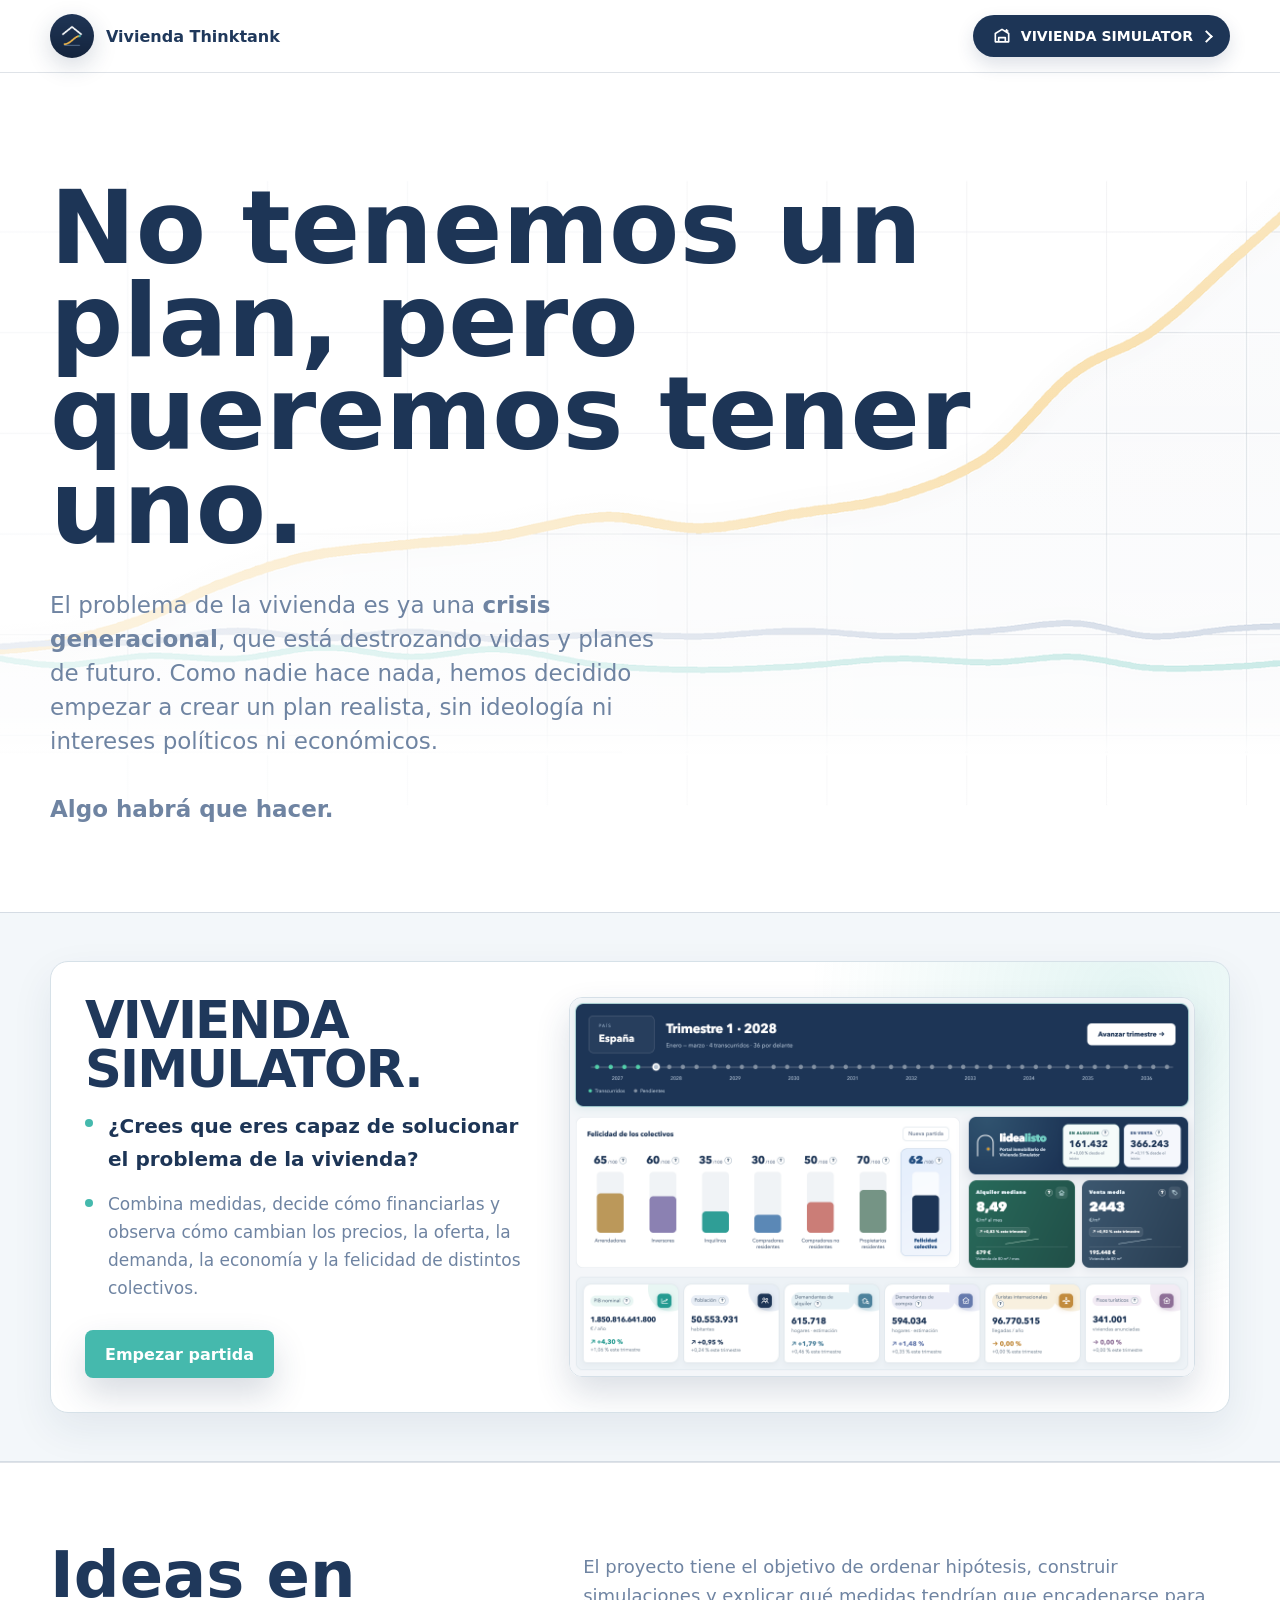
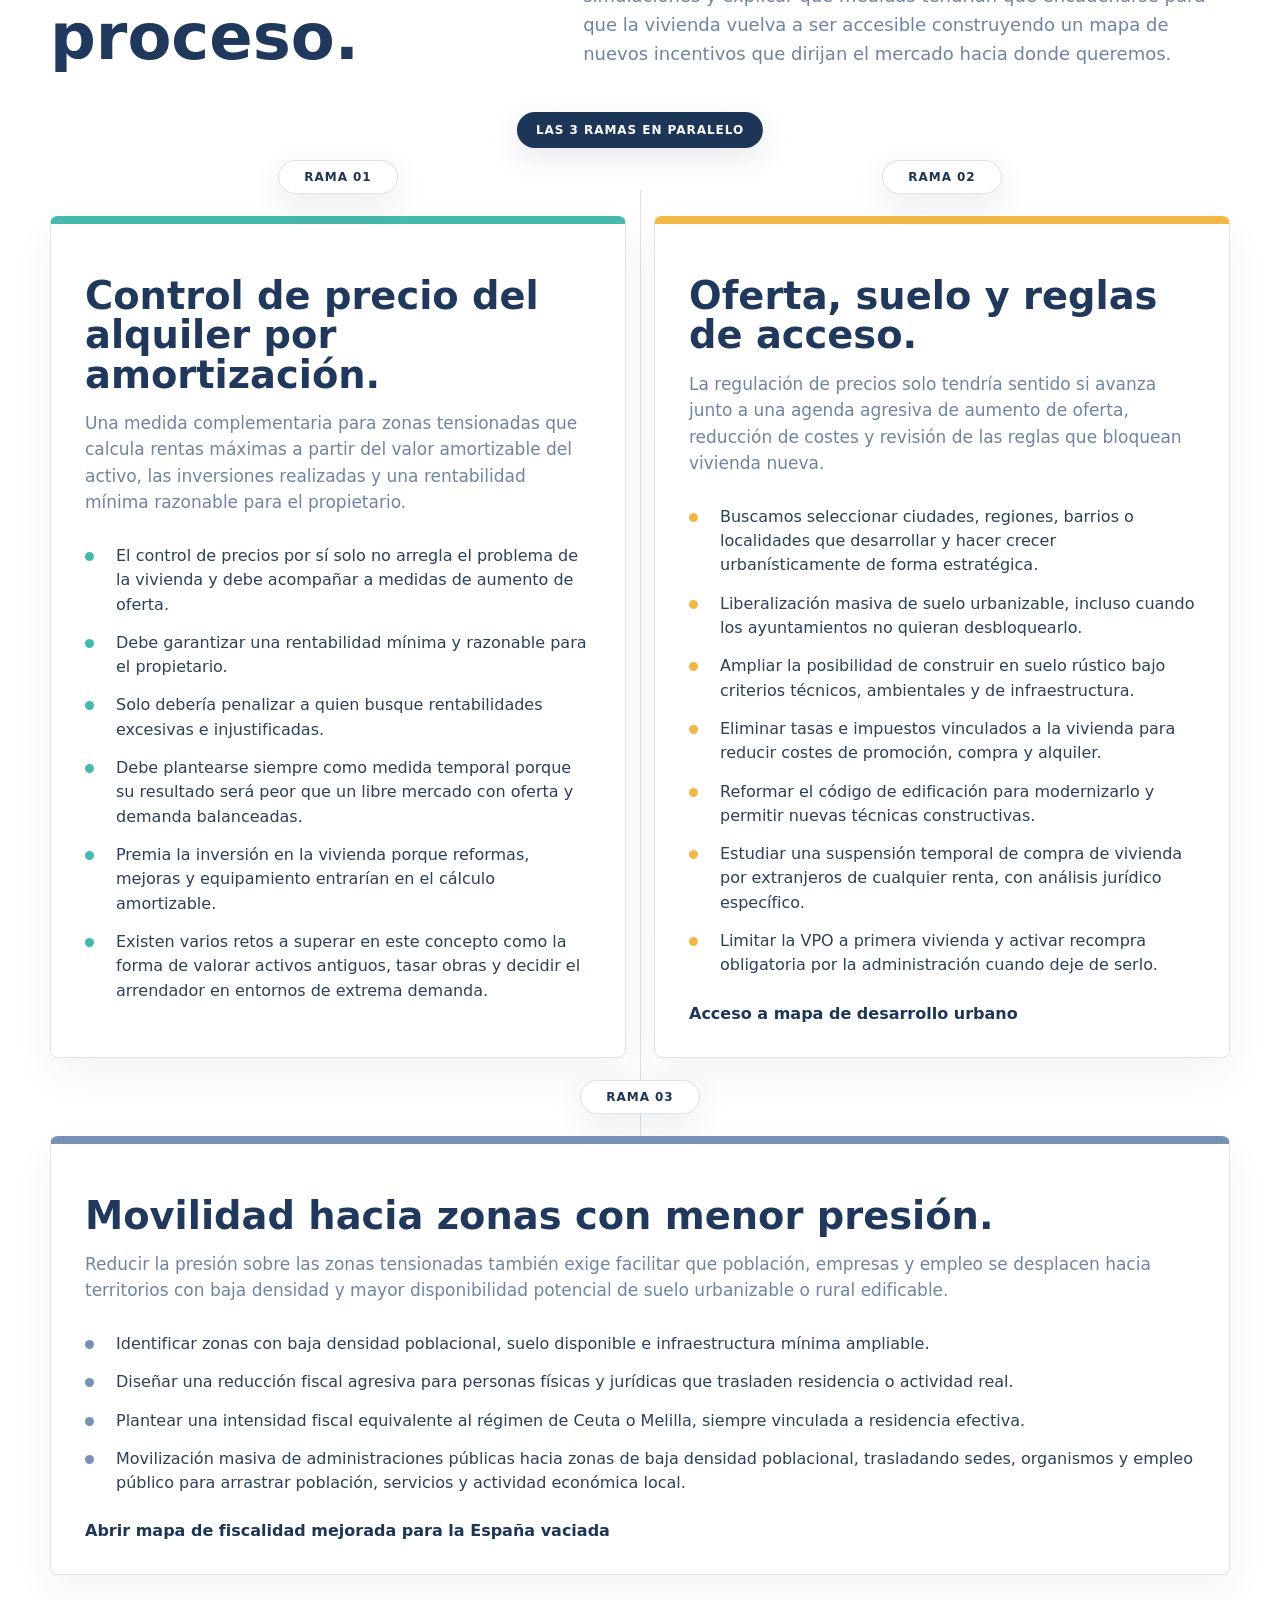
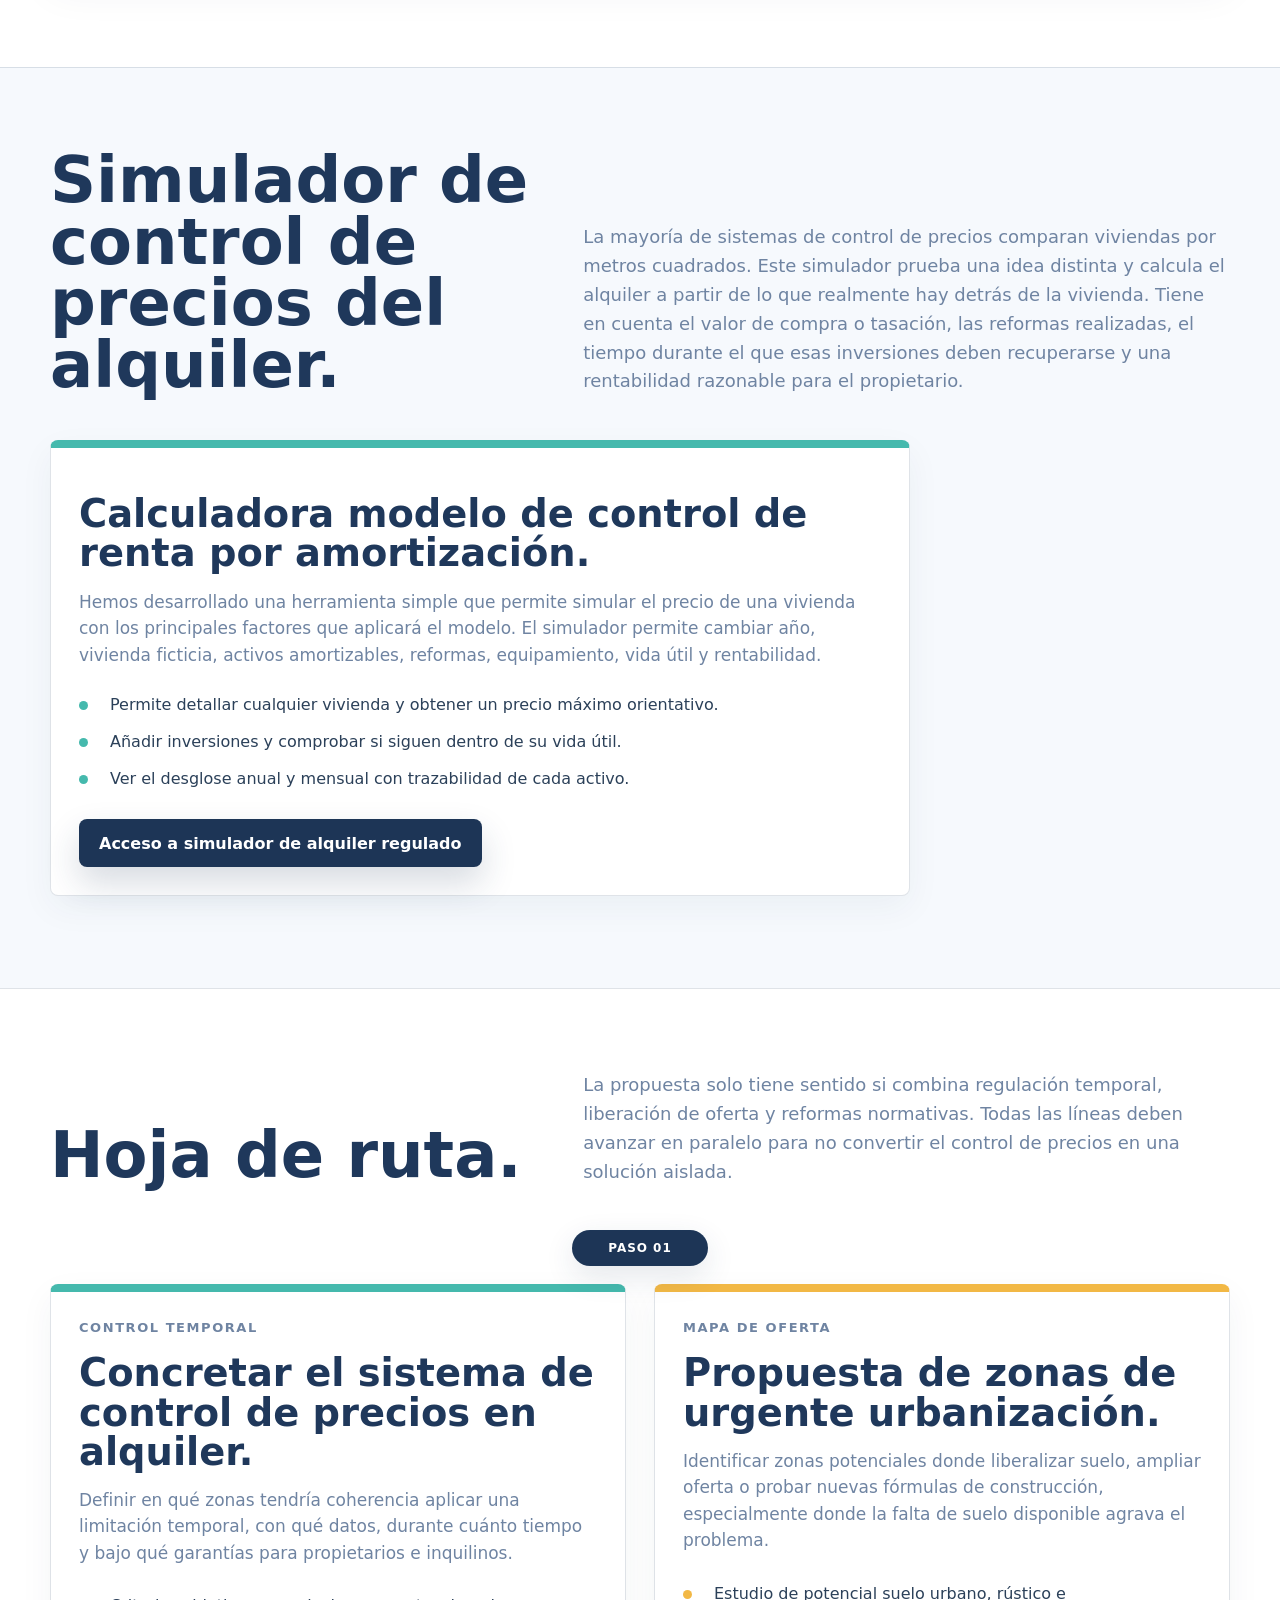
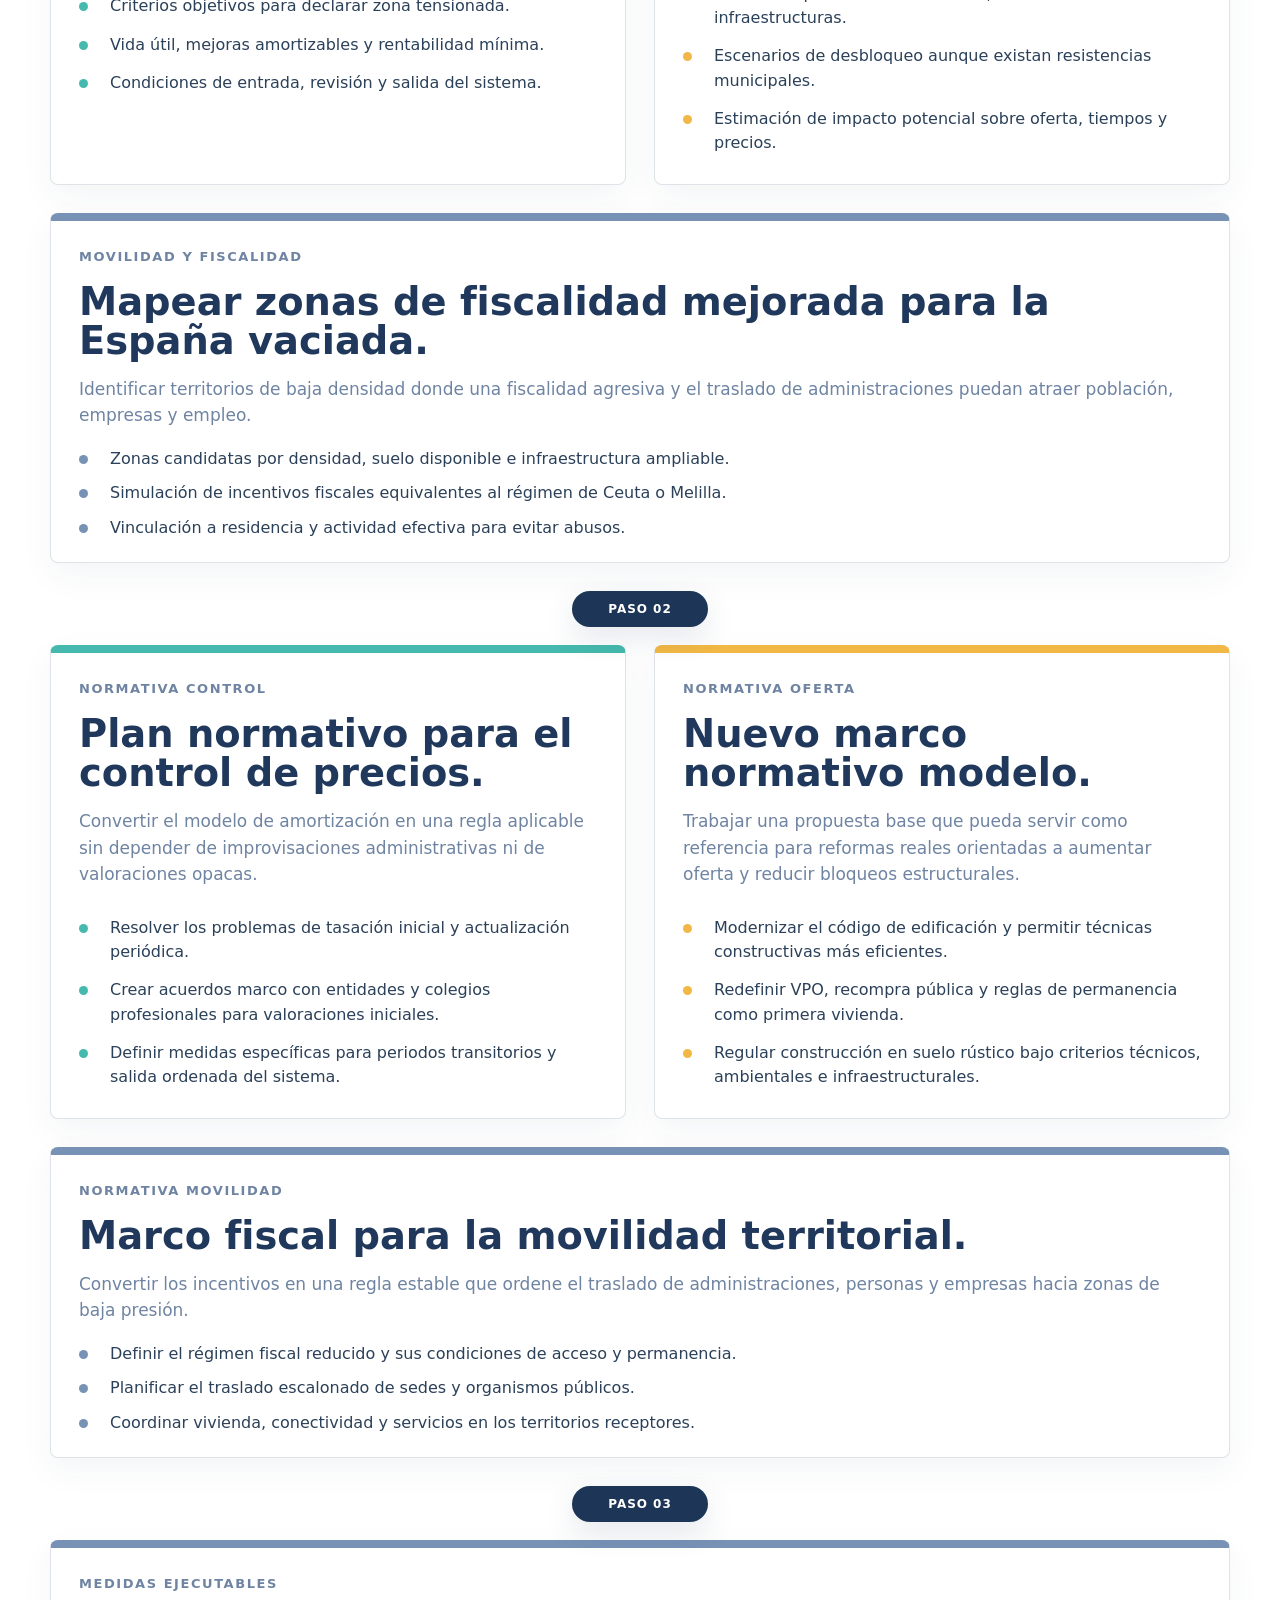
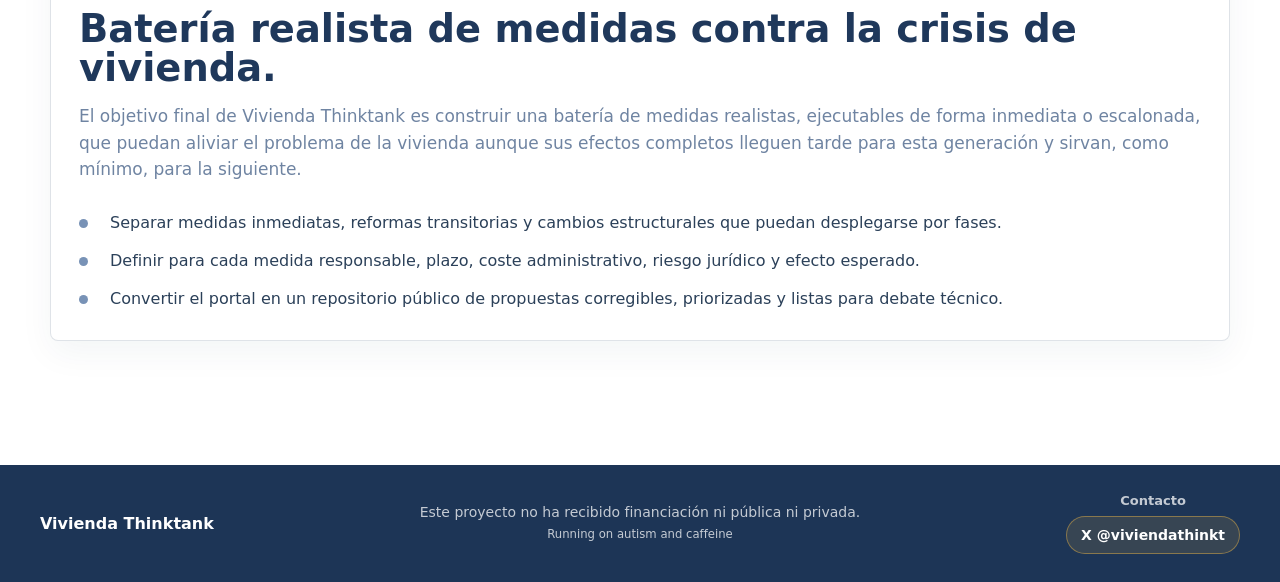
<file: index.html>
<!doctype html>
<html lang="es">
<head>
<link rel="icon" type="image/svg+xml" sizes="any" href="assets/brand/favicon.svg?v=1">
  <meta charset="utf-8">
  <meta name="viewport" content="width=device-width, initial-scale=1">
  <title>Vivienda Thinktank | Algo habrá que hacer </title>
  <style>
    :root {
      --ink: #1f385b;
      --navy: #1d3556;
      --muted: #6f84a2;
      --soft: #f6f9fd;
      --white: #ffffff;
      --teal: #45b9ad;
      --gold: #f2b845;
      --blue: #7892b6;
      --line: rgba(31, 56, 91, 0.14);
      --shadow: 0 24px 70px rgba(31, 56, 91, 0.10);
    }

    * {
      box-sizing: border-box;
    }

    body {
      margin: 0;
      font-family: Avenir Next, Inter, ui-sans-serif, system-ui, -apple-system, BlinkMacSystemFont, "Segoe UI", sans-serif;
      color: var(--ink);
      background: var(--white);
      overflow-x: hidden;
    }

    a {
      color: inherit;
    }

    .shell {
      width: calc(100% - 40px);
      max-width: 1180px;
      margin: 0 auto;
    }

    .topbar {
      position: sticky;
      top: 0;
      z-index: 10;
      border-bottom: 1px solid var(--line);
      background: rgba(255, 255, 255, 0.88);
      backdrop-filter: blur(18px);
    }

    .topbar .shell {
      display: flex;
      align-items: center;
      justify-content: space-between;
      min-height: 72px;
      gap: 24px;
    }

    .brand {
      display: flex;
      align-items: center;
      gap: 12px;
      font-weight: 800;
      letter-spacing: 0;
    }

    .brand-logo {
      width: 44px;
      height: 44px;
      border-radius: 50%;
      object-fit: cover;
      box-shadow: 0 8px 24px rgba(27, 52, 84, 0.18);
    }

    .header-actions {
      display: flex;
      align-items: center;
      justify-content: flex-end;
      flex-wrap: wrap;
      gap: 10px;
      margin-left: auto;
    }

    .header-button {
      display: inline-flex;
      align-items: center;
      justify-content: center;
      gap: 9px;
      min-height: 42px;
      padding: 0 18px;
      border: 1px solid rgba(31, 56, 91, 0.14);
      border-radius: 999px;
      background: var(--navy);
      color: var(--white);
      font-size: 14px;
      font-weight: 800;
      text-decoration: none;
      box-shadow: 0 12px 28px rgba(31, 56, 91, 0.16);
    }

    .header-button::after {
      content: "";
      width: 7px;
      height: 7px;
      border-top: 2px solid currentColor;
      border-right: 2px solid currentColor;
      transform: rotate(45deg);
    }

    .header-button.primary {
      background: var(--navy);
      color: var(--white);
    }

    .header-button.secondary {
      border-color: rgba(69, 185, 173, 0.38);
      background: rgba(69, 185, 173, 0.12);
      color: var(--navy);
      box-shadow: none;
    }

    .header-button.social {
      border-color: rgba(242, 184, 69, 0.46);
      background: rgba(242, 184, 69, 0.14);
      color: var(--navy);
      box-shadow: none;
    }

    .header-button.social::after {
      display: none;
    }

    .header-button.game-entry {
      min-height: 42px;
      border-color: rgba(31, 56, 91, 0.2);
      background: var(--navy);
      box-shadow: 0 8px 18px rgba(31, 56, 91, 0.15);
    }

    .header-button.game-entry svg {
      width: 20px;
      height: 20px;
      fill: none;
      stroke: currentColor;
      stroke-width: 2;
      stroke-linecap: round;
      stroke-linejoin: round;
    }

    .mobile-header-actions {
      display: none;
    }

    .mobile-video-button {
      display: none;
    }

    .hero {
      position: relative;
      overflow: hidden;
      min-height: calc(100vh - 72px);
      display: grid;
      align-items: center;
      padding: 108px 0 86px;
      background:
        linear-gradient(90deg, rgba(255, 255, 255, 0.62) 0%, rgba(255, 255, 255, 0.52) 46%, rgba(255, 255, 255, 0.30) 100%),
        url("assets/landing/fondo-grafica-portada.png") center center / cover no-repeat,
        #ffffff;
    }

    .hero::after {
      content: "";
      position: absolute;
      inset: 0;
      pointer-events: none;
      background:
        linear-gradient(180deg, rgba(255, 255, 255, 0.48), rgba(255, 255, 255, 0.08) 42%, rgba(255, 255, 255, 0.72) 100%);
    }

    .hero-grid {
      position: relative;
      z-index: 1;
      display: grid;
      grid-template-columns: minmax(0, 1fr);
      align-items: center;
    }

    h1 {
      max-width: 1040px;
      margin: 0;
      font-size: clamp(54px, 8vw, 124px);
      line-height: 0.91;
      letter-spacing: 0;
      color: var(--navy);
    }

    .intro {
      max-width: 620px;
      margin: 34px 0 0;
      color: var(--muted);
      font-size: clamp(18px, 2vw, 23px);
      line-height: 1.48;
    }

    .ideas {
      border-top: 1px solid var(--line);
      background: var(--white);
      padding: 82px 0 92px;
    }

    .section-head {
      display: grid;
      grid-template-columns: minmax(0, 0.75fr) minmax(0, 1fr);
      gap: 48px;
      align-items: end;
      margin-bottom: 44px;
    }

    h2 {
      margin: 0;
      font-size: clamp(36px, 5vw, 72px);
      line-height: 0.96;
      letter-spacing: 0;
    }

    .section-head p {
      margin: 0;
      color: var(--muted);
      font-size: 18px;
      line-height: 1.6;
    }

    .parallel {
      position: relative;
      display: grid;
      grid-template-columns: 1fr 1fr;
      gap: 28px;
      align-items: stretch;
      padding-top: 54px;
    }

    .parallel::before {
      content: "";
      position: absolute;
      top: 78px;
      bottom: 40px;
      left: 50%;
      width: 1px;
      background: var(--line);
      z-index: 0;
    }

    .parallel-badge {
      position: absolute;
      top: 0;
      left: 50%;
      z-index: 2;
      transform: translateX(-50%);
      display: inline-flex;
      align-items: center;
      justify-content: center;
      min-width: 136px;
      height: 36px;
      padding: 0 18px;
      border: 1px solid var(--line);
      border-radius: 999px;
      color: var(--white);
      background: var(--navy);
      box-shadow: 0 10px 30px rgba(31, 56, 91, 0.12);
      font-size: 12px;
      font-weight: 850;
      letter-spacing: 0.08em;
      text-transform: uppercase;
    }

    .branch {
      position: relative;
      z-index: 1;
      border: 1px solid var(--line);
      border-top: 8px solid var(--detail-color, var(--navy));
      border-radius: 8px;
      background: #ffffff;
      padding: 34px;
      min-height: 620px;
      box-shadow: 0 16px 40px rgba(27, 52, 84, 0.06);
    }

    .parallel > article:first-of-type {
      --detail-color: var(--teal);
    }

    .parallel > article:last-of-type {
      --detail-color: var(--gold);
    }

    .parallel.three-branches > article:nth-of-type(1) {
      --detail-color: var(--teal);
      grid-column: 1;
      grid-row: 2;
    }

    .parallel.three-branches > article:nth-of-type(2) {
      --detail-color: var(--gold);
      grid-column: 2;
      grid-row: 2;
    }

    .parallel.three-branches > article:nth-of-type(3) {
      --detail-color: var(--blue);
      grid-column: 1 / -1;
      grid-row: 4;
      justify-self: stretch;
      width: 100%;
      max-width: none;
      min-height: auto;
    }

    .branch-break {
      justify-self: center;
      z-index: 2;
      display: inline-flex;
      align-items: center;
      justify-content: center;
      min-width: 120px;
      height: 34px;
      margin: -6px 0 -6px;
      border: 1px solid var(--line);
      border-radius: 999px;
      color: var(--navy);
      background: var(--white);
      box-shadow: 0 10px 30px rgba(31, 56, 91, 0.10);
      font-size: 12px;
      font-weight: 850;
      letter-spacing: 0.08em;
      text-transform: uppercase;
    }

    .branch-break.full {
      grid-column: 1 / -1;
      grid-row: 3;
    }

    .three-branches .branch-break:nth-of-type(2) {
      grid-column: 1;
      grid-row: 1;
    }

    .three-branches .branch-break:nth-of-type(3) {
      grid-column: 2;
      grid-row: 1;
    }

    .branch-number {
      color: var(--muted);
      font-size: 13px;
      font-weight: 850;
      letter-spacing: 0.12em;
      text-transform: uppercase;
    }

    h3 {
      margin: 18px 0 16px;
      font-size: clamp(28px, 3vw, 42px);
      line-height: 1.02;
      letter-spacing: 0;
    }

    .branch-lead {
      margin: 0 0 28px;
      color: var(--muted);
      font-size: 17px;
      line-height: 1.56;
    }

    .points {
      display: grid;
      gap: 14px;
      margin: 0;
      padding: 0;
      list-style: none;
    }

    .points li {
      display: grid;
      grid-template-columns: 18px 1fr;
      gap: 13px;
      color: #2b4059;
      font-size: 16px;
      line-height: 1.52;
    }

    .points li::before {
      content: "";
      width: 9px;
      height: 9px;
      margin-top: 8px;
      border-radius: 50%;
      background: var(--detail-color, var(--blue));
    }

    .simulator {
      border-top: 1px solid var(--line);
      background: var(--soft);
      padding: 82px 0 92px;
    }

    .simulator-grid {
      display: grid;
      grid-template-columns: minmax(0, 1fr);
      gap: 28px;
      align-items: stretch;
    }

    .simulator-panel,
    .roadmap-card {
      border: 1px solid var(--line);
      border-radius: 8px;
      background: var(--white);
      padding: 28px;
      box-shadow: 0 12px 34px rgba(27, 52, 84, 0.05);
    }

    .field-grid {
      display: grid;
      grid-template-columns: 1fr 1fr;
      gap: 16px;
    }

    .field {
      display: grid;
      gap: 8px;
    }

    .field label {
      color: var(--muted);
      font-size: 13px;
      font-weight: 800;
      letter-spacing: 0.04em;
      text-transform: uppercase;
    }

    .field input {
      width: 100%;
      min-height: 48px;
      border: 1px solid var(--line);
      border-radius: 8px;
      padding: 0 14px;
      color: var(--ink);
      background: #fbfdff;
      font: inherit;
      font-size: 16px;
      font-weight: 700;
    }

    .preview-panel {
      border-top: 8px solid var(--teal);
      max-width: 860px;
    }

    .game-showcase {
      border-top: 1px solid var(--line);
      border-bottom: 1px solid var(--line);
      padding: 48px 0;
      background: #f3f7fa;
    }

    .game-showcase-panel {
      display: grid;
      grid-template-columns: minmax(0, .9fr) minmax(420px, 1.25fr);
      gap: 34px;
      align-items: center;
      overflow: hidden;
      border: 1px solid #d6e1e8;
      border-radius: 18px;
      padding: 34px;
      background:
        radial-gradient(circle at 92% 8%, rgba(69, 185, 173, 0.15), transparent 28%),
        var(--white);
      box-shadow: 0 16px 42px rgba(31, 56, 91, 0.08);
    }

    .game-showcase-copy h2 {
      margin: 0 0 16px;
      font-size: clamp(34px, 4vw, 54px);
      letter-spacing: -1.8px;
    }

    .game-showcase-points {
      display: grid;
      gap: 14px;
      margin: 0;
      padding: 0;
      list-style: none;
    }

    .game-showcase-points li {
      display: grid;
      grid-template-columns: 11px 1fr;
      gap: 12px;
      color: var(--muted);
      font-size: 17px;
      line-height: 1.65;
    }

    .game-showcase-points li:before {
      content: '';
      width: 8px;
      height: 8px;
      margin-top: 9px;
      border-radius: 50%;
      background: var(--teal);
    }

    .game-showcase-points li:first-child {
      color: var(--navy);
      font-size: 20px;
      font-weight: 850;
    }

    .game-showcase .cta-link {
      background: var(--teal);
    }

    .game-showcase-image {
      width: 100%;
      height: auto;
      border: 1px solid #d5dfe7;
      border-radius: 13px;
      object-fit: cover;
      object-position: 50% 15%;
      box-shadow: 0 16px 34px rgba(31, 56, 91, 0.16);
    }

    .preview-copy {
      margin: 0 0 24px;
      color: var(--muted);
      font-size: 17px;
      line-height: 1.58;
    }

    .preview-list {
      display: grid;
      gap: 13px;
      margin: 0;
      padding: 0;
      list-style: none;
    }

    .preview-list li {
      display: grid;
      grid-template-columns: 18px 1fr;
      gap: 13px;
      color: #2b4059;
      font-size: 16px;
      line-height: 1.5;
    }

    .preview-list li::before {
      content: "";
      width: 9px;
      height: 9px;
      margin-top: 8px;
      border-radius: 50%;
      background: var(--teal);
    }

    .cta-link {
      display: inline-flex;
      align-items: center;
      justify-content: center;
      min-height: 48px;
      margin-top: 28px;
      border-radius: 8px;
      padding: 0 20px;
      color: var(--white);
      background: var(--navy);
      font-weight: 850;
      text-decoration: none;
      box-shadow: 0 16px 34px rgba(31, 56, 91, 0.18);
    }

    .branch-link {
      display: inline-flex;
      margin-top: 26px;
      color: var(--navy);
      font-weight: 850;
      text-decoration: none;
    }

    .roadmap {
      border-top: 1px solid var(--line);
      background: var(--white);
      padding: 82px 0 92px;
    }

    .roadmap-card {
      border-top: 8px solid var(--detail-color, var(--navy));
      min-height: 380px;
    }

    .roadmap-card.roadmap-wide {
      align-self: start;
      height: fit-content;
      min-height: 0;
      padding-bottom: 22px;
    }

    .roadmap-card.roadmap-wide .branch-lead {
      margin-bottom: 18px;
    }

    .roadmap-card.roadmap-wide .points {
      gap: 10px;
    }

    @media (min-width: 881px) {
      .roadmap .parallel::before {
        display: none;
      }
    }

    .roadmap-card[id] {
      scroll-margin-top: 96px;
    }

    .roadmap-phase {
      margin-top: 28px;
    }

    .roadmap-single {
      grid-template-columns: minmax(0, 1fr);
    }

    .roadmap-single > article:first-of-type {
      --detail-color: var(--blue);
    }

    .roadmap-single::before {
      display: none;
    }

    .roadmap-single .roadmap-card {
      min-height: auto;
    }

    .footer {
      border-top: 1px solid var(--line);
      background: var(--navy);
      color: var(--white);
      padding: 28px 0;
    }

    .footer .shell {
      display: flex;
      align-items: center;
      justify-content: space-between;
      gap: 24px;
      flex-wrap: wrap;
    }

    .footer strong {
      font-size: 16px;
    }

    .footer-note {
      color: rgba(255, 255, 255, 0.74);
      font-size: 14px;
      line-height: 1.45;
      text-align: center;
    }

    .footer-contact {
      display: flex;
      flex-direction: column;
      align-items: center;
      gap: 8px;
    }

    .footer-contact-title {
      color: rgba(255, 255, 255, 0.74);
      font-size: 13px;
      font-weight: 850;
    }

    .footer-link {
      display: inline-flex;
      align-items: center;
      justify-content: center;
      min-height: 38px;
      padding: 0 14px;
      border: 1px solid rgba(242, 184, 69, 0.44);
      border-radius: 999px;
      background: rgba(242, 184, 69, 0.12);
      color: var(--white);
      font-size: 14px;
      font-weight: 850;
      text-decoration: none;
      white-space: nowrap;
    }

    @media (max-width: 880px) {
      .shell {
        width: calc(100% - 28px);
        max-width: 1180px;
      }

      .topbar .shell {
        align-items: center;
        gap: 16px;
      }

      .mobile-video-button {
        display: inline-flex;
        flex-direction: column;
        align-items: center;
        justify-content: center;
        flex: 0 0 auto;
        gap: 2px;
        min-width: 74px;
        min-height: 39px;
        padding: 4px 7px;
        border: 1px solid #efb6bb;
        border-radius: 10px;
        background: rgba(255, 255, 255, 0.94);
        color: #9f3a44;
        text-decoration: none;
        box-shadow: 0 8px 18px rgba(31, 56, 91, 0.08);
      }

      .mobile-header-actions {
        display: flex;
        align-items: stretch;
        gap: 6px;
        margin-left: auto;
      }

      .mobile-header-actions .mobile-video-button,
      .mobile-game-button {
        min-width: 62px;
        min-height: 42px;
      }

      .mobile-game-button {
        display: inline-flex;
        align-items: center;
        justify-content: center;
        min-width: 88px;
        gap: 0;
        border: 1px solid #8bbdb6;
        border-radius: 10px;
        padding: 5px 8px;
        background: var(--navy);
        color: var(--white);
        font-size: 9px;
        font-weight: 900;
        line-height: 1.15;
        text-decoration: none;
        text-transform: uppercase;
        box-shadow: 0 8px 18px rgba(31, 56, 91, 0.16);
      }

      .mobile-video-button svg {
        width: 15px;
        height: 15px;
        fill: currentColor;
      }

      .mobile-video-button span {
        display: block;
        color: #9f3a44;
        font-size: 8px;
        font-weight: 900;
        line-height: 0.95;
        letter-spacing: 0;
        text-transform: uppercase;
      }

      .hero {
        min-height: auto;
        padding: 72px 0 56px;
        background:
          linear-gradient(180deg, rgba(255, 255, 255, 0.78) 0%, rgba(255, 255, 255, 0.52) 48%, rgba(255, 255, 255, 0.82) 100%),
          url("assets/landing/fondo-grafica-portada.png") 78% center / auto 100% no-repeat,
          #ffffff;
      }

      .simulator {
        padding-bottom: 44px;
      }

      .roadmap {
        padding-top: 56px;
      }

      .hero-grid,
      .section-head,
      .parallel,
      .simulator-grid,
      .field-grid {
        grid-template-columns: 1fr;
      }

      .game-showcase {
        padding: 24px 0;
      }

      .game-showcase-panel {
        grid-template-columns: 1fr;
        gap: 24px;
        padding: 24px;
      }

      .parallel-badge {
        position: static;
        transform: none;
        justify-self: start;
        margin-bottom: 2px;
      }

      .branch-break {
        grid-column: auto !important;
        grid-row: auto !important;
        justify-self: start;
        margin: 0 0 0 -16px;
        box-shadow: 0 0 0 6px var(--white);
      }

      .parallel.three-branches > article {
        grid-column: auto !important;
        grid-row: auto !important;
      }

      .parallel {
        gap: 16px;
        padding-top: 0;
        padding-left: 24px;
      }

      .parallel::before {
        top: 48px;
        bottom: 12px;
        left: 8px;
        width: 3px;
        border-radius: 999px;
        background: linear-gradient(180deg, var(--teal), var(--gold));
      }

      .parallel > article {
        position: relative;
      }

      .parallel > article::before {
        content: "";
        position: absolute;
        top: 30px;
        left: -23px;
        width: 13px;
        height: 13px;
        border-radius: 50%;
        background: var(--detail-color, var(--navy));
        box-shadow: 0 0 0 5px var(--white);
      }

      .roadmap-single {
        padding-left: 0;
      }

      .roadmap-single::before,
      .roadmap-single > article::before {
        display: none;
      }

      .branch {
        min-height: auto;
        padding: 26px;
      }

      .footer .shell {
        align-items: flex-start;
        flex-direction: column;
      }

      .footer-contact {
        align-items: flex-start;
      }

    }

    @media (max-width: 640px) {
      .topbar .shell {
        align-items: flex-start;
        flex-direction: column;
        padding: 12px 0;
      }

      .header-actions {
        width: 100%;
        justify-content: flex-start;
        margin-left: 0;
      }

      .header-button {
        width: 100%;
        max-width: 100%;
        justify-content: space-between;
      }
    }

    @media (max-width: 520px) {
      .brand {
        gap: 10px;
      }

      .brand span {
        max-width: 116px;
        line-height: 1.05;
      }

      .header-button {
        min-height: 40px;
        padding: 0 14px;
      }

      h1 {
        width: 100%;
        max-width: 100%;
        font-size: clamp(38px, 11.2vw, 46px);
        line-height: 1;
        overflow-wrap: break-word;
      }

      .intro,
      .section-head p,
      .branch-lead,
      .preview-copy {
        width: 100%;
        max-width: 100%;
        font-size: 16px;
        overflow-wrap: break-word;
      }

      h2 {
        font-size: clamp(32px, 10vw, 42px);
        line-height: 1;
        overflow-wrap: break-word;
      }

      h3 {
        font-size: clamp(26px, 8vw, 34px);
        overflow-wrap: break-word;
      }
    }
  </style>

<link rel="stylesheet" href="assets/shared-footer.css">
<link rel="stylesheet" href="assets/mobile-app-nav.css?v=shared-nav-3">
</head>
<body>
  <header class="topbar">
    <div class="shell">
      <div class="brand">
        <img class="brand-logo" src="assets/brand/vivienda-thinktank-logo-final.png" alt="">
        <span>Vivienda Thinktank</span>
      </div>
      <div class="header-actions">
        <a class="header-button game-entry" href="vivienda_simulator.html"><svg viewBox="0 0 24 24" aria-hidden="true"><path d="M4 19V9l8-5 8 5v10M8 19v-5h8v5M4 19h16M17.5 4.5v3M16 6h3"/></svg>VIVIENDA SIMULATOR</a>
      </div>
      <div class="mobile-header-actions">
        <a class="mobile-video-button" href="https://youtube.com/shorts/DYsJg4EVJuY" target="_blank" rel="noreferrer" aria-label="Ver video explicativo en YouTube">
          <span>Mucho texto</span><span>TDAH</span>
          <svg viewBox="0 0 24 24" aria-hidden="true" focusable="false"><path d="M21.6 7.2c-.2-.9-.9-1.6-1.8-1.8C18.2 5 12 5 12 5s-6.2 0-7.8.4c-.9.2-1.6.9-1.8 1.8C2 8.8 2 12 2 12s0 3.2.4 4.8c.2.9.9 1.6 1.8 1.8 1.6.4 7.8.4 7.8.4s6.2 0 7.8-.4c.9-.2 1.6-.9 1.8-1.8.4-1.6.4-4.8.4-4.8s0-3.2-.4-4.8ZM10 14.9V9.1l5.2 2.9L10 14.9Z"></path></svg>
        </a>
        <a class="mobile-game-button" href="vivienda_simulator.html" aria-label="Abrir Vivienda Simulator">Vivienda Simulator</a>
      </div>
    </div>
  </header>

  <main>
    <section class="hero">
      <div class="shell hero-grid">
        <div>
          <h1>No tenemos un plan, pero queremos tener uno.</h1>
          <p class="intro">
            El problema de la vivienda es ya una <b>crisis generacional</b>, que está destrozando vidas y planes
            de futuro. Como nadie hace nada, hemos decidido empezar a crear un plan realista, sin ideología
            ni intereses políticos ni económicos.
            <br><br>
            <strong>Algo habrá que hacer.</strong>
          </p>
        </div>
      </div>
    </section>

    <section class="game-showcase" aria-labelledby="vivienda-simulator-title">
      <div class="shell">
        <article class="game-showcase-panel">
          <div class="game-showcase-copy">
            <h2 id="vivienda-simulator-title">VIVIENDA SIMULATOR.</h2>
            <ul class="game-showcase-points"><li>¿Crees que eres capaz de solucionar el problema de la vivienda?</li><li>Combina medidas, decide cómo financiarlas y observa cómo cambian los precios, la oferta, la demanda, la economía y la felicidad de distintos colectivos.</li></ul>
            <a class="cta-link" href="vivienda_simulator.html">Empezar partida</a>
          </div>
          <img class="game-showcase-image" src="vivienda_simulator_nacional.png?v=20261003-actual" alt="Captura actual de Vivienda Simulator: cronograma, felicidad, anuncios, precios y variables nacionales">
        </article>
      </div>
    </section>

    <section class="ideas" id="ideas">
      <div class="shell">
        <div class="section-head">
          <h2>Ideas en proceso.</h2>
          <p>
            El proyecto tiene el objetivo de ordenar hipótesis, construir simulaciones y explicar qué medidas
            tendrían que encadenarse para que la vivienda vuelva a ser accesible construyendo un mapa de nuevos
            incentivos que dirijan el mercado hacia donde queremos.
          </p>
        </div>

        <div class="parallel three-branches">
          <div class="parallel-badge">Las 3 ramas en paralelo</div>

          <div class="branch-break">Rama 01</div>

          <article class="branch">
            <h3>Control de precio del alquiler por amortización.</h3>
            <p class="branch-lead">
              Una medida complementaria para zonas tensionadas que calcula rentas máximas a partir del valor
              amortizable del activo, las inversiones realizadas y una rentabilidad mínima razonable para el
              propietario.
            </p>

            <ul class="points">
              <li>El control de precios por sí solo no arregla el problema de la vivienda y debe acompañar a medidas de aumento de oferta.</li>
              <li>Debe garantizar una rentabilidad mínima y razonable para el propietario.</li>
              <li>Solo debería penalizar a quien busque rentabilidades excesivas e injustificadas.</li>
              <li>Debe plantearse siempre como medida temporal porque su resultado será peor que un libre mercado con oferta y demanda balanceadas.</li>
              <li>Premia la inversión en la vivienda porque reformas, mejoras y equipamiento entrarían en el cálculo amortizable.</li>
              <li>Existen varios retos a superar en este concepto como la forma de valorar activos antiguos, tasar obras y decidir el arrendador en entornos de extrema demanda.</li>
            </ul>
          </article>

          <div class="branch-break">Rama 02</div>

          <article class="branch">
            <h3>Oferta, suelo y reglas de acceso.</h3>
            <p class="branch-lead">
              La regulación de precios solo tendría sentido si avanza junto a una agenda agresiva de aumento de oferta,
              reducción de costes y revisión de las reglas que bloquean vivienda nueva.
            </p>

            <ul class="points">
              <li>Buscamos seleccionar ciudades, regiones, barrios o localidades que desarrollar y hacer crecer urbanísticamente de forma estratégica.</li>
              <li>Liberalización masiva de suelo urbanizable, incluso cuando los ayuntamientos no quieran desbloquearlo.</li>
              <li>Ampliar la posibilidad de construir en suelo rústico bajo criterios técnicos, ambientales y de infraestructura.</li>
              <li>Eliminar tasas e impuestos vinculados a la vivienda para reducir costes de promoción, compra y alquiler.</li>
              <li>Reformar el código de edificación para modernizarlo y permitir nuevas técnicas constructivas.</li>
              <li>Estudiar una suspensión temporal de compra de vivienda por extranjeros de cualquier renta, con análisis jurídico específico.</li>
              <li>Limitar la VPO a primera vivienda y activar recompra obligatoria por la administración cuando deje de serlo.</li>
            </ul>
            <a class="branch-link" href="mapa_desarrollo_urbano.html">Acceso a mapa de desarrollo urbano</a>
          </article>

          <div class="branch-break full">Rama 03</div>

          <article class="branch">
            <h3>Movilidad hacia zonas con menor presión.</h3>
            <p class="branch-lead">
              Reducir la presión sobre las zonas tensionadas también exige facilitar que población, empresas y empleo
              se desplacen hacia territorios con baja densidad y mayor disponibilidad potencial de suelo urbanizable o
              rural edificable.
            </p>

            <ul class="points">
              <li>Identificar zonas con baja densidad poblacional, suelo disponible e infraestructura mínima ampliable.</li>
              <li>Diseñar una reducción fiscal agresiva para personas físicas y jurídicas que trasladen residencia o actividad real.</li>
              <li>Plantear una intensidad fiscal equivalente al régimen de Ceuta o Melilla, siempre vinculada a residencia efectiva.</li>
              <li>Movilización masiva de administraciones públicas hacia zonas de baja densidad poblacional, trasladando sedes, organismos y empleo público para arrastrar población, servicios y actividad económica local.</li>
            </ul>
            <a class="branch-link" href="mapa_fiscalidad_mejorada.html">Abrir mapa de fiscalidad mejorada para la España vaciada</a>
          </article>
        </div>
      </div>
    </section>

    <section class="simulator" id="simulador">
      <div class="shell">
        <div class="section-head">
          <h2>Simulador de control de precios del alquiler.</h2>
          <p>
            La mayoría de sistemas de control de precios comparan viviendas por metros cuadrados. Este simulador prueba
            una idea distinta y calcula el alquiler a partir de lo que realmente hay detrás de la vivienda. Tiene en cuenta el
            valor de compra o tasación, las reformas realizadas, el tiempo durante el que esas inversiones deben recuperarse
            y una rentabilidad razonable para el propietario.
          </p>
        </div>

        <div class="simulator-grid">
          <article class="simulator-panel preview-panel">
            <h3>Calculadora modelo de control de renta por amortización.</h3>
            <p class="preview-copy">
              Hemos desarrollado una herramienta simple que permite simular el precio de una vivienda con los
              principales factores que aplicará el modelo. El simulador permite cambiar año, vivienda ficticia,
              activos amortizables, reformas, equipamiento, vida útil y rentabilidad.
            </p>
            <ul class="preview-list">
              <li>Permite detallar cualquier vivienda y obtener un precio máximo orientativo.</li>
              <li>Añadir inversiones y comprobar si siguen dentro de su vida útil.</li>
              <li>Ver el desglose anual y mensual con trazabilidad de cada activo.</li>
            </ul>
            <a class="cta-link" href="simulador_total.html">Acceso a simulador de alquiler regulado</a>
          </article>
        </div>
      </div>
    </section>

    <section class="roadmap" id="hoja-ruta">
      <div class="shell">
        <div class="section-head">
          <h2>Hoja de ruta.</h2>
          <p>
            La propuesta solo tiene sentido si combina regulación temporal, liberación de oferta y reformas
            normativas. Todas las líneas deben avanzar en paralelo para no convertir el control de precios
            en una solución aislada.
          </p>
        </div>

        <div class="parallel">
          <div class="parallel-badge">Paso 01</div>

          <article class="roadmap-card">
            <div class="branch-number">Control temporal</div>
            <h3>Concretar el sistema de control de precios en alquiler.</h3>
            <p class="branch-lead">
              Definir en qué zonas tendría coherencia aplicar una limitación temporal, con qué datos, durante cuánto
              tiempo y bajo qué garantías para propietarios e inquilinos.
            </p>
            <ul class="points">
              <li>Criterios objetivos para declarar zona tensionada.</li>
              <li>Vida útil, mejoras amortizables y rentabilidad mínima.</li>
              <li>Condiciones de entrada, revisión y salida del sistema.</li>
            </ul>
          </article>

          <article class="roadmap-card" id="mapa-desarrollo-urbano" style="--detail-color: var(--gold);">
            <div class="branch-number">Mapa de oferta</div>
            <h3>Propuesta de zonas de urgente urbanización.</h3>
            <p class="branch-lead">
              Identificar zonas potenciales donde liberalizar suelo, ampliar oferta o probar nuevas fórmulas de
              construcción, especialmente donde la falta de suelo disponible agrava el problema.
            </p>
            <ul class="points">
              <li>Estudio de potencial suelo urbano, rústico e infraestructuras.</li>
              <li>Escenarios de desbloqueo aunque existan resistencias municipales.</li>
              <li>Estimación de impacto potencial sobre oferta, tiempos y precios.</li>
            </ul>
          </article>

          <article class="roadmap-card roadmap-wide" style="grid-column: 1 / -1; --detail-color: var(--blue);">
            <div class="branch-number">Movilidad y fiscalidad</div>
            <h3>Mapear zonas de fiscalidad mejorada para la España vaciada.</h3>
            <p class="branch-lead">
              Identificar territorios de baja densidad donde una fiscalidad agresiva y el traslado de
              administraciones puedan atraer población, empresas y empleo.
            </p>
            <ul class="points">
              <li>Zonas candidatas por densidad, suelo disponible e infraestructura ampliable.</li>
              <li>Simulación de incentivos fiscales equivalentes al régimen de Ceuta o Melilla.</li>
              <li>Vinculación a residencia y actividad efectiva para evitar abusos.</li>
            </ul>
          </article>
        </div>

        <div class="parallel roadmap-phase">
          <div class="parallel-badge">Paso 02</div>

          <article class="roadmap-card">
            <div class="branch-number">Normativa control</div>
            <h3>Plan normativo para el control de precios.</h3>
            <p class="branch-lead">
              Convertir el modelo de amortización en una regla aplicable sin depender de improvisaciones
              administrativas ni de valoraciones opacas.
            </p>
            <ul class="points">
              <li>Resolver los problemas de tasación inicial y actualización periódica.</li>
              <li>Crear acuerdos marco con entidades y colegios profesionales para valoraciones iniciales.</li>
              <li>Definir medidas específicas para periodos transitorios y salida ordenada del sistema.</li>
            </ul>
          </article>

          <article class="roadmap-card" style="--detail-color: var(--gold);">
            <div class="branch-number">Normativa oferta</div>
            <h3>Nuevo marco normativo modelo.</h3>
            <p class="branch-lead">
              Trabajar una propuesta base que pueda servir como referencia para reformas reales orientadas a aumentar
              oferta y reducir bloqueos estructurales.
            </p>
            <ul class="points">
              <li>Modernizar el código de edificación y permitir técnicas constructivas más eficientes.</li>
              <li>Redefinir VPO, recompra pública y reglas de permanencia como primera vivienda.</li>
              <li>Regular construcción en suelo rústico bajo criterios técnicos, ambientales e infraestructurales.</li>
            </ul>
          </article>

          <article class="roadmap-card roadmap-wide" style="grid-column: 1 / -1; --detail-color: var(--blue);">
            <div class="branch-number">Normativa movilidad</div>
            <h3>Marco fiscal para la movilidad territorial.</h3>
            <p class="branch-lead">
              Convertir los incentivos en una regla estable que ordene el traslado de administraciones,
              personas y empresas hacia zonas de baja presión.
            </p>
            <ul class="points">
              <li>Definir el régimen fiscal reducido y sus condiciones de acceso y permanencia.</li>
              <li>Planificar el traslado escalonado de sedes y organismos públicos.</li>
              <li>Coordinar vivienda, conectividad y servicios en los territorios receptores.</li>
            </ul>
          </article>
        </div>

        <div class="parallel roadmap-phase roadmap-single">
          <div class="parallel-badge">Paso 03</div>

          <article class="roadmap-card">
            <div class="branch-number">Medidas ejecutables</div>
            <h3>Batería realista de medidas contra la crisis de vivienda.</h3>
            <p class="branch-lead">
              El objetivo final de Vivienda Thinktank es construir una batería de medidas realistas, ejecutables de
              forma inmediata o escalonada, que puedan aliviar el problema de la vivienda aunque sus efectos completos
              lleguen tarde para esta generación y sirvan, como mínimo, para la siguiente.
            </p>
            <ul class="points">
              <li>Separar medidas inmediatas, reformas transitorias y cambios estructurales que puedan desplegarse por fases.</li>
              <li>Definir para cada medida responsable, plazo, coste administrativo, riesgo jurídico y efecto esperado.</li>
              <li>Convertir el portal en un repositorio público de propuestas corregibles, priorizadas y listas para debate técnico.</li>
            </ul>
          </article>
        </div>
      </div>
    </section>
  </main>

  <footer class="shared-site-footer">
    <div class="shell">
      <a class="footer-brand" href="https://algohabraquehacer.com/"><strong>Vivienda Thinktank</strong></a>
      <span class="footer-note">Este proyecto no ha recibido financiación ni pública ni privada.<br><small>Running on autism and caffeine</small></span>
      <div class="footer-contact">
        <span class="footer-contact-title">Contacto</span>
        <a class="footer-link" href="https://x.com/viviendathinkt" target="_blank" rel="noreferrer">X @viviendathinkt</a>
      </div>
    </div>
  </footer>

<script src="assets/mobile-app-nav.js?v=shared-nav-3"></script>
</body>
</html>
</file>
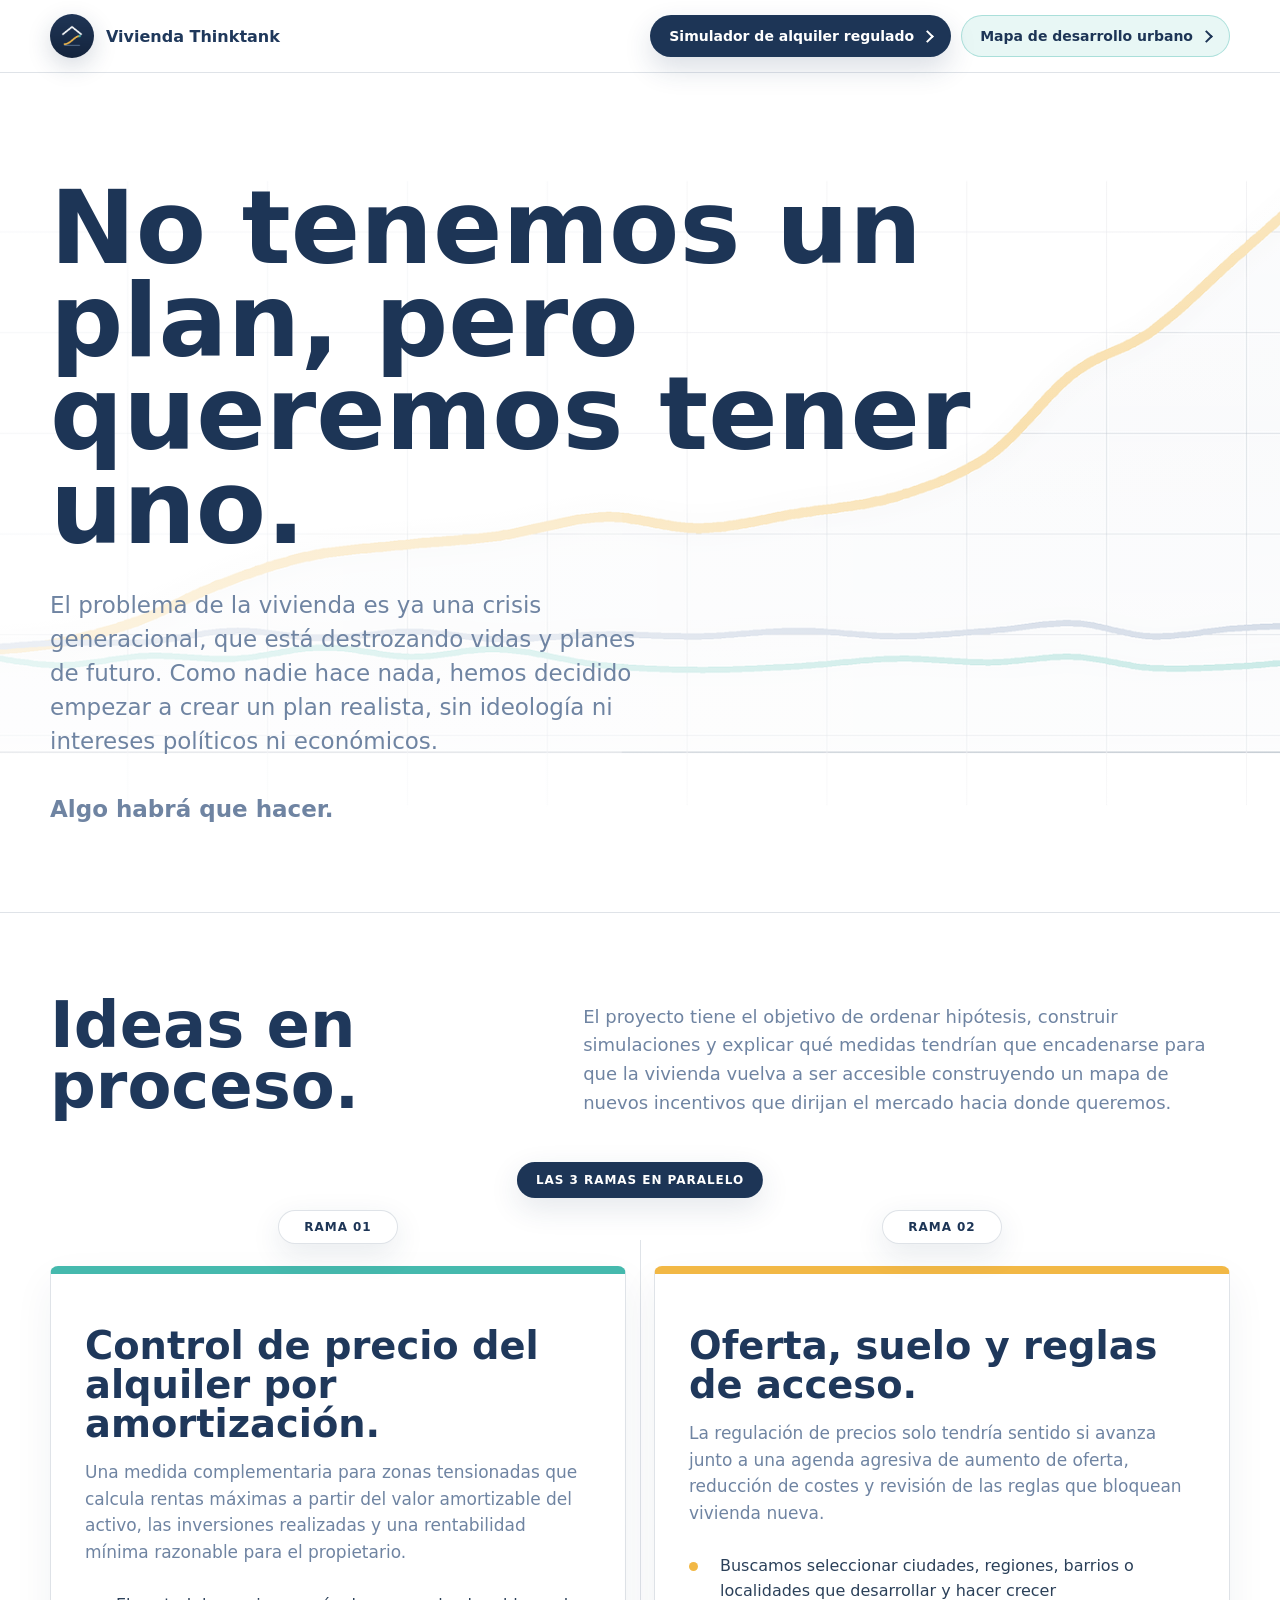
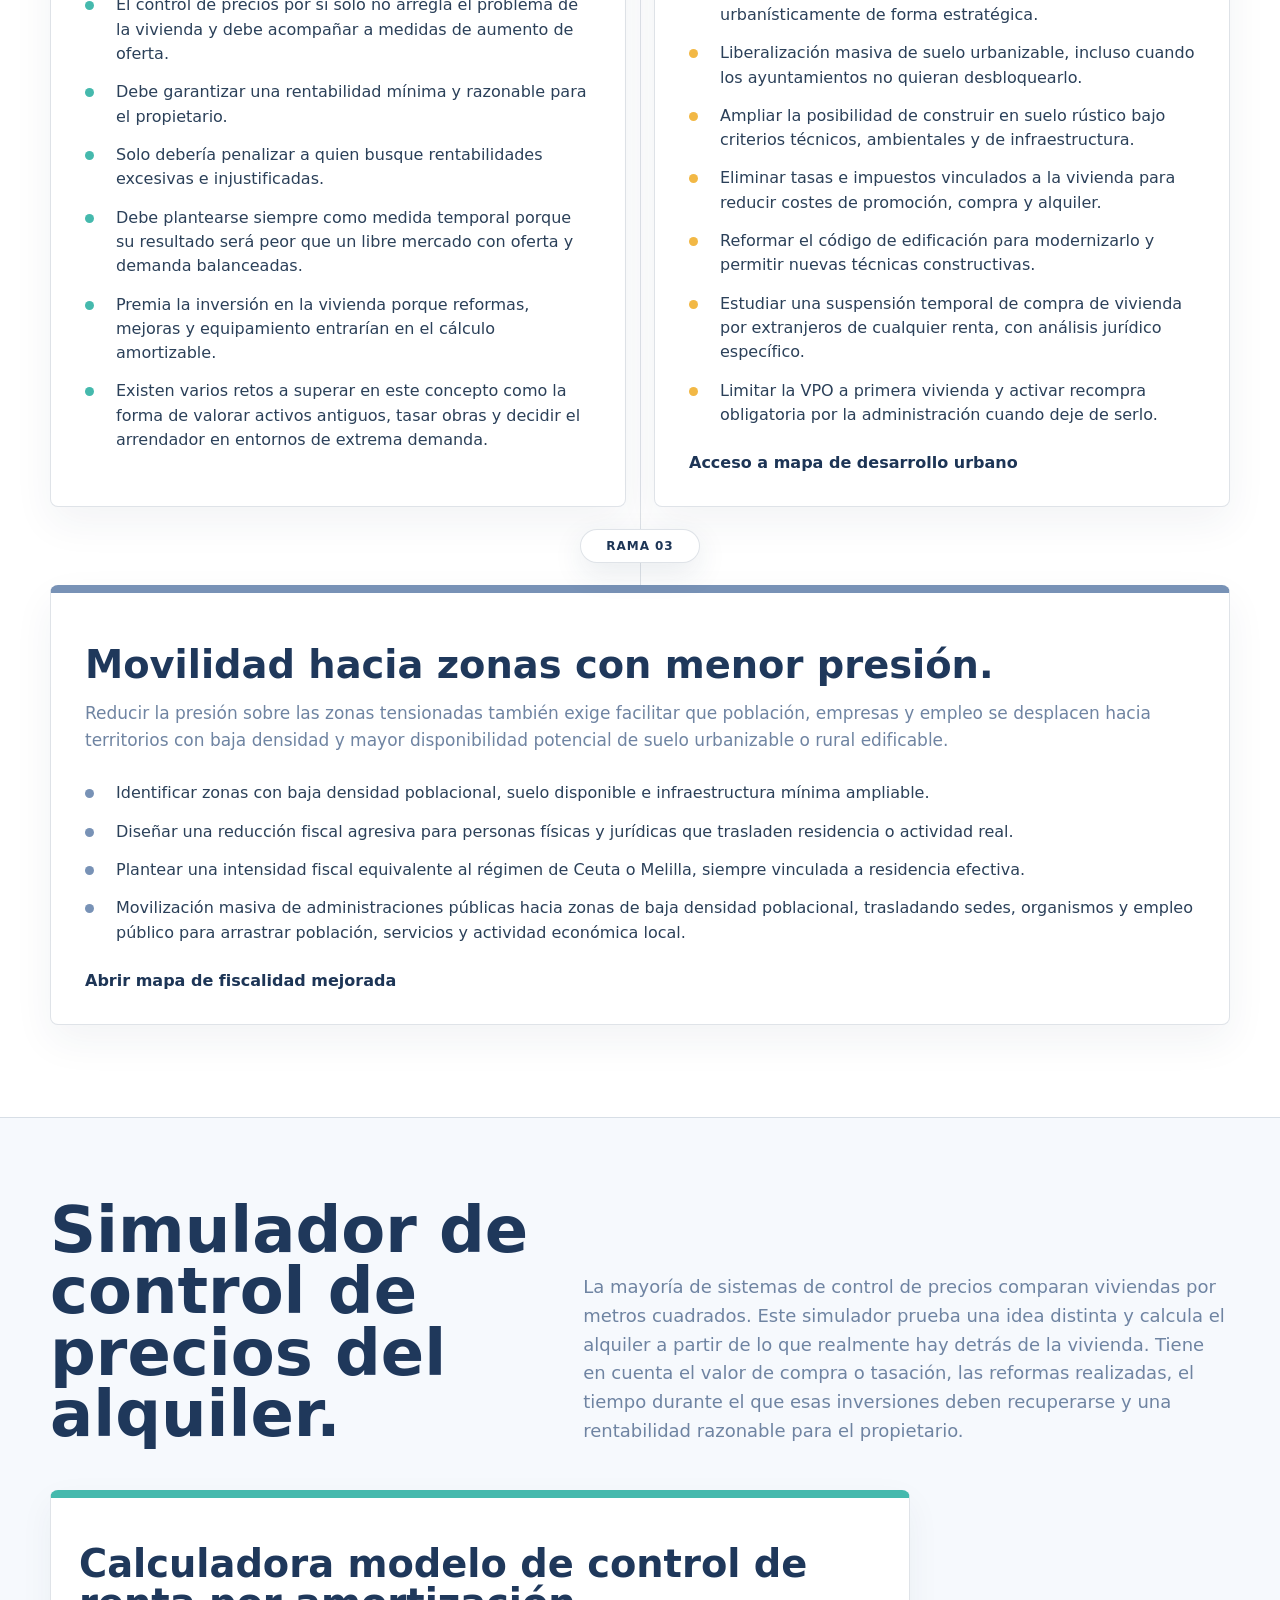
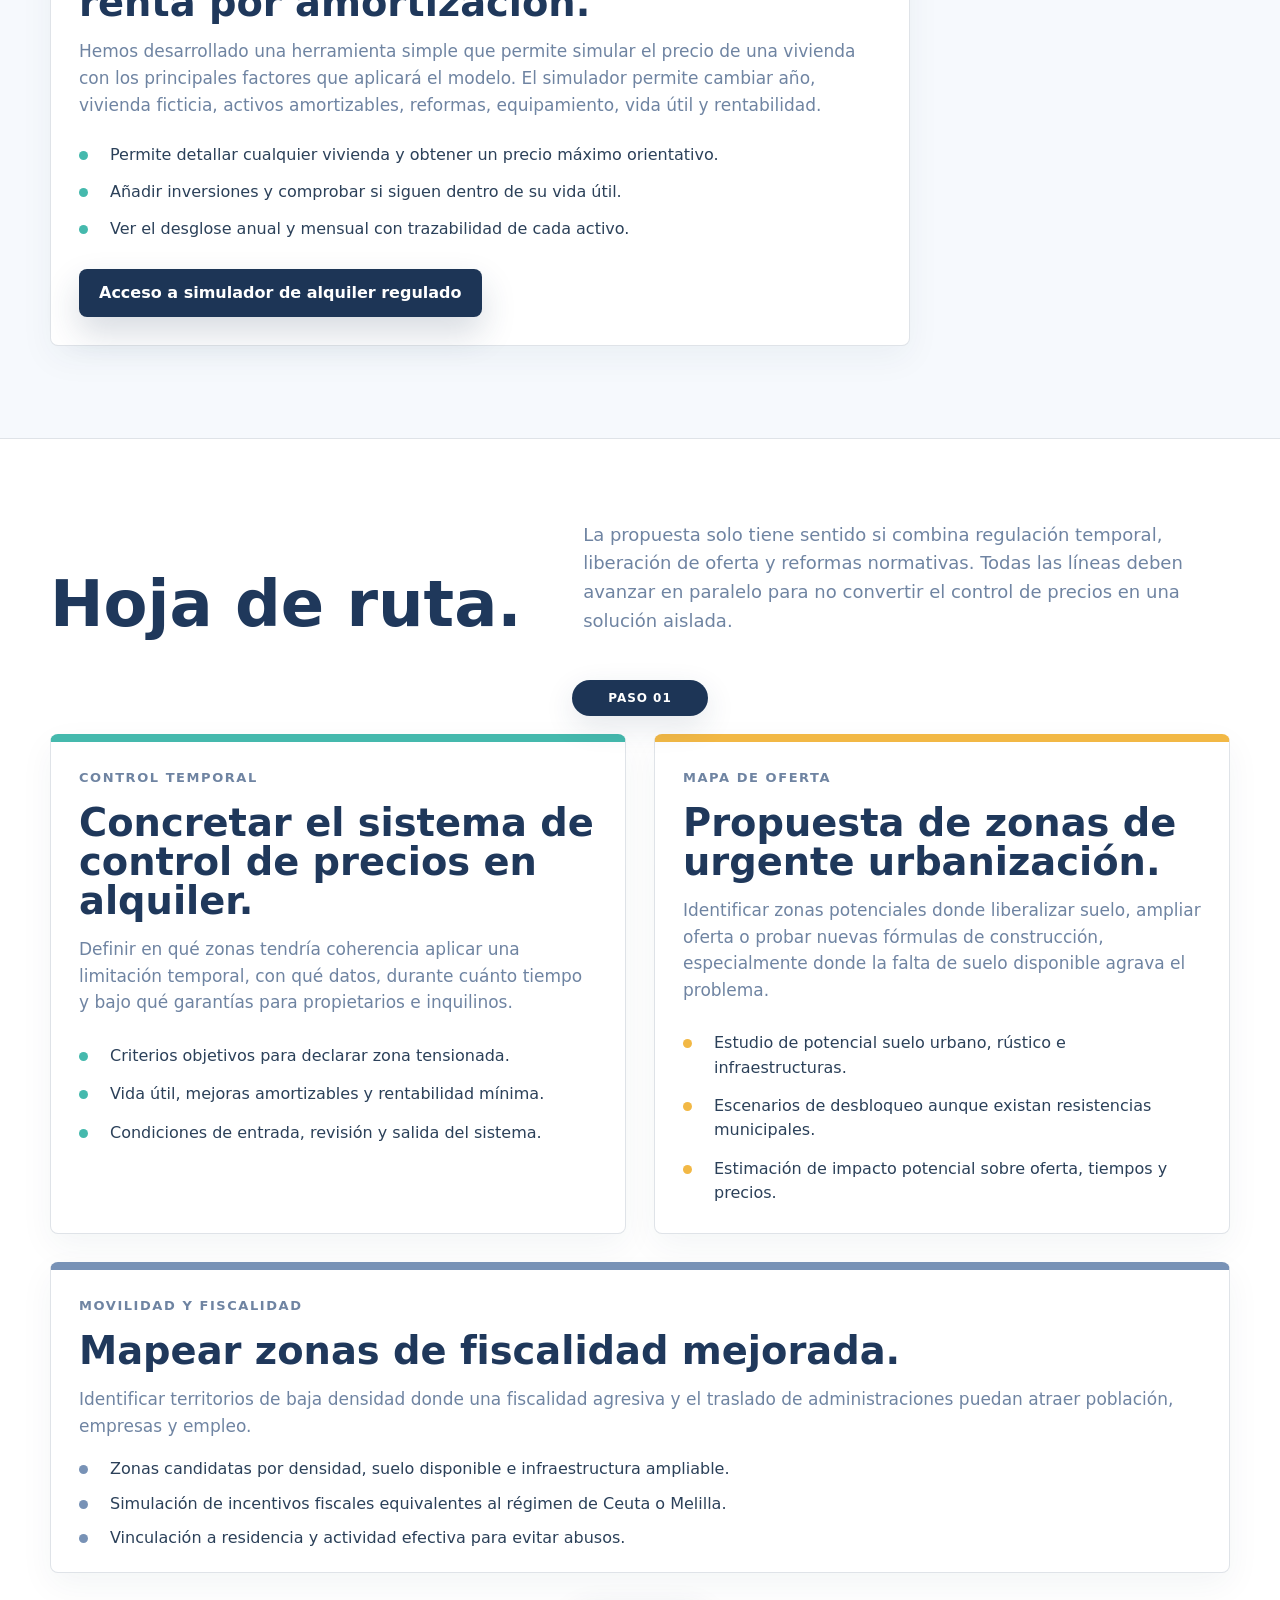
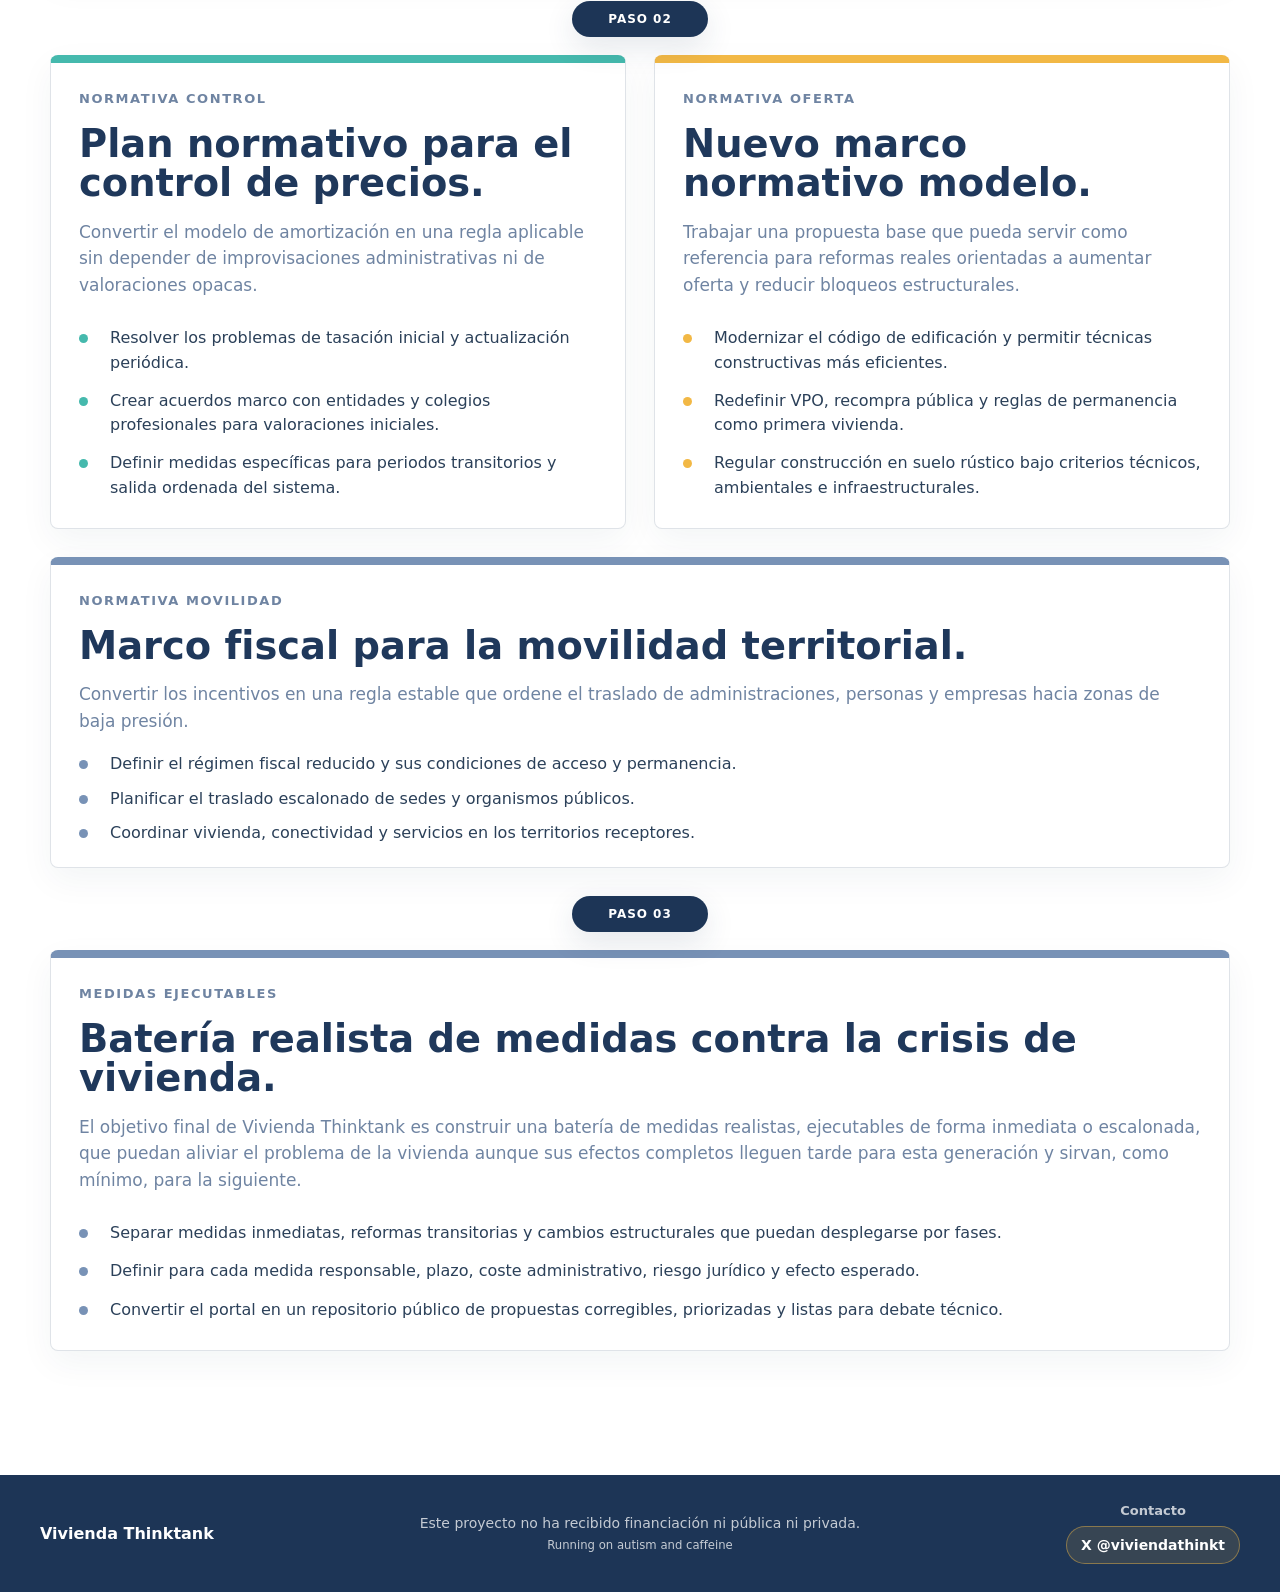
<file: boceto_portal.html>
<!doctype html>
<html lang="es">
<head>
<link rel="icon" type="image/svg+xml" sizes="any" href="assets/brand/favicon.svg?v=1">
  <meta charset="utf-8">
  <meta name="viewport" content="width=device-width, initial-scale=1">
  <title>Vivienda Thinktank | Algo habrá que hacer </title>
  <style>
    :root {
      --ink: #1f385b;
      --navy: #1d3556;
      --muted: #6f84a2;
      --soft: #f6f9fd;
      --white: #ffffff;
      --teal: #45b9ad;
      --gold: #f2b845;
      --blue: #7892b6;
      --line: rgba(31, 56, 91, 0.14);
      --shadow: 0 24px 70px rgba(31, 56, 91, 0.10);
    }

    * {
      box-sizing: border-box;
    }

    body {
      margin: 0;
      font-family: Avenir Next, Inter, ui-sans-serif, system-ui, -apple-system, BlinkMacSystemFont, "Segoe UI", sans-serif;
      color: var(--ink);
      background: var(--white);
      overflow-x: hidden;
    }

    a {
      color: inherit;
    }

    .shell {
      width: calc(100% - 40px);
      max-width: 1180px;
      margin: 0 auto;
    }

    .topbar {
      position: sticky;
      top: 0;
      z-index: 10;
      border-bottom: 1px solid var(--line);
      background: rgba(255, 255, 255, 0.88);
      backdrop-filter: blur(18px);
    }

    .topbar .shell {
      display: flex;
      align-items: center;
      justify-content: space-between;
      min-height: 72px;
      gap: 24px;
    }

    .brand {
      display: flex;
      align-items: center;
      gap: 12px;
      font-weight: 800;
      letter-spacing: 0;
    }

    .brand-logo {
      width: 44px;
      height: 44px;
      border-radius: 50%;
      object-fit: cover;
      box-shadow: 0 8px 24px rgba(27, 52, 84, 0.18);
    }

    .header-actions {
      display: flex;
      align-items: center;
      justify-content: flex-end;
      flex-wrap: wrap;
      gap: 10px;
      margin-left: auto;
    }

    .header-button {
      display: inline-flex;
      align-items: center;
      justify-content: center;
      gap: 9px;
      min-height: 42px;
      padding: 0 18px;
      border: 1px solid rgba(31, 56, 91, 0.14);
      border-radius: 999px;
      background: var(--navy);
      color: var(--white);
      font-size: 14px;
      font-weight: 800;
      text-decoration: none;
      box-shadow: 0 12px 28px rgba(31, 56, 91, 0.16);
    }

    .header-button::after {
      content: "";
      width: 7px;
      height: 7px;
      border-top: 2px solid currentColor;
      border-right: 2px solid currentColor;
      transform: rotate(45deg);
    }

    .header-button.primary {
      background: var(--navy);
      color: var(--white);
    }

    .header-button.secondary {
      border-color: rgba(69, 185, 173, 0.38);
      background: rgba(69, 185, 173, 0.12);
      color: var(--navy);
      box-shadow: none;
    }

    .header-button.social {
      border-color: rgba(242, 184, 69, 0.46);
      background: rgba(242, 184, 69, 0.14);
      color: var(--navy);
      box-shadow: none;
    }

    .header-button.social::after {
      display: none;
    }

    .hero {
      position: relative;
      overflow: hidden;
      min-height: calc(100vh - 72px);
      display: grid;
      align-items: center;
      padding: 108px 0 86px;
      background:
        linear-gradient(90deg, rgba(255, 255, 255, 0.62) 0%, rgba(255, 255, 255, 0.52) 46%, rgba(255, 255, 255, 0.30) 100%),
        url("assets/landing/fondo-grafica-transparente.png") center center / cover no-repeat,
        #ffffff;
    }

    .hero::after {
      content: "";
      position: absolute;
      inset: 0;
      pointer-events: none;
      background:
        linear-gradient(180deg, rgba(255, 255, 255, 0.48), rgba(255, 255, 255, 0.08) 42%, rgba(255, 255, 255, 0.72) 100%);
    }

    .hero-grid {
      position: relative;
      z-index: 1;
      display: grid;
      grid-template-columns: minmax(0, 1fr);
      align-items: center;
    }

    h1 {
      max-width: 1040px;
      margin: 0;
      font-size: clamp(54px, 8vw, 124px);
      line-height: 0.91;
      letter-spacing: 0;
      color: var(--navy);
    }

    .intro {
      max-width: 620px;
      margin: 34px 0 0;
      color: var(--muted);
      font-size: clamp(18px, 2vw, 23px);
      line-height: 1.48;
    }

    .ideas {
      border-top: 1px solid var(--line);
      background: var(--white);
      padding: 82px 0 92px;
    }

    .section-head {
      display: grid;
      grid-template-columns: minmax(0, 0.75fr) minmax(0, 1fr);
      gap: 48px;
      align-items: end;
      margin-bottom: 44px;
    }

    h2 {
      margin: 0;
      font-size: clamp(36px, 5vw, 72px);
      line-height: 0.96;
      letter-spacing: 0;
    }

    .section-head p {
      margin: 0;
      color: var(--muted);
      font-size: 18px;
      line-height: 1.6;
    }

    .parallel {
      position: relative;
      display: grid;
      grid-template-columns: 1fr 1fr;
      gap: 28px;
      align-items: stretch;
      padding-top: 54px;
    }

    .parallel::before {
      content: "";
      position: absolute;
      top: 78px;
      bottom: 40px;
      left: 50%;
      width: 1px;
      background: var(--line);
      z-index: 0;
    }

    .parallel-badge {
      position: absolute;
      top: 0;
      left: 50%;
      z-index: 2;
      transform: translateX(-50%);
      display: inline-flex;
      align-items: center;
      justify-content: center;
      min-width: 136px;
      height: 36px;
      padding: 0 18px;
      border: 1px solid var(--line);
      border-radius: 999px;
      color: var(--white);
      background: var(--navy);
      box-shadow: 0 10px 30px rgba(31, 56, 91, 0.12);
      font-size: 12px;
      font-weight: 850;
      letter-spacing: 0.08em;
      text-transform: uppercase;
    }

    .branch {
      position: relative;
      z-index: 1;
      border: 1px solid var(--line);
      border-top: 8px solid var(--detail-color, var(--navy));
      border-radius: 8px;
      background: #ffffff;
      padding: 34px;
      min-height: 620px;
      box-shadow: 0 16px 40px rgba(27, 52, 84, 0.06);
    }

    .parallel > article:first-of-type {
      --detail-color: var(--teal);
    }

    .parallel > article:last-of-type {
      --detail-color: var(--gold);
    }

    .parallel.three-branches > article:nth-of-type(1) {
      --detail-color: var(--teal);
      grid-column: 1;
      grid-row: 2;
    }

    .parallel.three-branches > article:nth-of-type(2) {
      --detail-color: var(--gold);
      grid-column: 2;
      grid-row: 2;
    }

    .parallel.three-branches > article:nth-of-type(3) {
      --detail-color: var(--blue);
      grid-column: 1 / -1;
      grid-row: 4;
      justify-self: stretch;
      width: 100%;
      max-width: none;
      min-height: auto;
    }

    .branch-break {
      justify-self: center;
      z-index: 2;
      display: inline-flex;
      align-items: center;
      justify-content: center;
      min-width: 120px;
      height: 34px;
      margin: -6px 0 -6px;
      border: 1px solid var(--line);
      border-radius: 999px;
      color: var(--navy);
      background: var(--white);
      box-shadow: 0 10px 30px rgba(31, 56, 91, 0.10);
      font-size: 12px;
      font-weight: 850;
      letter-spacing: 0.08em;
      text-transform: uppercase;
    }

    .branch-break.full {
      grid-column: 1 / -1;
      grid-row: 3;
    }

    .three-branches .branch-break:nth-of-type(2) {
      grid-column: 1;
      grid-row: 1;
    }

    .three-branches .branch-break:nth-of-type(3) {
      grid-column: 2;
      grid-row: 1;
    }

    .branch-number {
      color: var(--muted);
      font-size: 13px;
      font-weight: 850;
      letter-spacing: 0.12em;
      text-transform: uppercase;
    }

    h3 {
      margin: 18px 0 16px;
      font-size: clamp(28px, 3vw, 42px);
      line-height: 1.02;
      letter-spacing: 0;
    }

    .branch-lead {
      margin: 0 0 28px;
      color: var(--muted);
      font-size: 17px;
      line-height: 1.56;
    }

    .points {
      display: grid;
      gap: 14px;
      margin: 0;
      padding: 0;
      list-style: none;
    }

    .points li {
      display: grid;
      grid-template-columns: 18px 1fr;
      gap: 13px;
      color: #2b4059;
      font-size: 16px;
      line-height: 1.52;
    }

    .points li::before {
      content: "";
      width: 9px;
      height: 9px;
      margin-top: 8px;
      border-radius: 50%;
      background: var(--detail-color, var(--blue));
    }

    .simulator {
      border-top: 1px solid var(--line);
      background: var(--soft);
      padding: 82px 0 92px;
    }

    .simulator-grid {
      display: grid;
      grid-template-columns: minmax(0, 1fr);
      gap: 28px;
      align-items: stretch;
    }

    .simulator-panel,
    .roadmap-card {
      border: 1px solid var(--line);
      border-radius: 8px;
      background: var(--white);
      padding: 28px;
      box-shadow: 0 12px 34px rgba(27, 52, 84, 0.05);
    }

    .field-grid {
      display: grid;
      grid-template-columns: 1fr 1fr;
      gap: 16px;
    }

    .field {
      display: grid;
      gap: 8px;
    }

    .field label {
      color: var(--muted);
      font-size: 13px;
      font-weight: 800;
      letter-spacing: 0.04em;
      text-transform: uppercase;
    }

    .field input {
      width: 100%;
      min-height: 48px;
      border: 1px solid var(--line);
      border-radius: 8px;
      padding: 0 14px;
      color: var(--ink);
      background: #fbfdff;
      font: inherit;
      font-size: 16px;
      font-weight: 700;
    }

    .preview-panel {
      border-top: 8px solid var(--teal);
      max-width: 860px;
    }

    .preview-copy {
      margin: 0 0 24px;
      color: var(--muted);
      font-size: 17px;
      line-height: 1.58;
    }

    .preview-list {
      display: grid;
      gap: 13px;
      margin: 0;
      padding: 0;
      list-style: none;
    }

    .preview-list li {
      display: grid;
      grid-template-columns: 18px 1fr;
      gap: 13px;
      color: #2b4059;
      font-size: 16px;
      line-height: 1.5;
    }

    .preview-list li::before {
      content: "";
      width: 9px;
      height: 9px;
      margin-top: 8px;
      border-radius: 50%;
      background: var(--teal);
    }

    .cta-link {
      display: inline-flex;
      align-items: center;
      justify-content: center;
      min-height: 48px;
      margin-top: 28px;
      border-radius: 8px;
      padding: 0 20px;
      color: var(--white);
      background: var(--navy);
      font-weight: 850;
      text-decoration: none;
      box-shadow: 0 16px 34px rgba(31, 56, 91, 0.18);
    }

    .branch-link {
      display: inline-flex;
      margin-top: 26px;
      color: var(--navy);
      font-weight: 850;
      text-decoration: none;
    }

    .roadmap {
      border-top: 1px solid var(--line);
      background: var(--white);
      padding: 82px 0 92px;
    }

    .roadmap-card {
      border-top: 8px solid var(--detail-color, var(--navy));
      min-height: 380px;
    }

    .roadmap-card.roadmap-wide {
      align-self: start;
      height: fit-content;
      min-height: 0;
      padding-bottom: 22px;
    }

    .roadmap-card.roadmap-wide .branch-lead {
      margin-bottom: 18px;
    }

    .roadmap-card.roadmap-wide .points {
      gap: 10px;
    }

    @media (min-width: 881px) {
      .roadmap .parallel::before {
        display: none;
      }
    }

    .roadmap-card[id] {
      scroll-margin-top: 96px;
    }

    .roadmap-phase {
      margin-top: 28px;
    }

    .roadmap-single {
      grid-template-columns: minmax(0, 1fr);
    }

    .roadmap-single > article:first-of-type {
      --detail-color: var(--blue);
    }

    .roadmap-single::before {
      display: none;
    }

    .roadmap-single .roadmap-card {
      min-height: auto;
    }

    .footer {
      border-top: 1px solid var(--line);
      background: var(--navy);
      color: var(--white);
      padding: 28px 0;
    }

    .footer .shell {
      display: flex;
      align-items: center;
      justify-content: space-between;
      gap: 24px;
      flex-wrap: wrap;
    }

    .footer strong {
      font-size: 16px;
    }

    .footer-note {
      color: rgba(255, 255, 255, 0.74);
      font-size: 14px;
      line-height: 1.45;
      text-align: center;
    }

    .footer-contact {
      display: flex;
      flex-direction: column;
      align-items: center;
      gap: 8px;
    }

    .footer-contact-title {
      color: rgba(255, 255, 255, 0.74);
      font-size: 13px;
      font-weight: 850;
    }

    .footer-link {
      display: inline-flex;
      align-items: center;
      justify-content: center;
      min-height: 38px;
      padding: 0 14px;
      border: 1px solid rgba(242, 184, 69, 0.44);
      border-radius: 999px;
      background: rgba(242, 184, 69, 0.12);
      color: var(--white);
      font-size: 14px;
      font-weight: 850;
      text-decoration: none;
      white-space: nowrap;
    }

    @media (max-width: 880px) {
      .shell {
        width: calc(100% - 28px);
        max-width: 1180px;
      }

      .topbar .shell {
        align-items: center;
        gap: 16px;
      }

      .hero {
        min-height: auto;
        padding: 72px 0 56px;
        background:
          linear-gradient(180deg, rgba(255, 255, 255, 0.78) 0%, rgba(255, 255, 255, 0.52) 48%, rgba(255, 255, 255, 0.82) 100%),
          url("assets/landing/fondo-grafica-transparente.png") center center / auto 100% no-repeat,
          #ffffff;
      }

      .hero-grid,
      .section-head,
      .parallel,
      .simulator-grid,
      .field-grid {
        grid-template-columns: 1fr;
      }

      .parallel-badge {
        position: static;
        transform: none;
        justify-self: start;
        margin-bottom: 2px;
      }

      .branch-break {
        grid-column: auto !important;
        grid-row: auto !important;
        justify-self: start;
        margin: 0 0 0 -16px;
        box-shadow: 0 0 0 6px var(--white);
      }

      .parallel.three-branches > article {
        grid-column: auto !important;
        grid-row: auto !important;
      }

      .parallel {
        gap: 16px;
        padding-top: 0;
        padding-left: 24px;
      }

      .parallel::before {
        top: 48px;
        bottom: 12px;
        left: 8px;
        width: 3px;
        border-radius: 999px;
        background: linear-gradient(180deg, var(--teal), var(--gold));
      }

      .parallel > article {
        position: relative;
      }

      .parallel > article::before {
        content: "";
        position: absolute;
        top: 30px;
        left: -23px;
        width: 13px;
        height: 13px;
        border-radius: 50%;
        background: var(--detail-color, var(--navy));
        box-shadow: 0 0 0 5px var(--white);
      }

      .roadmap-single {
        padding-left: 0;
      }

      .roadmap-single::before,
      .roadmap-single > article::before {
        display: none;
      }

      .branch {
        min-height: auto;
        padding: 26px;
      }

      .footer .shell {
        align-items: flex-start;
        flex-direction: column;
      }

      .footer-contact {
        align-items: flex-start;
      }

    }

    @media (max-width: 640px) {
      .topbar .shell {
        align-items: flex-start;
        flex-direction: column;
        padding: 12px 0;
      }

      .header-actions {
        width: 100%;
        justify-content: flex-start;
        margin-left: 0;
      }

      .header-button {
        width: 100%;
        max-width: 100%;
        justify-content: space-between;
      }
    }

    @media (max-width: 520px) {
      .brand {
        gap: 10px;
      }

      .brand span {
        max-width: 116px;
        line-height: 1.05;
      }

      .header-button {
        min-height: 40px;
        padding: 0 14px;
      }

      h1 {
        width: 100%;
        max-width: 100%;
        font-size: clamp(38px, 11.2vw, 46px);
        line-height: 1;
        overflow-wrap: break-word;
      }

      .intro,
      .section-head p,
      .branch-lead,
      .preview-copy {
        width: 100%;
        max-width: 100%;
        font-size: 16px;
        overflow-wrap: break-word;
      }

      h2 {
        font-size: clamp(32px, 10vw, 42px);
        line-height: 1;
        overflow-wrap: break-word;
      }

      h3 {
        font-size: clamp(26px, 8vw, 34px);
        overflow-wrap: break-word;
      }
    }
  </style>
<link rel="stylesheet" href="assets/shared-footer.css">
<link rel="stylesheet" href="assets/mobile-app-nav.css?v=shared-nav-3">
</head>
<body>
  <header class="topbar">
    <div class="shell">
      <div class="brand">
        <img class="brand-logo" src="assets/brand/vivienda-thinktank-logo-final.png" alt="">
        <span>Vivienda Thinktank</span>
      </div>
      <div class="header-actions">
        <a class="header-button primary" href="simulador_total.html">Simulador de alquiler regulado</a>
        <a class="header-button secondary" href="mapa_desarrollo_urbano.html">Mapa de desarrollo urbano</a>
      </div>
    </div>
  </header>

  <main>
    <section class="hero">
      <div class="shell hero-grid">
        <div>
          <h1>No tenemos un plan, pero queremos tener uno.</h1>
          <p class="intro">
            El problema de la vivienda es ya una crisis generacional, que está destrozando vidas y planes
            de futuro. Como nadie hace nada, hemos decidido empezar a crear un plan realista, sin ideología
            ni intereses políticos ni económicos.
            <br><br>
            <strong>Algo habrá que hacer.</strong>
          </p>
        </div>
      </div>
    </section>

    <section class="ideas" id="ideas">
      <div class="shell">
        <div class="section-head">
          <h2>Ideas en proceso.</h2>
          <p>
            El proyecto tiene el objetivo de ordenar hipótesis, construir simulaciones y explicar qué medidas
            tendrían que encadenarse para que la vivienda vuelva a ser accesible construyendo un mapa de nuevos
            incentivos que dirijan el mercado hacia donde queremos.
          </p>
        </div>

        <div class="parallel three-branches">
          <div class="parallel-badge">Las 3 ramas en paralelo</div>

          <div class="branch-break">Rama 01</div>

          <article class="branch">
            <h3>Control de precio del alquiler por amortización.</h3>
            <p class="branch-lead">
              Una medida complementaria para zonas tensionadas que calcula rentas máximas a partir del valor
              amortizable del activo, las inversiones realizadas y una rentabilidad mínima razonable para el
              propietario.
            </p>

            <ul class="points">
              <li>El control de precios por sí solo no arregla el problema de la vivienda y debe acompañar a medidas de aumento de oferta.</li>
              <li>Debe garantizar una rentabilidad mínima y razonable para el propietario.</li>
              <li>Solo debería penalizar a quien busque rentabilidades excesivas e injustificadas.</li>
              <li>Debe plantearse siempre como medida temporal porque su resultado será peor que un libre mercado con oferta y demanda balanceadas.</li>
              <li>Premia la inversión en la vivienda porque reformas, mejoras y equipamiento entrarían en el cálculo amortizable.</li>
              <li>Existen varios retos a superar en este concepto como la forma de valorar activos antiguos, tasar obras y decidir el arrendador en entornos de extrema demanda.</li>
            </ul>
          </article>

          <div class="branch-break">Rama 02</div>

          <article class="branch">
            <h3>Oferta, suelo y reglas de acceso.</h3>
            <p class="branch-lead">
              La regulación de precios solo tendría sentido si avanza junto a una agenda agresiva de aumento de oferta,
              reducción de costes y revisión de las reglas que bloquean vivienda nueva.
            </p>

            <ul class="points">
              <li>Buscamos seleccionar ciudades, regiones, barrios o localidades que desarrollar y hacer crecer urbanísticamente de forma estratégica.</li>
              <li>Liberalización masiva de suelo urbanizable, incluso cuando los ayuntamientos no quieran desbloquearlo.</li>
              <li>Ampliar la posibilidad de construir en suelo rústico bajo criterios técnicos, ambientales y de infraestructura.</li>
              <li>Eliminar tasas e impuestos vinculados a la vivienda para reducir costes de promoción, compra y alquiler.</li>
              <li>Reformar el código de edificación para modernizarlo y permitir nuevas técnicas constructivas.</li>
              <li>Estudiar una suspensión temporal de compra de vivienda por extranjeros de cualquier renta, con análisis jurídico específico.</li>
              <li>Limitar la VPO a primera vivienda y activar recompra obligatoria por la administración cuando deje de serlo.</li>
            </ul>
            <a class="branch-link" href="mapa_desarrollo_urbano.html">Acceso a mapa de desarrollo urbano</a>
          </article>

          <div class="branch-break full">Rama 03</div>

          <article class="branch">
            <h3>Movilidad hacia zonas con menor presión.</h3>
            <p class="branch-lead">
              Reducir la presión sobre las zonas tensionadas también exige facilitar que población, empresas y empleo
              se desplacen hacia territorios con baja densidad y mayor disponibilidad potencial de suelo urbanizable o
              rural edificable.
            </p>

            <ul class="points">
              <li>Identificar zonas con baja densidad poblacional, suelo disponible e infraestructura mínima ampliable.</li>
              <li>Diseñar una reducción fiscal agresiva para personas físicas y jurídicas que trasladen residencia o actividad real.</li>
              <li>Plantear una intensidad fiscal equivalente al régimen de Ceuta o Melilla, siempre vinculada a residencia efectiva.</li>
              <li>Movilización masiva de administraciones públicas hacia zonas de baja densidad poblacional, trasladando sedes, organismos y empleo público para arrastrar población, servicios y actividad económica local.</li>
            </ul>
            <a class="branch-link" href="mapa_fiscalidad_mejorada.html">Abrir mapa de fiscalidad mejorada</a>
          </article>
        </div>
      </div>
    </section>

    <section class="simulator" id="simulador">
      <div class="shell">
        <div class="section-head">
          <h2>Simulador de control de precios del alquiler.</h2>
          <p>
            La mayoría de sistemas de control de precios comparan viviendas por metros cuadrados. Este simulador prueba
            una idea distinta y calcula el alquiler a partir de lo que realmente hay detrás de la vivienda. Tiene en cuenta el
            valor de compra o tasación, las reformas realizadas, el tiempo durante el que esas inversiones deben recuperarse
            y una rentabilidad razonable para el propietario.
          </p>
        </div>

        <div class="simulator-grid">
          <article class="simulator-panel preview-panel">
            <h3>Calculadora modelo de control de renta por amortización.</h3>
            <p class="preview-copy">
              Hemos desarrollado una herramienta simple que permite simular el precio de una vivienda con los
              principales factores que aplicará el modelo. El simulador permite cambiar año, vivienda ficticia,
              activos amortizables, reformas, equipamiento, vida útil y rentabilidad.
            </p>
            <ul class="preview-list">
              <li>Permite detallar cualquier vivienda y obtener un precio máximo orientativo.</li>
              <li>Añadir inversiones y comprobar si siguen dentro de su vida útil.</li>
              <li>Ver el desglose anual y mensual con trazabilidad de cada activo.</li>
            </ul>
            <a class="cta-link" href="simulador_total.html">Acceso a simulador de alquiler regulado</a>
          </article>
        </div>
      </div>
    </section>

    <section class="roadmap" id="hoja-ruta">
      <div class="shell">
        <div class="section-head">
          <h2>Hoja de ruta.</h2>
          <p>
            La propuesta solo tiene sentido si combina regulación temporal, liberación de oferta y reformas
            normativas. Todas las líneas deben avanzar en paralelo para no convertir el control de precios
            en una solución aislada.
          </p>
        </div>

        <div class="parallel">
          <div class="parallel-badge">Paso 01</div>

          <article class="roadmap-card">
            <div class="branch-number">Control temporal</div>
            <h3>Concretar el sistema de control de precios en alquiler.</h3>
            <p class="branch-lead">
              Definir en qué zonas tendría coherencia aplicar una limitación temporal, con qué datos, durante cuánto
              tiempo y bajo qué garantías para propietarios e inquilinos.
            </p>
            <ul class="points">
              <li>Criterios objetivos para declarar zona tensionada.</li>
              <li>Vida útil, mejoras amortizables y rentabilidad mínima.</li>
              <li>Condiciones de entrada, revisión y salida del sistema.</li>
            </ul>
          </article>

          <article class="roadmap-card" id="mapa-desarrollo-urbano" style="--detail-color: var(--gold);">
            <div class="branch-number">Mapa de oferta</div>
            <h3>Propuesta de zonas de urgente urbanización.</h3>
            <p class="branch-lead">
              Identificar zonas potenciales donde liberalizar suelo, ampliar oferta o probar nuevas fórmulas de
              construcción, especialmente donde la falta de suelo disponible agrava el problema.
            </p>
            <ul class="points">
              <li>Estudio de potencial suelo urbano, rústico e infraestructuras.</li>
              <li>Escenarios de desbloqueo aunque existan resistencias municipales.</li>
              <li>Estimación de impacto potencial sobre oferta, tiempos y precios.</li>
            </ul>
          </article>

          <article class="roadmap-card roadmap-wide" style="grid-column: 1 / -1; --detail-color: var(--blue);">
            <div class="branch-number">Movilidad y fiscalidad</div>
            <h3>Mapear zonas de fiscalidad mejorada.</h3>
            <p class="branch-lead">
              Identificar territorios de baja densidad donde una fiscalidad agresiva y el traslado de
              administraciones puedan atraer población, empresas y empleo.
            </p>
            <ul class="points">
              <li>Zonas candidatas por densidad, suelo disponible e infraestructura ampliable.</li>
              <li>Simulación de incentivos fiscales equivalentes al régimen de Ceuta o Melilla.</li>
              <li>Vinculación a residencia y actividad efectiva para evitar abusos.</li>
            </ul>
          </article>
        </div>

        <div class="parallel roadmap-phase">
          <div class="parallel-badge">Paso 02</div>

          <article class="roadmap-card">
            <div class="branch-number">Normativa control</div>
            <h3>Plan normativo para el control de precios.</h3>
            <p class="branch-lead">
              Convertir el modelo de amortización en una regla aplicable sin depender de improvisaciones
              administrativas ni de valoraciones opacas.
            </p>
            <ul class="points">
              <li>Resolver los problemas de tasación inicial y actualización periódica.</li>
              <li>Crear acuerdos marco con entidades y colegios profesionales para valoraciones iniciales.</li>
              <li>Definir medidas específicas para periodos transitorios y salida ordenada del sistema.</li>
            </ul>
          </article>

          <article class="roadmap-card" style="--detail-color: var(--gold);">
            <div class="branch-number">Normativa oferta</div>
            <h3>Nuevo marco normativo modelo.</h3>
            <p class="branch-lead">
              Trabajar una propuesta base que pueda servir como referencia para reformas reales orientadas a aumentar
              oferta y reducir bloqueos estructurales.
            </p>
            <ul class="points">
              <li>Modernizar el código de edificación y permitir técnicas constructivas más eficientes.</li>
              <li>Redefinir VPO, recompra pública y reglas de permanencia como primera vivienda.</li>
              <li>Regular construcción en suelo rústico bajo criterios técnicos, ambientales e infraestructurales.</li>
            </ul>
          </article>

          <article class="roadmap-card roadmap-wide" style="grid-column: 1 / -1; --detail-color: var(--blue);">
            <div class="branch-number">Normativa movilidad</div>
            <h3>Marco fiscal para la movilidad territorial.</h3>
            <p class="branch-lead">
              Convertir los incentivos en una regla estable que ordene el traslado de administraciones,
              personas y empresas hacia zonas de baja presión.
            </p>
            <ul class="points">
              <li>Definir el régimen fiscal reducido y sus condiciones de acceso y permanencia.</li>
              <li>Planificar el traslado escalonado de sedes y organismos públicos.</li>
              <li>Coordinar vivienda, conectividad y servicios en los territorios receptores.</li>
            </ul>
          </article>
        </div>

        <div class="parallel roadmap-phase roadmap-single">
          <div class="parallel-badge">Paso 03</div>

          <article class="roadmap-card">
            <div class="branch-number">Medidas ejecutables</div>
            <h3>Batería realista de medidas contra la crisis de vivienda.</h3>
            <p class="branch-lead">
              El objetivo final de Vivienda Thinktank es construir una batería de medidas realistas, ejecutables de
              forma inmediata o escalonada, que puedan aliviar el problema de la vivienda aunque sus efectos completos
              lleguen tarde para esta generación y sirvan, como mínimo, para la siguiente.
            </p>
            <ul class="points">
              <li>Separar medidas inmediatas, reformas transitorias y cambios estructurales que puedan desplegarse por fases.</li>
              <li>Definir para cada medida responsable, plazo, coste administrativo, riesgo jurídico y efecto esperado.</li>
              <li>Convertir el portal en un repositorio público de propuestas corregibles, priorizadas y listas para debate técnico.</li>
            </ul>
          </article>
        </div>
      </div>
    </section>
  </main>

  <footer class="shared-site-footer">
    <div class="shell">
      <a class="footer-brand" href="https://algohabraquehacer.com/"><strong>Vivienda Thinktank</strong></a>
      <span class="footer-note">Este proyecto no ha recibido financiación ni pública ni privada.<br><small>Running on autism and caffeine</small></span>
      <div class="footer-contact">
        <span class="footer-contact-title">Contacto</span>
        <a class="footer-link" href="https://x.com/viviendathinkt" target="_blank" rel="noreferrer">X @viviendathinkt</a>
      </div>
    </div>
  </footer>

<script src="assets/mobile-app-nav.js?v=shared-nav-3"></script>
</body>
</html>
</file>
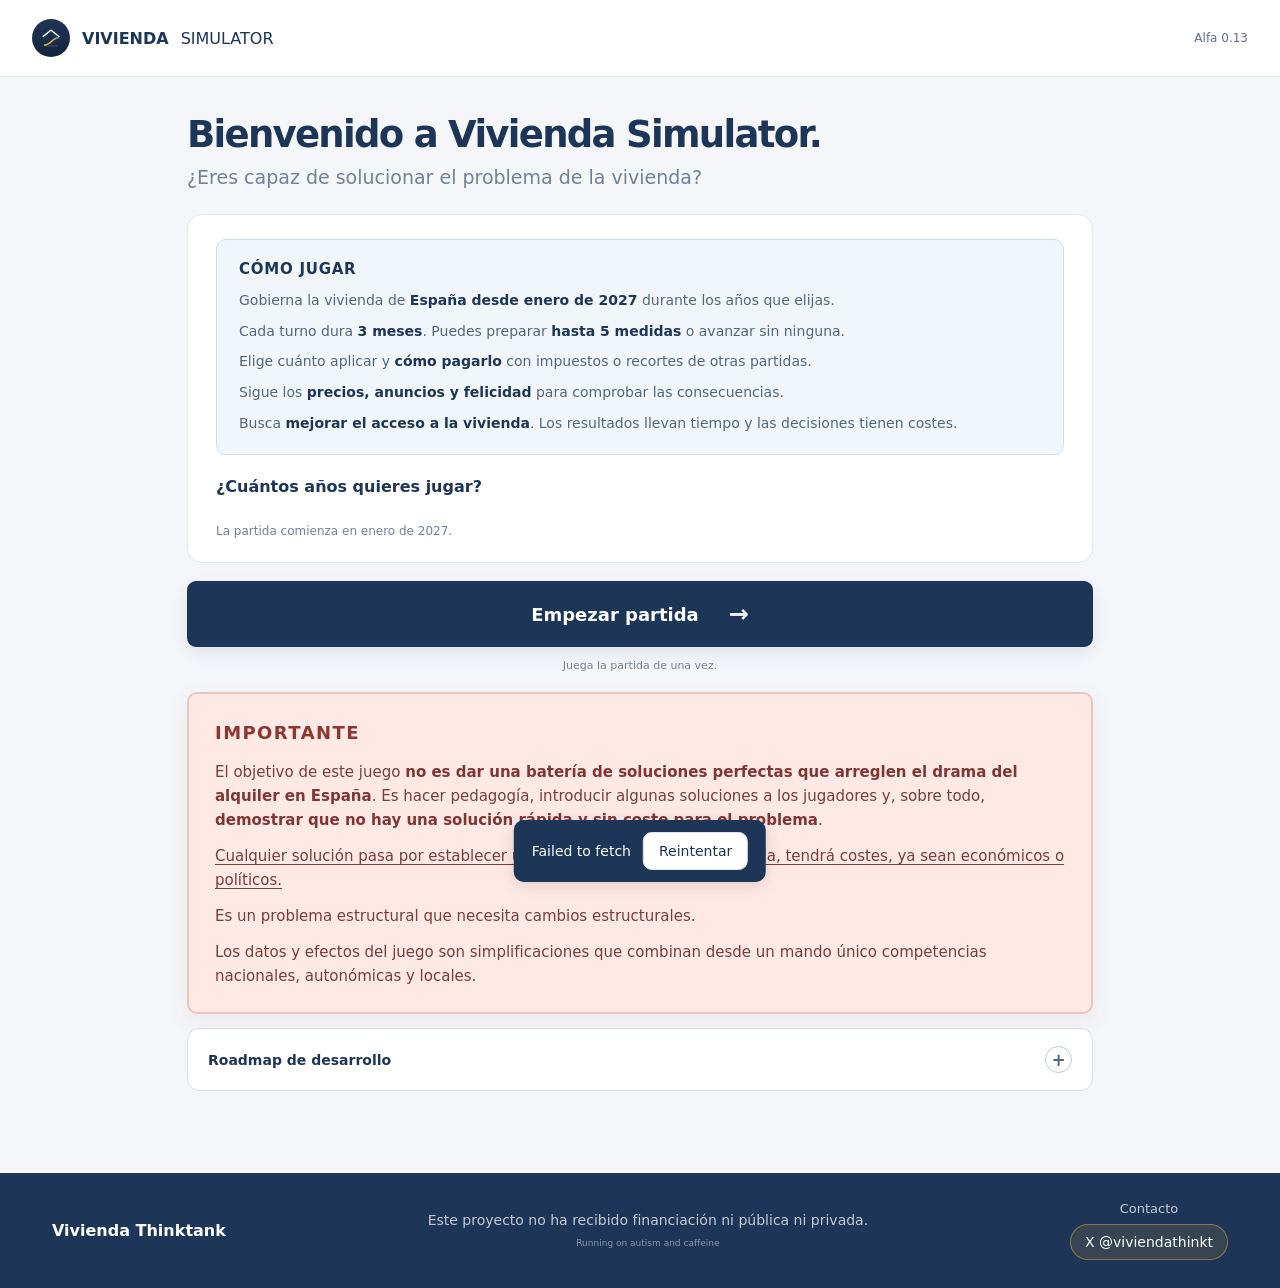
<file: vivienda_simulator.html>
<!doctype html>
<html lang="es">
<head>
<link rel="icon" type="image/svg+xml" sizes="any" href="assets/brand/favicon.svg?v=1">
<meta charset="utf-8"><meta name="viewport" content="width=device-width,initial-scale=1">
<title>VIVIENDA SIMULATOR · España</title>
<style>
:root{--ink:#1d3556;--muted:#738197;--bg:#f4f6f9;--line:#e1e7ed;--teal:#249b91;--gold:#d39a31;--red:#ca7270}*{box-sizing:border-box}body{margin:0;background:var(--bg);color:var(--ink);font-family:Avenir Next,Inter,system-ui,sans-serif;font-size:14px}button,input,select{font:inherit}button,a,summary,input,select{touch-action:manipulation}button{cursor:pointer}button:focus-visible,a:focus-visible,summary:focus-visible{outline:3px solid #d39a31;outline-offset:3px}button:disabled{opacity:.45;cursor:default}h1,h2,h3,p{margin:0}a{color:inherit;text-decoration:none}[hidden]{display:none!important}.shell{max-width:1320px;margin:auto;padding:0 32px}header{background:white;border-bottom:1px solid var(--line)}header .shell{height:76px;display:flex;align-items:center;justify-content:space-between;gap:16px}.brand{display:flex;align-items:center;gap:12px;font-weight:800;font-size:16px}.brand img{width:38px;height:38px;border-radius:50%}.tag{font-size:10px;font-weight:800;letter-spacing:1.5px;padding:6px 9px;border:1px solid #e5d2a9;background:#fff9eb;color:#986b1c;border-radius:5px}.quiet{background:white;border:1px solid var(--line);border-radius:9px;padding:10px 15px;color:var(--ink)}.primary{background:var(--ink);color:white;border:0;border-radius:9px;padding:13px 22px;font-weight:700}.eyebrow{font-size:10px;letter-spacing:2px;font-weight:800;color:var(--teal);text-transform:uppercase}.muted{color:var(--muted);line-height:1.6}.setup{max-width:1100px;padding-top:52px;padding-bottom:50px}.setup h1{font-size:42px;letter-spacing:-1.7px;margin:12px 0}.intro{max-width:630px;font-size:16px}.setup-grid{display:grid;grid-template-columns:1.55fr 1fr;gap:24px;margin-top:30px}.card{background:white;border:1px solid var(--line);border-radius:15px}.config{padding:28px}.section-title{display:flex;align-items:center;gap:12px;font-size:16px;margin-bottom:20px}.number{display:grid;place-items:center;width:25px;height:25px;border-radius:50%;background:#edf5f5;color:var(--teal);font-size:12px}.cities{display:grid;grid-template-columns:repeat(3,1fr);gap:9px}.choice{border:1px solid var(--line);border-radius:9px;padding:14px 8px;background:white;color:var(--ink);font-weight:600}.choice.active{border-color:var(--teal);background:#eef8f6;box-shadow:inset 0 0 0 1px var(--teal)}.divider{height:1px;background:var(--line);margin:25px 0}.years{display:grid;grid-template-columns:repeat(4,1fr);gap:9px}.choice small{display:block;font-size:10px;font-weight:500;color:var(--muted);margin-top:5px}.fields{display:grid;grid-template-columns:1fr 1fr;gap:16px}label{display:block;font-weight:600;font-size:12px}input,select{display:block;width:100%;margin-top:8px;padding:12px;border:1px solid var(--line);border-radius:8px;background:#fafbfc;color:var(--ink)}.preview{background:var(--ink);color:white;padding:30px;border-radius:15px}.preview h2{font-size:27px;margin:16px 0 8px}.preview .muted{color:#b8c6d9}.preview .eyebrow{color:#72d3c3}.preview-stats{margin:28px 0;display:grid;gap:15px}.preview-stats div{display:flex;justify-content:space-between;border-bottom:1px solid #ffffff20;padding-bottom:13px}.preview-stats span{color:#b8c6d9}.disclaimer{background:#fff9eb;border:1px solid #eee2c6;border-radius:10px;padding:18px;margin-top:22px;font-size:12px;line-height:1.7;color:#76664b}.setup-bottom{display:flex;justify-content:space-between;align-items:center;margin-top:22px;gap:20px}.game{padding-top:26px;padding-bottom:40px}.game-heading{display:flex;justify-content:space-between;align-items:center;margin-bottom:20px;gap:20px}.game-heading h1{font-size:25px;letter-spacing:-.7px;margin-bottom:5px}.controls{display:flex;gap:9px;align-items:center}.overview{display:grid;grid-template-columns:1.55fr 1fr;gap:18px}.status{padding:20px 22px}.title-row{display:flex;align-items:center;justify-content:space-between;gap:12px;margin-bottom:18px}.title-row h2{font-size:14px}.title-row small{color:var(--muted);font-size:11px}.bars{display:grid;grid-template-columns:1fr 1fr;gap:14px 24px}.bar-label{display:flex;justify-content:space-between;font-size:11px;margin-bottom:7px}.track{height:6px;background:#edf0f4;border-radius:8px;overflow:hidden}.fill{height:100%;border-radius:8px}.collective{margin-top:18px;padding-top:14px;border-top:1px solid var(--line)}.collective summary{cursor:pointer;font-size:12px;list-style-position:inside}.collective p{font-size:11px;margin-top:10px;line-height:1.7;color:var(--muted)}.prices{display:grid;grid-template-columns:1fr 1fr;gap:14px}.price{padding:21px;display:flex;flex-direction:column;justify-content:space-between}.price h2{font-size:11px;color:var(--muted);font-weight:600}.price .value{font-size:31px;font-weight:750;letter-spacing:-1px;margin:13px 0 2px}.unit{font-size:11px;color:var(--muted)}.price-bottom{border-top:1px solid var(--line);padding-top:12px;margin-top:18px;font-size:11px}.price-bottom strong{display:block;margin-bottom:5px;font-size:17px}.chart-card{margin-top:18px;padding:21px 22px 10px}.legend{display:flex;flex-wrap:wrap;gap:7px;margin-bottom:8px}.legend button{display:flex;gap:7px;align-items:center;background:#f7f9fb;border:1px solid var(--line);padding:7px 10px;border-radius:6px;font-size:10px;color:var(--muted)}.legend button[aria-pressed=true]{background:white;color:var(--ink);border-color:#bac9d5}.dot{width:7px;height:7px;border-radius:50%}.chart{width:100%;height:210px;display:block}.chart-note{font-size:10px;color:var(--muted);margin:1px 0 10px}.measures{margin-top:23px}.measures-heading{display:flex;align-items:center;justify-content:space-between;margin-bottom:13px}.measures-heading h2{font-size:17px}.count{font-size:11px;color:var(--muted)}.measure-layout{display:grid;grid-template-columns:280px 1fr;overflow:hidden;min-height:320px}.catalog{padding:17px;background:#fafbfd;border-right:1px solid var(--line)}.catalog details{margin-bottom:7px}.catalog summary{cursor:pointer;font-size:11px;font-weight:700;padding:10px 4px}.measure-item{width:100%;text-align:left;display:flex;align-items:center;justify-content:space-between;gap:10px;background:transparent;border:1px solid transparent;border-radius:7px;padding:10px;font-size:11px;color:var(--muted);margin:2px 0}.measure-item.current{background:#edf6f4;border-color:#d0e7e2;color:var(--ink)}.check{color:var(--teal);font-weight:800}.detail{padding:23px 27px}.detail-top{display:flex;justify-content:space-between;align-items:center;gap:15px}.detail h3{font-size:21px;margin:8px 0}.badge{display:inline-block;font-size:10px;background:#f1f4f8;border-radius:4px;padding:5px 8px;color:var(--muted)}.effects{display:grid;grid-template-columns:1fr 1fr;gap:17px;margin:21px 0}.effect{border:1px solid #dcece7;background:#f5faf8;border-radius:10px;padding:17px}.effect.con{border-color:#f0dfdc;background:#fff8f6}.effect h4{font-size:10px;letter-spacing:1px;margin:0 0 13px;color:var(--teal)}.effect.con h4{color:var(--red)}.effect-row{display:flex;gap:11px;margin-top:12px;align-items:flex-start}.effect-icon{width:27px;height:27px;flex-shrink:0;border-radius:7px;display:grid;place-items:center;background:#e2f0eb;color:var(--teal);font-size:16px}.con .effect-icon{background:#f7e7e2;color:var(--red)}.effect-row strong{font-size:12px;display:block;margin-bottom:4px}.effect-row p{font-size:11px;color:var(--muted);line-height:1.5}.detail-foot{display:flex;align-items:center;justify-content:space-between;gap:12px;font-size:11px;color:var(--muted)}.queue{display:flex;gap:7px;flex-wrap:wrap;margin-top:12px;min-height:28px}.queue button{border:1px solid #d4e5e1;color:var(--teal);background:#edf6f4;border-radius:6px;font-size:10px;padding:7px 10px}.feedback{font-size:12px;color:var(--teal);min-height:19px;margin-top:9px}footer{margin-top:27px;display:flex;justify-content:space-between;gap:15px;font-size:10px;color:var(--muted)}dialog{border:1px solid var(--line);border-radius:14px;max-width:500px;padding:28px;color:var(--ink)}dialog::backdrop{background:#1d355655}dialog p{line-height:1.7;margin:15px 0 20px;color:var(--muted)}
@media(max-width:950px){.shell{padding:0 20px}.overview{grid-template-columns:1fr}.measure-layout{grid-template-columns:240px 1fr}.setup-grid{grid-template-columns:1fr}.preview{display:none}.game-heading{align-items:flex-start}.controls{flex-wrap:wrap;justify-content:flex-end}}
@media(max-width:620px){header .shell{height:65px}.brand{font-size:12px;gap:7px}.brand img{width:30px;height:30px}.shell{padding:0 14px}.setup{padding-top:28px}.setup h1{font-size:32px}.config{padding:20px}.cities{grid-template-columns:1fr 1fr}.fields{grid-template-columns:1fr}.setup-bottom{align-items:stretch;flex-direction:column}.game-heading{flex-direction:column}.controls{width:100%;justify-content:flex-start}.bars{grid-template-columns:1fr 1fr;gap:15px}.status{padding:18px}.prices{gap:10px}.price{padding:17px}.price .value{font-size:26px}.measure-layout{grid-template-columns:1fr}.catalog{border-right:0;border-bottom:1px solid var(--line)}.detail{padding:20px}.effects{grid-template-columns:1fr}.detail-top{align-items:flex-start;flex-direction:column}.detail-foot{align-items:flex-start;flex-direction:column}.title-row{align-items:flex-start}.chart-card{padding:18px 12px 8px}.chart{height:210px}footer{flex-direction:column}}

.game-notice{font-size:11px;color:var(--muted);margin:-3px 0 18px;line-height:1.7}.game-notice a{color:var(--teal);text-decoration:underline}.workspace{width:min(1120px,calc(100vw - 32px));max-width:1120px;max-height:90vh;padding:0;overflow:auto}.workspace-head{position:sticky;top:0;background:white;z-index:2;padding:22px 28px;border-bottom:1px solid var(--line);display:flex;justify-content:space-between;align-items:center;gap:16px}.workspace-head h2{font-size:23px;margin-top:7px}.workspace-body{padding:24px 28px}.workspace p{margin:0}.workspace h3{font-size:14px;margin:20px 0 12px}.workspace-intro{font-size:12px;line-height:1.7;color:var(--muted)}.modulation{margin-top:20px;padding:20px;border-radius:10px;background:#f2f7f7}.modulation-top{display:flex;align-items:center;justify-content:space-between}.modulation-top strong{font-size:28px;color:var(--teal)}input[type=range]{accent-color:var(--teal);padding:0;margin:15px 0;width:100%}.intensity-track{height:8px;background:#dbe8e6;border-radius:10px;overflow:hidden}.intensity-track div{height:100%;background:var(--teal);transition:width .22s ease}.workspace .effects{margin-bottom:12px}.cost-grid{display:grid;grid-template-columns:repeat(3,1fr);gap:12px;margin:20px 0 10px}.cost-grid div{padding:15px;background:#f7f9fb;border:1px solid var(--line);border-radius:8px}.cost-grid small{display:block;color:var(--muted);margin-bottom:9px}.cost-grid strong{font-size:20px}.impact-grid{display:grid;grid-template-columns:repeat(3,1fr);gap:9px}.impact-chip{border:1px solid var(--line);border-radius:8px;padding:13px;font-size:11px}.impact-chip strong{float:right;font-size:15px}.impact-chip small{display:block;color:var(--muted);line-height:1.5;margin-top:7px}.positive{color:var(--teal)}.negative{color:var(--red)}.funding-explainer{background:#fff9eb;border:1px solid #eee2c6;border-radius:8px;padding:14px;font-size:11px;line-height:1.7;color:#76664b}.fund-row{display:grid;grid-template-columns:1fr 130px 130px 115px;gap:13px;align-items:center;padding:13px 0;border-bottom:1px solid var(--line)}.fund-row strong{font-size:12px}.fund-row small{display:block;font-size:10px;color:var(--muted);line-height:1.6}.fund-row input{padding:9px;margin-top:4px;font-size:11px}.fund-row label{font-size:10px}.fund-row button{font-size:11px}.over-budget{background:#fff0ed}.source-links{display:flex;gap:10px;flex-wrap:wrap;font-size:10px}.source-links a{color:var(--teal);text-decoration:underline}.workspace-footer{position:sticky;bottom:0;background:white;border-top:1px solid var(--line);padding:16px 28px;display:flex;align-items:center;justify-content:space-between;gap:20px}.workspace-footer p{font-size:11px;color:var(--red);margin:5px 0 0}.workspace-footer strong{font-size:12px}.workspace-footer button{flex-shrink:0}.workspace h4{margin-top:0}.detail-foot{line-height:1.6}#free-rent{display:block;margin-top:8px;font-size:10px}#finance-happiness,#price-preview,#maintenance{font-size:11px;color:var(--muted);line-height:1.7;margin:12px 0}.workspace .effects{grid-template-columns:1fr 1fr}@media(prefers-reduced-motion:reduce){.intensity-track div{transition:none}}@media(max-width:700px){.workspace-head,.workspace-body,.workspace-footer{padding:17px}.workspace-head h2{font-size:18px}.cost-grid,.impact-grid{grid-template-columns:1fr 1fr}.cost-grid strong{font-size:16px}.fund-row{grid-template-columns:1fr 1fr}.fund-row>div{grid-column:1/-1}.fund-row button{grid-column:1/-1}.workspace-footer{align-items:stretch;flex-direction:column}.workspace .effects{grid-template-columns:1fr}.workspace{max-height:94vh}}
</style>
  <link rel="stylesheet" href="assets/simulator/interface.css?v=tourism2-tax-selection">
<link rel="stylesheet" href="assets/site-footer.css?v=1">
<link rel="stylesheet" href="assets/shared-footer.css">
<link rel="stylesheet" href="assets/simulator/tutorial.css?v=layout-3">
<link rel="stylesheet" href="assets/simulator/bug-report.css?v=1">
<link rel="stylesheet" href="assets/simulator/mobile-redesign.css?v=4">
<link rel="stylesheet" href="assets/simulator/remote-client.css?v=static-ui-3"></head>
<body>
<header><div class="shell"><a href="index.html" class="brand"><img src="assets/brand/vivienda-thinktank-logo-final.png" alt="">VIVIENDA <span style="font-weight:400">SIMULATOR</span></a><span id="sim-version" class="version-label">Alfa 0.13</span></div></header>
<main>
<section class="shell setup" id="setup">
<h1>Bienvenido a Vivienda Simulator.</h1><p class="intro">¿Eres capaz de solucionar el problema de la vivienda?</p>
<div class="card config"><aside class="how-to-play"><strong>Cómo jugar</strong><ul><li>Gobierna la vivienda de <strong>España desde enero de 2027</strong> durante los años que elijas.</li><li>Cada turno dura <strong>3 meses</strong>. Puedes preparar <strong>hasta 5 medidas</strong> o avanzar sin ninguna.</li><li>Elige cuánto aplicar y <strong>cómo pagarlo</strong> con impuestos o recortes de otras partidas.</li><li>Sigue los <strong>precios, anuncios y felicidad</strong> para comprobar las consecuencias.</li><li>Busca <strong>mejorar el acceso a la vivienda</strong>. Los resultados llevan tiempo y las decisiones tienen costes.</li></ul></aside><h2 class="section-title">¿Cuántos años quieres jugar?</h2><div class="years" id="years"></div><p class="turn-help">La partida comienza en enero de 2027.</p></div>
<button class="primary start-button" id="start">Empezar partida <span>→</span></button><p class="session-note">Juega la partida de una vez.</p>
<div class="disclaimer"><strong>IMPORTANTE</strong><p>El objetivo de este juego <b>no es dar una batería de soluciones perfectas que arreglen el drama del alquiler en España</b>. Es hacer pedagogía, introducir algunas soluciones a los jugadores y, sobre todo, <b>demostrar que no hay una solución rápida y sin coste para el problema</b>.</p><p><u>Cualquier solución pasa por establecer un plan a largo plazo que, sin duda, tendrá costes, ya sean económicos o políticos.</u></p><p>Es un problema estructural que necesita cambios estructurales.</p><p>Los datos y efectos del juego son simplificaciones que combinan desde un mando único competencias nacionales, autonómicas y locales.</p></div>
<details class="development-roadmap"><summary>Roadmap de desarrollo</summary><div class="roadmap-infographic" role="list"><article class="roadmap-stage is-current" role="listitem"><span class="roadmap-marker">α</span><small>AHORA</small><strong>Alpha</strong><p>Verificar las dinámicas básicas y sus relaciones.</p></article><article class="roadmap-stage" role="listitem"><span class="roadmap-marker">β</span><small>SIGUIENTE</small><strong>Beta</strong><p>Completar funciones y ampliar la diversidad de medidas.</p></article><article class="roadmap-stage" role="listitem"><span class="roadmap-marker">1</span><small>JUEGO COMPLETO</small><strong>v1.0</strong><p>Equilibrio revisado y partida funcional de principio a fin.</p></article><article class="roadmap-stage" role="listitem"><span class="roadmap-marker">2</span><small>SIMULACIÓN</small><strong>v2.0</strong><p>Más animación, interfaz gamificada y sucesos inesperados.</p></article><article class="roadmap-stage" role="listitem"><span class="roadmap-marker">3</span><small>POLÍTICA</small><strong>v3.0</strong><p>Elecciones cada cuatro años y aprobación electoral.</p></article></div><small>Este roadmap está sujeto a cambios.</small></details>
</section>
<section class="shell game" id="game" hidden>
<section class="timeline-panel" aria-label="Cronograma de la partida"><div class="timeline-heading"><div class="city-box"><small>PAÍS</small><strong id="game-title"></strong></div><div class="quarter-heading"><h1 id="game-subtitle"></h1><p id="timeline-progress"></p></div><div class="timeline-actions"><button class="primary" id="advance">Avanzar trimestre →</button><button id="configure" class="new-game-button" type="button">Nueva partida</button></div></div><div class="timeline-scroll"><div id="timeline" class="timeline"></div></div><div class="timeline-key"><span><i class="past-dot"></i> Transcurridos</span><span><i class="future-dot"></i> Pendientes</span></div></section>
<div class="overview"><div class="happiness-panel-column"><section class="card status"><div class="title-row"><h2>Felicidad de los colectivos</h2></div><div class="bars" id="bars"></div></section><section class="national-panel" aria-label="Variables nacionales"><div id="national-grid" class="national-grid"></div></section></div><div class="market-column"><section class="card listings-card" aria-label="Oferta y demanda en Lidealisto"><div class="lidealisto-logo" aria-label="Lidealisto"><span class="lidealisto-door" aria-hidden="true"></span><div><strong>lidea<span>listo</span></strong><small>Portal inmobiliario de Vivienda Simulator</small></div></div><div class="listing-markets"><section class="listing-market" aria-label="Alquiler"><h3>Alquiler</h3><div class="listing-figures"><div class="listing-offer"><span>Anuncios <button class="info-trigger inverse" data-info="rent_listings" aria-label="Explicar anuncios de alquiler">?</button></span><strong id="rent-listings"></strong></div><div><span>Demandantes <button class="info-trigger inverse" data-info="national:rent_demand" aria-label="Explicar demandantes de alquiler">?</button></span><strong id="rent-seekers"></strong></div></div><div class="listing-equilibrium"><p id="rent-balance-ratio"></p><svg class="listing-balance" id="rent-balance" viewBox="0 0 240 230" role="img" aria-label="Balanza de anuncios y demandantes"><g fill="none" stroke="#dbe7f2" stroke-width="3" stroke-linecap="round"><path d="M120 65V192M93 195H147"/><path id="rent-balance-beam" d="M55 65H185"/><circle cx="120" cy="65" r="5" fill="#dbe7f2"/></g><g id="rent-balance-pan-left" fill="none" stroke="#91dfd3" stroke-width="3" stroke-linejoin="round"><path d="M55 65V88M55 88L24 128M55 88L86 128M24 128H86Q55 163 24 128Z"/></g><g id="rent-balance-pan-right" fill="none" stroke="#e9cd91" stroke-width="3" stroke-linejoin="round"><path d="M185 65V88M185 88L154 128M185 88L216 128M154 128H216Q185 163 154 128Z"/></g></svg></div><small class="listing-change" id="rent-listings-change"></small></section><section class="listing-market" aria-label="Venta"><h3>Venta</h3><div class="listing-figures"><div class="listing-offer"><span>Anuncios <button class="info-trigger inverse" data-info="sale_listings" aria-label="Explicar anuncios de venta">?</button></span><strong id="sale-listings"></strong></div><div><span>Demandantes <button class="info-trigger inverse" data-info="national:buy_demand" aria-label="Explicar demandantes de venta">?</button></span><strong id="sale-seekers"></strong></div></div><div class="listing-equilibrium"><p id="sale-balance-ratio"></p><svg class="listing-balance" id="sale-balance" viewBox="0 0 240 230" role="img" aria-label="Balanza de anuncios y demandantes"><g fill="none" stroke="#dbe7f2" stroke-width="3" stroke-linecap="round"><path d="M120 65V192M93 195H147"/><path id="sale-balance-beam" d="M55 65H185"/><circle cx="120" cy="65" r="5" fill="#dbe7f2"/></g><g id="sale-balance-pan-left" fill="none" stroke="#91dfd3" stroke-width="3" stroke-linejoin="round"><path d="M55 65V88M55 88L24 128M55 88L86 128M24 128H86Q55 163 24 128Z"/></g><g id="sale-balance-pan-right" fill="none" stroke="#e9cd91" stroke-width="3" stroke-linejoin="round"><path d="M185 65V88M185 88L154 128M185 88L216 128M154 128H216Q185 163 154 128Z"/></g></svg></div><small class="listing-change" id="sale-listings-change"></small></section></div></section><div class="prices"><section class="card price rent-card"><div class="price-heading"><h2>ALQUILER MEDIO</h2><span class="price-actions"><button class="info-trigger inverse" data-info="rent_price" aria-label="Explicar alquiler medio">?</button><span class="price-symbol" aria-hidden="true"><svg viewBox="0 0 24 24"><path d="M4 11.5 12 5l8 6.5M6.5 10.5V20h11v-9.5M10 20v-5h4v5"/></svg></span></span></div><div><div class="value" id="rent-m2"></div><span class="unit">€/m² al mes</span></div><div class="price-motion"><span class="price-change" id="rent-change"></span><svg id="rent-trend" viewBox="0 0 180 38" role="img" aria-label="Evolución del alquiler"></svg></div><div class="price-bottom"><strong id="rent-home"></strong><span>Vivienda de 80 m² / mes</span></div></section><section class="card price sale-card"><div class="price-heading"><h2>VENTA MEDIA</h2><span class="price-actions"><button class="info-trigger inverse" data-info="sale_price" aria-label="Explicar precio de venta">?</button><span class="price-symbol" aria-hidden="true"><svg viewBox="0 0 24 24"><path d="M4 5h7l9 9-6 6-9-9V5Z"/><circle cx="8.5" cy="8.5" r="1"/></svg></span></span></div><div><div class="value" id="sale-m2"></div><span class="unit">€/m²</span></div><div class="price-motion"><span class="price-change" id="sale-change"></span><svg id="sale-trend" viewBox="0 0 180 38" role="img" aria-label="Evolución del precio de venta"></svg></div><div class="price-bottom"><strong id="sale-home"></strong><span>Vivienda de 80 m²</span></div></section></div></div></div>
<section class="card chart-card"><div class="title-row chart-heading"><div><h2>Evolución de la partida</h2><small>Índice inicial = 100</small></div><div class="scale-control" id="scale-control" aria-label="Escala vertical del gráfico"><span>Escala</span><button data-scale="close" aria-pressed="false">Cerca</button><button data-scale="auto" aria-pressed="true">Auto</button><button data-scale="wide" aria-pressed="false">Amplia</button></div></div><details class="chart-variable-picker" id="chart-variable-picker"><summary>Variables <span id="chart-variable-count"></span></summary><div class="legend" id="legend" aria-label="Variables disponibles para la gráfica"></div></details><div class="legend chart-selected" id="chart-selected" aria-label="Variables seleccionadas"></div><svg class="chart" id="chart" viewBox="0 0 1100 210" role="img" aria-label="Evolución de las variables seleccionadas"></svg></section>
<section class="measures"><div class="measures-heading"><h2>Decisiones a tomar</h2><div class="count-help"><button class="count" id="count" aria-describedby="capacity-help">0 / 5 medidas seleccionadas</button><div class="capacity-tooltip" role="tooltip" id="capacity-help">Puedes aprobar hasta cinco medidas por trimestre para representar una capacidad legislativa realista: negociar, tramitar y ejecutar políticas también requiere tiempo.</div></div></div><section id="mobile-measure-picker" class="mobile-measure-picker" aria-label="Buscar y seleccionar medidas"></section><div class="card measure-layout"><aside class="catalog" id="catalog" aria-label="Catálogo de medidas"></aside><article class="detail" id="detail"></article></div></section>
<section class="decision-recap card" aria-label="Resumen de tus decisiones"><div class="recap-heading"><div><h2 id="recap-title">Todavía no has preparado medidas</h2></div><strong id="recap-total"></strong></div><div id="queue"></div><div id="recap-effects"></div><details id="previous-decisions"><summary id="active-count">Decisiones anteriores</summary><div id="history-recap"></div></details></section>
<p class="feedback" id="feedback" role="status"></p><div class="bottom-advance"><button class="primary" id="advance-bottom">Avanzar trimestre →</button></div>
</section><p class="shell currency-note game-currency-note">Todos los importes de la partida están expresados en euros constantes de 2026: precios, costes, presupuestos, ingresos y deuda. El PIB se muestra en términos reales.</p></main><footer class="shared-site-footer">
    <div class="shell">
      <a class="footer-brand" href="https://algohabraquehacer.com/"><strong>Vivienda Thinktank</strong></a>
      <span class="footer-note">Este proyecto no ha recibido financiación ni pública ni privada.<br><small>Running on autism and caffeine</small></span>
      <div class="footer-contact">
        <span class="footer-contact-title">Contacto</span>
        <a class="footer-link" href="https://x.com/viviendathinkt" target="_blank" rel="noreferrer">X @viviendathinkt</a>
      </div>
    </div>
  </footer>
<dialog id="turn-report" aria-labelledby="turn-report-title"><h2 id="turn-report-title" tabindex="-1" autofocus></h2><p id="turn-report-subtitle"></p><div id="turn-report-body"></div><form method="dialog"><button class="primary" id="turn-report-close">Continuar</button></form></dialog><dialog id="info-dialog" class="info-dialog"><h2 id="info-title"></h2><p id="info-body" style="white-space:pre-line"></p><div id="info-sources" class="source-links"></div><button class="primary" id="close-info">Entendido</button></dialog>
<dialog id="mobile-warning" class="mobile-warning"><h2>Mejor en una pantalla grande</h2><p>En esta versión alfa, la interfaz está optimizada para ordenador o tableta. Puedes jugar desde el móvil, pero no es la experiencia recomendada.</p><button class="primary" id="accept-mobile-warning">Entendido, continuar</button></dialog>
<dialog id="policy-workspace" class="workspace" aria-labelledby="policy-title"><div class="workspace-head"><div><h2 id="policy-title"></h2><button class="info-trigger" id="policy-help" aria-label="Explicación de la medida">?</button></div><button class="quiet" id="close-policy" aria-label="Cerrar ventana de medida">Cerrar ×</button></div><div class="workspace-body">
<div class="decision-top"><section class="decision-config"><div class="modulation"><div class="modulation-top"><label for="intensity" id="intensity-label">¿Cuánto quieres aplicar?</label><button class="info-trigger" id="control-help" aria-label="Qué cambia este control">?</button><strong id="intensity-value">50 %</strong></div><p id="intensity-description"></p><input type="range" id="intensity" min="0" max="100" step="5" aria-describedby="intensity-description quantity-preview"><div class="intensity-track"><div id="intensity-fill"></div></div><p id="quantity-preview"></p><div class="quick-amount" id="quick-amount"><button data-amount="25">25 %</button><button data-amount="50">50 %</button><button data-amount="75">75 %</button><button data-amount="100">Todo</button></div></div><div id="remote-worker-controls" hidden></div><div id="tax-extra-controls" hidden></div><p id="rural-tax-warning" class="modulation" hidden>Si subes el IRPF o Sociedades general para financiar esta medida, la subida no se aplicará a las zonas rurales protegidas. Solo recaudará fuera de ellas.</p><div id="tourism-extra-controls" hidden></div><section id="enforcement-block" class="modulation" hidden><div class="modulation-top"><label for="enforcement" id="enforcement-label">Vigilancia</label><button id="enforcement-help" class="info-trigger" aria-label="En qué se gasta la vigilancia">?</button><strong id="enforcement-value"></strong></div><input id="enforcement" type="range" min="0" max="100" step="5" aria-describedby="enforcement-capacity"><p id="enforcement-capacity"></p></section><section id="tax-support-block" class="modulation" hidden><div class="modulation-top"><label for="tax-support">Bonificación fiscal anual</label><strong id="tax-support-value"></strong></div><input id="tax-support" type="range" min="0" max="100" step="5"><p id="tax-support-note"></p></section><div class="cost-grid"><div><small>Inicial</small><strong id="cost-initial"></strong></div><div><small>Cada trimestre</small><strong id="cost-quarter"></strong></div><div><small>Compromiso total</small><strong id="cost-total"></strong></div></div><div id="policy-macro-preview" class="policy-macro-grid" aria-label="PIB y población estimados en el mismo trimestre que Lidealisto"></div><div class="effects" id="modal-effects"></div></section>
<div class="decision-results"><section class="happiness-box"><h3>¿A quién beneficia?</h3><div class="impact-grid" id="happiness-preview"></div><small>Cambio objetivo de felicidad · hipótesis del juego</small><div id="price-preview" hidden></div></section><section id="national-preview" class="policy-outlook"></section></div></div>
<section class="finance-section"><div class="finance-heading"><div><h3>¿Cómo lo pagas?</h3><p>Elige una o varias fuentes. El simulador calcula el ajuste necesario para cubrir esta medida.</p></div><div class="coverage-ring" id="coverage-ring"><strong id="coverage-value">0 %</strong><small>cubierto</small></div></div>
<div class="funding-map" id="funding-map"></div><section id="funding-editor" class="funding-editor" hidden><div class="fund-editor-title"><div><small id="source-kind"></small><h4 id="source-name"></h4><button id="source-info" class="info-trigger" aria-label="Origen y cálculo de financiación">?</button></div><strong id="source-share"></strong></div><label for="funding-intensity">Tipo o dotación actual</label><input type="range" id="funding-intensity" min="0" max="100" step="1"><div class="funding-actions"><button id="funding-all" class="primary">Asignar todo a esta fuente</button><button id="funding-fill" class="quiet">Completar lo pendiente</button><button id="funding-clear" class="quiet">Restablecer esta fuente</button></div><span id="source-impact"></span><p id="source-amounts"></p></section>
<div class="funding-summary" id="funding-summary"></div><div id="finance-happiness"></div></section>
<details class="methodology"><summary>Cómo funciona · costes, plazos y fuentes</summary><p id="policy-explanation"></p><p id="maintenance"></p><p id="cost-basis"></p><p>Los efectos maduran gradualmente y dependen de otras decisiones. La financiación usa gasto ejecutado COFOG 2024 de todas las administraciones y recaudación AEAT 2025, no presupuestos aprobados para 2027. IVA general inicial: 21 %. Los límites y respuestas de recaudación son hipótesis de diseño. Los bloques agrupan fuentes; su tamaño facilita la selección, no representa su peso presupuestario.</p><div class="source-links" id="policy-sources"></div></details>
</div><div class="workspace-footer"><div><strong id="funding-balance"></strong><p id="policy-error" role="status"></p></div><button class="primary" id="confirm-policy">Preparar medida →</button></div></dialog>
<style>
.policy-outlook{margin:18px 0 4px;padding:18px 20px;border:1px solid #d9e5ef;border-radius:14px;background:linear-gradient(120deg,#f7fbfd,#f2f6fc)}.policy-outlook:empty{display:none}.outlook-heading{display:flex;align-items:start;justify-content:space-between;gap:16px;margin-bottom:14px}.outlook-heading span{display:block;color:#397b9d;font-size:10px;font-weight:800;letter-spacing:1.2px}.outlook-heading h3{margin:4px 0 0;font-size:17px}.outlook-heading small{color:var(--muted);font-size:11px}.outlook-grid{display:grid;grid-template-columns:repeat(auto-fit,minmax(145px,1fr));gap:9px}.outlook-metric{min-height:82px;padding:12px;border-radius:10px;background:#fff;border:1px solid #e1eaf2}.outlook-metric small{display:block;color:var(--muted);font-size:10px;line-height:1.3}.outlook-metric strong{display:block;margin-top:8px;font-size:17px}.outlook-metric.up strong{color:var(--teal)}.outlook-metric.down strong{color:var(--red)}.outlook-metric.neutral strong{color:var(--ink)}.funding-actions{display:flex;flex-wrap:wrap;gap:8px;align-items:center;margin-top:14px}.funding-actions .quiet,.funding-actions .primary{padding:9px 12px;font-size:11px}.funding-actions .primary{background:#176d67}.funding-editor>#source-impact{display:block;margin-top:12px;color:var(--muted);font-size:11px;line-height:1.55}.funding-editor{margin-top:14px;padding:18px;border:1px solid #cfe2df;background:#f5faf9;border-radius:12px}.coverage-ring{display:grid!important;place-items:center;width:70px;height:70px;border-radius:50%;background:conic-gradient(var(--teal) var(--coverage),#e4ecef 0);position:relative;flex:none}.coverage-ring:before{content:"";position:absolute;inset:6px;border-radius:50%;background:#fff}.coverage-ring>*{position:relative}.coverage-ring strong{font-size:14px}.coverage-ring small{font-size:9px;color:var(--muted)}@media(max-width:700px){.outlook-grid{grid-template-columns:repeat(2,minmax(0,1fr))}.funding-actions{align-items:stretch}.funding-actions button{flex:1 1 46%}}
.coverage-ring{display:flex!important;flex-direction:column;justify-content:center;align-items:center;gap:2px;text-align:center}.coverage-ring>strong,.coverage-ring>small{margin:0;line-height:1.2;white-space:nowrap}
</style>





<script src="assets/simulator/supabase-config.js?v=tourism2"></script><script src="assets/simulator/decision-tracking.js?v=remote-1"></script><script src="assets/simulator/remote-client.js?v=static-ui-7"></script><script src="assets/simulator/mobile-measure-picker.js?v=6"></script></body></html>
</file>
<file: assets/shared-footer.css>
.shared-site-footer{display:block!important;margin:32px 0 0!important;padding:28px 20px!important;background:#1d3556!important;color:white!important;font-family:system-ui,sans-serif;font-size:14px!important;clear:both}.shared-site-footer .shell{max-width:1240px;margin:auto;display:flex;align-items:center;justify-content:space-between;gap:24px;flex-wrap:wrap}.shared-site-footer strong{font-size:16px}.shared-site-footer .footer-note{color:#ffffffbd;font-size:14px;line-height:1.5;text-align:center}.shared-site-footer .footer-contact{display:flex;flex-direction:column;align-items:center;gap:8px}.shared-site-footer .footer-contact-title{font-size:13px;color:#ffffffbd}.shared-site-footer .footer-link{display:inline-flex;padding:9px 14px;border:1px solid #f2b84570;border-radius:30px;background:#f2b8451f;color:white;text-decoration:none}@media(max-width:650px){.shared-site-footer .shell{flex-direction:column;text-align:center}}
.shared-site-footer .footer-brand{color:inherit;text-decoration:none}.shared-site-footer .footer-brand:hover{text-decoration:underline;text-underline-offset:4px}.shared-site-footer .footer-brand:focus-visible{outline:2px solid #f2b845;outline-offset:5px;border-radius:2px}
</file>
<file: assets/mobile-app-nav.css>
.mobile-app-nav {
  --navy: #1f385b;
  --white: #fff;
  --line: #e1e7ed;
  display: none;
}

@media (max-width: 720px) {
  body {
    padding-bottom: calc(84px + env(safe-area-inset-bottom));
  }

  .topbar .shell {
    align-items: center;
    flex-direction: row;
    min-height: 64px;
    padding: 8px 0;
  }

  .header-actions,
  .back-link,
  .topbar .nav-button {
    display: none;
  }

  .brand span {
    max-width: min(48vw, 220px);
    overflow: hidden;
    text-overflow: ellipsis;
    white-space: nowrap;
  }

  /* El acceso al simulador debe conservar su nombre completo en cabeceras
     estrechas, sin desplazarlo fuera de la pantalla. */
  .topbar .shell {
    gap: 8px;
  }

  .topbar .brand {
    min-width: 0;
    gap: 7px;
  }

  .topbar .brand-logo {
    width: 38px;
    height: 38px;
  }

  .topbar .brand span {
    max-width: min(38vw, 148px);
    font-size: 14px;
  }

  .mobile-header-actions {
    gap: 4px;
    align-items: center;
  }

  .mobile-video-button {
    min-width: 60px !important;
    padding: 4px 5px !important;
  }

  .mobile-game-button {
    min-width: 88px !important;
    width: 88px !important;
    max-width: 88px !important;
    flex: 0 0 88px !important;
    padding: 4px !important;
    font-size: 8px !important;
    line-height: 1.1 !important;
    text-align: center !important;
    white-space: normal;
    justify-content: center !important;
    align-items: center !important;
  }

  .mobile-app-nav {
    position: fixed;
    right: 0;
    bottom: 0;
    left: 0;
    z-index: 3000;
    display: block;
    padding:
      8px max(12px, env(safe-area-inset-right))
      calc(8px + env(safe-area-inset-bottom))
      max(12px, env(safe-area-inset-left));
    border-top: 1px solid var(--line);
    background: rgba(255, 255, 255, 0.92);
    backdrop-filter: blur(18px);
  }

  .mobile-app-nav__inner {
    display: grid;
    grid-template-columns: repeat(4, minmax(0, 1fr));
    gap: 8px;
    width: 100%;
    max-width: 480px;
    margin: 0 auto;
  }

  .mobile-app-nav__button {
    display: flex;
    align-items: center;
    justify-content: center;
    width: 100%;
    height: 52px;
    border: 1px solid rgba(31, 56, 91, 0.12);
    border-radius: 14px;
    background: rgba(246, 249, 253, 0.94);
    color: var(--navy);
    text-decoration: none;
    box-shadow: 0 10px 26px rgba(31, 56, 91, 0.08);
    -webkit-tap-highlight-color: transparent;
  }

  .mobile-app-nav__button:focus-visible {
    outline: 3px solid rgba(69, 185, 173, 0.45);
    outline-offset: 2px;
  }

  .mobile-app-nav__button.is-active {
    border-color: var(--navy);
    background: var(--navy);
    color: var(--white);
    box-shadow: 0 12px 28px rgba(31, 56, 91, 0.22);
  }

  .mobile-app-nav__button svg {
    width: 25px;
    height: 25px;
    stroke: currentColor;
    stroke-width: 2.2;
    stroke-linecap: round;
    stroke-linejoin: round;
  }

  .mobile-app-nav__logo {
    width: 31px;
    height: 31px;
    border-radius: 50%;
    object-fit: cover;
    box-shadow: 0 0 0 2px rgba(255, 255, 255, 0.88);
  }

  .mobile-map-picker {
    position: relative;
    min-width: 0;
  }

  .mobile-map-picker > .mobile-app-nav__button {
    border: 1px solid rgba(31, 56, 91, 0.12);
  }

  .mobile-map-picker > .mobile-app-nav__button[aria-expanded="true"] {
    border-color: var(--navy);
    background: var(--navy);
    color: var(--white);
  }

  .mobile-map-menu {
    position: absolute;
    right: 0;
    bottom: calc(100% + 12px);
    z-index: 2;
    display: grid;
    gap: 8px;
    width: min(250px, calc(100vw - 24px));
    padding: 9px;
    border: 1px solid var(--line);
    border-radius: 16px;
    background: rgba(255, 255, 255, 0.98);
    box-shadow: 0 18px 42px rgba(31, 56, 91, 0.22);
  }

  .mobile-map-menu[hidden] {
    display: none;
  }

  .mobile-map-menu a {
    display: flex;
    align-items: center;
    gap: 12px;
    min-height: 52px;
    padding: 9px 12px;
    border: 1px solid rgba(31, 56, 91, 0.1);
    border-radius: 11px;
    background: #f6f9fc;
    color: var(--navy);
    font-size: 12px;
    font-weight: 800;
    text-decoration: none;
  }

  .mobile-map-menu a svg {
    width: 23px;
    height: 23px;
    flex: 0 0 auto;
    fill: none;
    stroke: currentColor;
    stroke-width: 2;
    stroke-linecap: round;
    stroke-linejoin: round;
  }

  .mobile-map-menu a.is-active {
    background: var(--navy);
    color: var(--white);
  }
}
</file>
<file: assets/simulator/interface.css>
/* Session-first interface: compact decisions and visual funding. */
#tax-extra-controls .quick-amount button[aria-pressed="true"]{background:var(--ink);color:white;border-color:var(--ink);box-shadow:inset 0 -3px 0 var(--teal);font-weight:700}
.tax-carrier-choice>p:first-child{font-size:12px;font-weight:600;margin:12px 0 0}.tax-carrier-explanation{font-size:12px;line-height:1.5;color:var(--muted);margin:10px 0}.tax-carrier-choice .quick-amount button:focus-visible{outline:2px solid var(--teal);outline-offset:3px}
.setup{max-width:970px;padding-top:36px}.setup h1{font-size:37px;margin:0 0 10px}.intro{font-size:19px;color:var(--muted);max-width:none}.config{margin-top:26px;padding:24px 28px}.cities{grid-template-columns:repeat(5,1fr)}.section-title{margin-bottom:15px}.divider{margin:21px 0}.turn-help{margin-top:13px;font-size:12px;color:var(--muted)}.disclaimer{background:#fff0ed;border-color:#edc4bd;color:#984f49;margin-top:18px;padding:16px 20px}.disclaimer p{margin-top:5px;line-height:1.6}.start-button{display:flex;align-items:center;justify-content:center;gap:30px;width:100%;padding:19px;font-size:18px;margin-top:18px;box-shadow:0 6px 16px #1d35561a}.start-button span{font-size:24px}.session-note{text-align:center;color:var(--muted);font-size:11px;margin-top:12px}.game{padding-top:23px}
.how-to-play{margin-bottom:22px;padding:15px 17px;border:1px solid #cddce9;border-radius:10px;background:#f1f6fa;color:var(--ink)}.how-to-play strong{display:block;margin-bottom:5px;font-size:12px;letter-spacing:.05em;text-transform:uppercase}.how-to-play p{font-size:12px;line-height:1.6;color:#61748a}.disclaimer>strong{display:block;font-size:13px;letter-spacing:.08em}.disclaimer p{margin-top:9px}.disclaimer b{color:#7f3734}.disclaimer u{text-decoration-thickness:1px;text-underline-offset:3px}.session-note+.disclaimer{margin-top:20px}
.how-to-play{padding:20px 22px}.how-to-play strong{margin-bottom:12px;font-size:15px}.how-to-play ul{display:grid;gap:9px;margin:0;padding-left:20px;color:#52677e}.how-to-play li{padding-left:3px;font-size:14px;line-height:1.55}.disclaimer{padding:24px 26px;border-width:2px;background:#ffe9e5;color:#773e3a;font-size:15px;line-height:1.65;box-shadow:0 8px 24px #9f4f4514}.disclaimer>strong{font-size:18px;color:#8d3732}.disclaimer p{margin-top:12px}.development-roadmap{margin-top:14px;border:1px solid #d5dfe7;border-radius:12px;background:#fff;overflow:hidden}.development-roadmap summary{cursor:pointer;padding:17px 20px;font-size:14px;font-weight:800}.development-roadmap[open] summary{border-bottom:1px solid #e2e8ed}.development-roadmap ol{display:grid;gap:13px;margin:0;padding:20px 24px 12px 48px}.development-roadmap li{padding-left:5px;color:var(--muted);font-size:12px;line-height:1.5}.development-roadmap li strong,.development-roadmap li span{display:block}.development-roadmap li strong{margin-bottom:3px;color:var(--ink);font-size:13px}.development-roadmap>small{display:block;padding:0 24px 18px;color:var(--muted);font-size:10px}
.timeline-panel{background:var(--ink);border-radius:16px;color:white;padding:24px 26px;margin-bottom:22px}.timeline-heading{display:flex;align-items:center;gap:24px}.city-box{border:1px solid #ffffff38;border-radius:10px;background:#ffffff0b;padding:14px 20px;min-width:135px}.city-box small{display:block;color:#a8bfd7;font-size:9px;letter-spacing:2px;margin-bottom:6px}.city-box strong{font-size:21px}.quarter-heading{flex:1}.quarter-heading h1{font-size:27px;letter-spacing:-.6px}.quarter-heading p{font-size:12px;color:#b8c8da;margin-top:7px}.timeline-heading .primary{background:#fff;color:var(--ink)}.timeline-heading .primary:disabled{opacity:.65}.timeline-scroll{overflow-x:auto;padding:24px 5px 12px}.timeline{display:flex;gap:12px}.timeline-year{flex:1;min-width:30px;text-align:center}.quarter-dots{display:flex;align-items:center;justify-content:space-around;gap:3px;position:relative}.quarter-dots:before{content:'';height:2px;background:#607086;position:absolute;left:0;right:-12px}.timeline-year:last-child .quarter-dots:before{right:0}.quarter-dot{width:9px;height:9px;border-radius:50%;background:#8391a3;z-index:1;flex-shrink:0;transition:background .25s}.quarter-dot.done{background:#53cfaa}.quarter-dot.now{box-shadow:0 0 0 3px #ffffff,0 0 0 5px #ffffff25;background:#b7c4d3}.timeline-year small{font-size:10px;display:block;margin-top:12px;color:#b8c8da}.timeline-key{display:flex;align-items:center;gap:18px;color:#bdccdc;font-size:10px}.timeline-key i{display:inline-block;width:7px;height:7px;border-radius:50%;margin-right:4px}.past-dot{background:#53cfaa}.future-dot{background:#8391a3}.timeline-key button{margin-left:auto;background:none;border:0;color:#bdccdc;font-size:11px;text-decoration:underline}
.overview{grid-template-columns:1.75fr 1fr}.bars{display:grid;grid-template-columns:repeat(7,minmax(0,1fr));gap:13px;padding-top:8px}.happiness-column{display:flex;flex-direction:column;align-items:center;text-align:center;min-width:0}.happiness-column>strong{font-size:22px;letter-spacing:-.7px}.happiness-column strong small{font-size:9px;color:var(--muted);font-weight:500;letter-spacing:0;margin-left:2px}.vertical-track{height:125px;width:100%;max-width:55px;background:#f0f3f6;border-radius:8px;margin:9px 0 10px;display:flex;align-items:flex-end;overflow:hidden}.vertical-track>div{width:100%;border-radius:8px;transition:height .5s ease}.happiness-column>span{font-size:10px;line-height:1.3;min-height:28px}.collective{margin-top:12px}.status .title-row small{font-size:10px}.price .value{font-size:30px}.count-help{position:relative}.count{background:white;border:1px solid var(--line);padding:10px 12px;border-radius:8px;color:var(--ink);cursor:help}.capacity-tooltip{display:none;position:absolute;z-index:10;right:0;top:calc(100% + 9px);width:300px;padding:16px;background:var(--ink);color:#fff;border-radius:10px;box-shadow:0 8px 25px #1d355630;font-size:12px;line-height:1.6}.count-help:hover .capacity-tooltip,.count-help:focus-within .capacity-tooltip{display:block}.detail>.muted{font-size:12px;margin-top:15px}.effect>strong{font-size:12px;line-height:1.6}.effects{gap:12px}.effect{padding:16px}.effect h4{margin-bottom:8px}.detail-foot{font-size:10px}.decision-recap{margin-top:22px;padding:24px}.recap-heading{display:flex;align-items:center;justify-content:space-between;gap:18px;margin-bottom:18px}.recap-heading h2{font-size:19px;margin-top:7px}.recap-heading>strong{font-size:13px;color:var(--teal)}.recap-empty{padding:20px;background:#f6f8fa;border:1px dashed #ccd6df;border-radius:9px;font-size:13px;color:var(--muted);line-height:1.7}.recap-policy{background:#f8fafb;border:1px solid var(--line);border-radius:9px;padding:14px 16px;margin-bottom:9px;animation:policy-in .2s ease}.recap-policy-heading{display:flex;gap:12px;align-items:center}.recap-policy-heading>strong{flex:1;font-size:12px}.recap-policy-heading>span{font-weight:750;color:var(--teal)}.recap-policy-heading button{font-size:10px;padding:6px 9px}.recap-policy-track{height:4px;background:#e4eceb;border-radius:5px;margin:11px 0 7px}.recap-policy-track i{display:block;height:100%;background:var(--teal);border-radius:5px;transition:width .25s}.recap-policy small{font-size:10px;color:var(--muted)}.recap-tradeoffs{display:grid;grid-template-columns:1fr 1fr;gap:16px;margin-top:16px}.recap-tradeoffs>div{padding:17px;background:#f2f8f5;border-radius:10px;color:#30796e}.recap-tradeoffs>div+div{background:#fff4ef;color:#a06055}.recap-tradeoffs h3{font-size:12px}.recap-tradeoffs ul{padding-left:17px;font-size:12px;line-height:1.65;margin-bottom:0}.recap-tradeoffs li+li{margin-top:7px}#previous-decisions{border-top:1px solid var(--line);margin-top:18px;padding-top:16px}#previous-decisions summary{cursor:pointer;font-size:12px}#history-recap{display:grid;grid-template-columns:1fr 1fr;gap:10px;margin-top:14px}#history-recap article{background:#f7f9fb;padding:14px;border-radius:8px;font-size:11px}#history-recap p{margin-top:8px}#history-recap small{display:block;margin-top:8px;color:var(--muted)}
.workspace{max-width:1160px}.workspace-head{padding:18px 24px}.workspace-head h2{font-size:22px}.workspace-body{padding:22px 24px}.decision-top{display:grid;grid-template-columns:1.05fr 1fr;gap:22px}.modulation{margin:0;padding:17px}.modulation-top strong{font-size:26px}#quantity-preview{font-size:12px;margin-top:9px;color:var(--ink)}.quick-amount{display:flex;gap:8px;margin-top:13px}.quick-amount button{border:1px solid #cfe1dd;background:white;border-radius:6px;padding:6px 12px;font-size:10px;color:var(--ink)}.cost-grid{gap:8px;margin:12px 0 0}.cost-grid div{padding:12px 10px}.cost-grid strong{font-size:15px;white-space:nowrap}.cost-grid small{font-size:10px}.happiness-box{border:1px solid var(--line);border-radius:11px;padding:15px}.happiness-box h3{margin:0 0 12px;font-size:13px}.happiness-box>small{font-size:9px;color:var(--muted);display:block;margin-top:11px}.impact-grid{grid-template-columns:repeat(3,minmax(0,1fr));gap:9px}.impact-chip{padding:0;border:0;border-radius:0;min-width:0}.impact-chip>span{display:block;font-size:9px;min-height:24px;line-height:1.3}.impact-chip>strong{float:none;font-size:18px;display:block;margin:3px 0}.impact-track{position:relative;height:5px;background:#eff2f5;border-radius:4px}.impact-track:after{content:'';position:absolute;left:50%;top:-2px;height:9px;width:1px;background:#c6d0d9}.impact-track i{height:5px;position:absolute;border-radius:4px;transition:width .2s}.impact-track i.positive{background:var(--teal)}.impact-track i.negative{background:var(--red)}#price-preview{display:flex;gap:12px;margin:12px 0 0;padding-top:10px;border-top:1px solid var(--line);font-size:9px;line-height:1.4}#price-preview span{flex:1}#price-preview strong{display:block;color:var(--ink);font-size:13px}.workspace .effects{margin:14px 0 18px}.workspace .effect{padding:12px 15px}.workspace .effect strong{font-size:11px}.workspace .effect h4{font-size:9px}.finance-section{border-top:1px solid var(--line);padding-top:16px}.finance-heading{display:flex;align-items:center;justify-content:space-between;gap:16px;margin-bottom:15px}.finance-heading h3{margin:0 0 6px;font-size:17px}.finance-heading p{font-size:11px;color:var(--muted)}.coverage-ring{width:63px;height:63px;flex-shrink:0;border-radius:50%;background:radial-gradient(closest-side,white 79%,transparent 81%),conic-gradient(var(--teal) var(--coverage,0%),#e8edf1 0);display:flex;flex-direction:column;align-items:center;justify-content:center}.coverage-ring strong{font-size:15px}.coverage-ring small{font-size:8px;color:var(--muted)}.funding-map{display:grid;grid-template-columns:1fr 1.65fr;gap:14px}.fund-region{padding:13px;background:#edf2f8;border-radius:12px}.fund-region.spend{background:#edf5f2}.fund-region h4{font-size:10px;text-transform:uppercase;letter-spacing:1px;color:#527596;margin:0 0 10px}.fund-region.spend h4{color:#39796d}.fund-mosaic{display:grid;grid-template-columns:repeat(6,minmax(0,1fr));grid-auto-rows:69px;gap:5px}.fund-tile{grid-column:span 2;background:var(--tile-color);color:#fff;border:2px solid transparent;border-radius:7px;padding:9px;text-align:left;display:flex;flex-direction:column;justify-content:space-between;gap:5px;transition:transform .15s,box-shadow .15s;min-width:0}.fund-tile>span{font-size:10px;font-weight:650;line-height:1.2}.fund-tile>strong{font-size:9px;font-weight:500;opacity:.85}.fund-tile:hover{transform:translateY(-2px)}.fund-tile.selected{border-color:white;box-shadow:0 0 0 2px var(--ink)}.fund-tile.contributing{background-image:linear-gradient(120deg,#ffffff18,#ffffff00)}.tax .tile-0,.tax .tile-1{grid-column:span 3;grid-row:span 2}.spend .tile-0,.spend .tile-1,.spend .tile-2{grid-row:span 2}.funding-editor{background:#f3f6fa;border:1px solid #d7e0e8;border-radius:11px;margin-top:15px;padding:18px}.fund-editor-title{display:flex;align-items:center;justify-content:space-between;gap:15px;margin-bottom:12px}.fund-editor-title small{font-size:9px;letter-spacing:1px;color:var(--muted)}.fund-editor-title h4{font-size:17px;margin:5px 0 0}.fund-editor-title>strong{font-size:25px;color:var(--teal)}.funding-editor label{font-size:10px;color:var(--muted)}.funding-actions{display:flex;align-items:center;gap:9px;flex-wrap:wrap}.funding-actions button{font-size:11px;padding:9px 13px}.funding-actions span{margin-left:auto;font-size:10px;color:var(--muted)}.funding-editor p{font-size:10px;color:var(--muted);margin-top:10px}.funding-summary{display:flex;gap:7px;flex-wrap:wrap;margin-top:13px}.funding-summary button{background:#edf7f3;border:1px solid #cce5dc;border-radius:7px;color:#327d6d;font-size:10px;padding:8px 11px}.funding-summary strong{margin-left:7px}.finance-incidence{border:1px solid var(--line);border-radius:9px;padding:12px}.finance-incidence>strong{font-size:10px}.compact-deltas{display:grid;grid-template-columns:repeat(3,1fr);gap:8px;margin-top:10px;font-size:10px}.compact-deltas b{float:right}.methodology{margin-top:18px;font-size:11px;color:var(--muted)}.methodology summary{cursor:pointer}.methodology p{margin-top:12px;font-size:11px;line-height:1.7}.methodology .source-links{margin-top:12px}.workspace-footer{padding:14px 24px}.workspace-footer>div>strong{font-size:13px;color:var(--teal)}.workspace-footer p:empty{display:none}.workspace-footer p{font-size:11px}.feedback{line-height:1.6}input:focus-visible{outline:3px solid var(--gold);outline-offset:3px}
@keyframes policy-in{from{opacity:0;transform:translateY(5px)}to{opacity:1;transform:translateY(0)}}
@media(max-width:1050px){.overview{grid-template-columns:1fr}.bars{gap:20px}.vertical-track{max-width:65px}.prices{grid-template-columns:1fr 1fr}.price{min-height:0}.price .value{margin-top:8px}.cost-grid strong{font-size:13px}.timeline-heading{gap:15px}.quarter-heading h1{font-size:23px}}
@media(max-width:720px){.setup h1{font-size:30px}.intro{font-size:17px}.setup{padding-top:28px}.cities{grid-template-columns:repeat(3,1fr)}.config{padding:21px}.timeline-panel{padding:18px 17px}.timeline-heading{flex-wrap:wrap;gap:14px}.city-box{padding:10px 13px;min-width:105px}.city-box strong{font-size:17px}.quarter-heading h1{font-size:21px}.quarter-heading p{font-size:10px}.timeline-heading .primary{width:100%;padding:11px}.timeline{gap:8px}.timeline-key{gap:10px;font-size:9px}.bars{gap:8px}.vertical-track{height:105px}.happiness-column>span{font-size:8px}.happiness-column>strong{font-size:19px}.happiness-column strong small{display:none}.status{padding:17px 13px}.status .title-row h2{font-size:13px}.status .title-row small{font-size:8px}.decision-top{grid-template-columns:1fr}.cost-grid{grid-template-columns:repeat(3,1fr)}.cost-grid strong{font-size:15px}.happiness-box .impact-grid{grid-template-columns:repeat(3,1fr)}.workspace-body{padding:17px}.workspace-head{padding:16px}.workspace-head h2{font-size:19px}.funding-map{grid-template-columns:1fr}.tax .tile-0,.tax .tile-1{grid-row:span 1}.fund-mosaic{grid-auto-rows:65px}.spend .tile-0,.spend .tile-1,.spend .tile-2{grid-row:span 1}.tax .fund-mosaic{grid-template-columns:repeat(6,1fr)}.compact-deltas{grid-template-columns:1fr 1fr}.finance-heading h3{font-size:15px}.funding-actions span{margin:4px 0 0;width:100%}.workspace .effects{grid-template-columns:1fr 1fr}.workspace-footer{padding:13px 17px;gap:9px}.workspace-footer button{padding:11px}.decision-recap{padding:18px}.recap-heading{align-items:flex-start;flex-direction:column;gap:10px}.recap-heading h2{font-size:17px}.recap-tradeoffs,#history-recap{grid-template-columns:1fr}.recap-policy-heading{gap:8px;flex-wrap:wrap}.recap-policy-heading>strong{min-width:65%}.recap-policy-heading button{margin-left:auto}.recap-policy-heading button+button{margin-left:0}.measures-heading{gap:14px}.measures-heading h2{font-size:15px}.count{font-size:9px;padding:9px}.capacity-tooltip{width:260px}.prices .price{padding:15px}.price .value{font-size:25px}.timeline-scroll{padding-top:21px}.workspace .effect strong{font-size:10px}.workspace .effect{padding:11px}.workspace .effect h4{font-size:8px}}
@media(max-width:390px){.brand{font-size:10px}.brand .tag{font-size:8px;padding:5px}.brand img{width:24px;height:24px}header .quiet{padding:8px;font-size:10px}.cost-grid strong{font-size:12px}.cost-grid div{padding:10px 6px}.fund-tile{padding:7px}.quarter-heading h1{font-size:18px}.timeline-key button{font-size:9px}.years{gap:5px}.years .choice{font-size:12px}}
@media(prefers-reduced-motion:reduce){*,*:before,*:after{animation:none!important;transition:none!important;scroll-behavior:auto!important}}
.catalog{max-height:440px;overflow-y:auto}.measure-layout{min-height:340px}@media(max-width:620px){.catalog{max-height:300px}.measure-layout{min-height:0}}
.happiness-column>.bar-short{display:none}@media(max-width:720px){.happiness-column>.bar-full{display:none}.happiness-column>.bar-short{display:block;width:100%}}

.bottom-advance{display:flex;justify-content:flex-end;margin-top:18px}.bottom-advance .primary{min-width:220px;padding:16px 24px}@media(max-width:620px){.bottom-advance .primary{width:100%}}
/* Emphasize the global result and give price cards their own visual identity. */
.happiness-column.collective-column{background:linear-gradient(155deg,#e4eefc,#f2f6fc);outline:1px solid #b9cde6;border-radius:12px;padding:9px 3px;margin:-9px -3px;box-shadow:0 3px 12px #1d35560b}.collective-column>strong{color:#244f82}.collective-column .vertical-track{background:#ffffffb5}.collective-column>span{font-weight:750;color:#244f82}
.prices .price{position:relative;overflow:hidden;min-height:174px;border:1px solid #ffffff25;border-radius:16px;color:white;padding:16px;gap:8px;justify-content:flex-start;box-shadow:0 7px 18px #1d355614}.rent-card,.policy-price-card.rent-card{background:linear-gradient(145deg,#176f70,#154d59)}.sale-card,.policy-price-card.sale-card{background:linear-gradient(145deg,#405c92,#343e72)}.price-heading{display:flex;align-items:center;justify-content:space-between;gap:8px}.prices .price h2{color:#edf8ff;font-size:10px;font-weight:750;letter-spacing:.8px}.price-symbol{display:grid;place-items:center;width:29px;height:29px;border-radius:9px;background:#ffffff18;color:#e0f8ff}.price-symbol svg,.national-icon svg{width:18px;height:18px;fill:none;stroke:currentColor;stroke-width:1.8;stroke-linecap:round;stroke-linejoin:round}.prices .price .value{font-size:clamp(27px,2.8vw,36px);letter-spacing:-1.3px;line-height:1.1;margin:2px 0 4px;font-variant-numeric:tabular-nums}.prices .price .unit{color:#d1e4ed;font-size:10px}.price-motion{margin-top:auto;padding-top:1px}.price-change{display:inline-block;font-size:9px;font-weight:650;color:#fff;background:#ffffff16;border:1px solid #ffffff20;padding:5px 7px;border-radius:6px;line-height:1.35}.price-motion svg{display:block;width:100%;height:27px;margin-top:5px;color:#84e5d0}.sale-card .price-motion svg{color:#c5c9ff}
:where(.card,.timeline-panel,.city-box,.disclaimer,.effect,.happiness-box,.modulation,.fund-region,.funding-editor,.recap-policy,.impact-chip,.happiness-column,.cost-grid>div,.fund-tile,.choice,.recap-tradeoffs>div,#history-recap article){transition:box-shadow .2s ease,border-color .2s ease,filter .2s ease,background-color .2s ease}
@media(hover:hover) and (pointer:fine){
 :where(.card,.disclaimer,.effect,.happiness-box,.modulation,.fund-region,.funding-editor,.recap-policy,.cost-grid>div,.recap-tradeoffs>div,#history-recap article):hover{border-color:#83beb9;box-shadow:0 0 0 1px #5eb9ae38,0 5px 23px #278d8920}
 :where(.timeline-panel,.city-box,.fund-tile,.choice,.happiness-column,.impact-chip):hover{box-shadow:0 0 0 2px #79cfc86b,0 0 20px #43b9ac32;filter:brightness(1.04)}
 .prices .price:hover{border-color:#a9e4e5;box-shadow:0 0 0 1px #8fdfd795,0 8px 28px #237d8545;filter:brightness(1.08)}
}
@media(max-width:720px){.prices .price{min-height:160px;padding:14px;gap:7px}.prices .price .value{font-size:29px}.price-symbol{width:27px;height:27px}.prices .price h2{font-size:9px;letter-spacing:.5px}.price-change{font-size:8px;padding:5px 6px}.happiness-column.collective-column{padding-left:2px;padding-right:2px;margin-left:-2px;margin-right:-2px}.collective-column>strong{font-size:20px}}
/* National context: six independent white cards with corporate accents. */
.national-setup{font-size:11px;letter-spacing:1.6px;color:#887035;font-weight:750;margin-bottom:24px}
.national-panel{background:#edf2f6;border:1px solid #dce5eb;border-radius:15px;padding:14px;margin-top:18px;transition:box-shadow .2s,border-color .2s}
.national-panel:hover{border-color:#83aaa9;box-shadow:0 6px 24px #1d355615}
.national-grid{display:grid;grid-template-columns:repeat(6,minmax(0,1fr));gap:10px}
.national-stat{--stat-accent:#249b91;--stat-wash:#e8f6f3;position:relative;isolation:isolate;overflow:hidden;min-width:0;text-align:left;background:#fff;border:1px solid #dbe4e9;padding:16px 14px 14px;color:var(--ink);border-radius:16px 16px 16px 7px;box-shadow:0 3px 10px #1d35560a;transition:transform .2s,box-shadow .2s,border-color .2s}
.national-stat:before{content:'';position:absolute;z-index:-1;right:-30px;top:-37px;width:92px;height:92px;border-radius:50%;background:var(--stat-wash)}
.national-stat:nth-child(2){--stat-accent:#1d3556;--stat-wash:#e7edf5}.national-stat:nth-child(3){--stat-accent:#4d829c;--stat-wash:#e6f1f5}.national-stat:nth-child(4){--stat-accent:#667aad;--stat-wash:#ebedf7}.national-stat:nth-child(5){--stat-accent:#c28b3d;--stat-wash:#f8f0df}.national-stat:nth-child(6){--stat-accent:#8e6f97;--stat-wash:#f2ebf4}
.national-stat:hover{transform:translateY(-2px);border-color:var(--stat-accent);box-shadow:0 8px 22px #1d35561d}
.national-stat-head{display:flex;align-items:center;justify-content:space-between;gap:8px;margin-bottom:12px}.national-label{display:block;font-size:10px;color:#52667c;background:var(--stat-wash);border-radius:999px;padding:4px 7px;line-height:1.25}.national-icon{display:grid;place-items:center;flex:0 0 29px;width:29px;height:29px;border-radius:8px;background:var(--stat-accent);color:#fff;box-shadow:0 3px 9px color-mix(in srgb,var(--stat-accent) 30%,transparent)}.national-stat strong{display:block;font-size:18px;letter-spacing:-.6px;white-space:nowrap;font-variant-numeric:tabular-nums}.national-stat:first-child strong{font-size:15px;padding:2px 0}
.national-stat small{display:block;font-size:10px;line-height:1.5;color:#7a8998}.national-change{display:block;margin-top:10px;font-size:13px;font-variant-numeric:tabular-nums;color:var(--stat-accent)}
.national-preview{padding:12px 16px;background:#fcf7e9;border:1px solid #e8d9b7;border-radius:10px;display:flex;gap:10px 20px;flex-wrap:wrap;color:#705627}.national-preview>span{width:100%;font-size:11px;font-weight:700}.national-preview small{font-size:11px}
.market-column{display:flex;flex-direction:column;gap:12px}.listings-card{padding:14px;display:grid;grid-template-columns:1.05fr 1.55fr;gap:14px;align-items:stretch;border-color:#284a70;background:radial-gradient(circle at 8% 0,#315470 0,transparent 42%),#1d3556;box-shadow:0 9px 24px #1d355626}.lidealisto-logo{min-width:0;display:flex;align-items:center;gap:12px;padding:5px 2px;color:#fff}.lidealisto-logo>div{min-width:0}.lidealisto-logo strong{display:block;font-size:22px;line-height:1;letter-spacing:-1.1px;color:#fff;font-weight:900}.lidealisto-logo strong span{color:#73cfc4}.lidealisto-logo small{display:block;font-size:9px;line-height:1.25;color:#c8d5e3;margin-top:7px;font-weight:650}.lidealisto-door{position:relative;flex:0 0 34px;width:34px;height:44px;border:2px solid #fff;border-bottom:0;border-radius:16px 16px 0 0}.lidealisto-door:after{content:'';position:absolute;right:6px;top:24px;width:6px;height:6px;border-radius:50%;background:#d39a31;box-shadow:0 0 0 2px #ffffff1f}
.listing-counts{display:grid;grid-template-columns:1fr 1fr;gap:9px}.listing-counts>div{display:flex;flex-direction:column;justify-content:center;background:#f5fbfa;border:1px solid #bcdcd6;border-radius:11px;padding:10px 12px;box-shadow:0 5px 14px #0b203839}.listing-counts>div+div{background:#f5f7fc;border-color:#c8d3e7}.listing-counts span{display:block;font-size:8px;font-weight:800;letter-spacing:.7px;color:#39766d}.listing-counts>div+div span{color:#52698f}.listing-counts strong{display:block;font-size:19px;margin:3px 0 1px;font-variant-numeric:tabular-nums;color:#1d3556}.listing-counts small{display:block;font-size:8px;color:#718094;line-height:1.35}
.chart-heading{align-items:flex-start}.chart-heading>div:first-child small{display:block;margin-top:4px}.scale-control{display:flex;align-items:center;gap:5px;background:#f1f5f7;padding:4px;border-radius:9px}.scale-control>span{font-size:9px;color:var(--muted);padding:0 5px}.scale-control button{border:0;background:transparent;color:#66778a;border-radius:6px;padding:6px 9px;font-size:9px}.scale-control button[aria-pressed=true]{background:#fff;color:var(--ink);box-shadow:0 2px 7px #1d355619;font-weight:750}
@media(max-width:1050px){.national-grid{grid-template-columns:repeat(3,minmax(0,1fr))}.national-stat{padding:12px}}
@media(max-width:720px){.listings-card{grid-template-columns:1.05fr 1.55fr;gap:10px}.lidealisto-logo{gap:8px}.lidealisto-logo strong{font-size:18px}.lidealisto-door{flex-basis:29px;width:29px;height:38px}.listing-counts strong{font-size:17px}.chart-heading{gap:12px}.scale-control>span{display:none}.scale-control button{padding:6px}}
@media(max-width:560px){.national-panel{padding:10px}.national-grid{grid-template-columns:repeat(2,minmax(0,1fr))}.national-stat{padding:14px 11px 12px}.national-stat strong{font-size:17px}.national-stat:first-child strong{font-size:14px}.chart-heading{flex-direction:column}.scale-control{align-self:stretch;justify-content:space-between}.scale-control>span{display:block}.scale-control button{flex:1}.listings-card{grid-template-columns:1fr;padding:13px}.lidealisto-logo{padding:2px 3px 6px}.listing-counts strong{font-size:15px}}
@media(prefers-reduced-motion:reduce){.national-panel,.national-stat{transition:none}}
.info-trigger{display:inline-grid;place-items:center;width:15px;height:15px;padding:0;border:1px solid #9fb0bf;border-radius:50%;background:#fff;color:#607387;font-size:9px;font-weight:850;line-height:1;vertical-align:middle}.info-trigger:hover,.info-trigger:focus-visible{border-color:var(--teal);color:var(--teal)}.info-trigger.inverse{border-color:#ffffff6b;background:#ffffff12;color:#fff}.price-actions{display:flex;align-items:center;gap:6px}.collective-value{display:flex;align-items:center;justify-content:center;gap:4px}.collective-value>strong{font-size:22px;letter-spacing:-.7px}.collective-value strong small{font-size:9px;color:var(--muted);font-weight:500;letter-spacing:0;margin-left:2px}.collective-column .collective-value>strong{color:#244f82}.national-label .info-trigger{margin-left:3px;width:14px;height:14px;font-size:8px}.listing-label{display:flex!important;align-items:center;gap:5px}.listing-label .info-trigger{width:14px;height:14px;font-size:8px}.prices .price{min-height:195px}.prices .price .value{font-size:clamp(25px,2.5vw,33px)}.price-motion svg{height:23px}.prices .price-bottom{margin:0;padding-top:7px;border-color:#ffffff2d;color:#d4e2ef;font-size:8px;line-height:1.25}.prices .price-bottom strong{display:block;margin:0 0 2px;color:#fff;font-size:14px;letter-spacing:-.2px}.competencies{display:flex;gap:6px;flex-wrap:wrap}.competency-chip{position:relative;display:inline-block;padding:5px 8px;border-radius:5px;background:#f1f4f8;color:#66778a;font-size:9px;font-weight:750}.competency-chip>span{display:none;position:absolute;z-index:15;left:0;bottom:calc(100% + 7px);width:230px;padding:11px 12px;border-radius:8px;background:var(--ink);color:#fff;font-size:10px;font-weight:500;line-height:1.5;box-shadow:0 8px 22px #1d355638}.competency-chip:hover>span,.competency-chip:focus>span{display:block}.info-dialog{width:min(470px,calc(100vw - 30px))}.info-dialog h2,.mobile-warning h2{font-size:22px}.info-dialog p,.mobile-warning p{white-space:pre-line}.mobile-warning{width:min(440px,calc(100vw - 28px));border-top:6px solid var(--gold)}footer small{display:inline-block;margin-top:4px;font-size:9px;color:#8a98a8}
@media(max-width:720px){.collective-value>strong{font-size:19px}.prices .price{min-height:183px}.prices .price .value{font-size:24px}.prices .price-bottom strong{font-size:12px}.info-trigger{width:14px;height:14px}.competency-chip>span{width:200px}}

/* Keep the market summary aligned with the collective happiness panel. */
.prices .price{min-height:166px;padding:12px 14px;gap:4px}
.prices .price .value{font-size:clamp(21px,1.9vw,27px);line-height:1;margin:0 0 2px;letter-spacing:-.8px}
.price-symbol{width:25px;height:25px;border-radius:7px}
.price-symbol svg{width:15px;height:15px}
.price-motion{padding-top:0}
.price-change{padding:4px 6px;font-size:8px}
.price-motion svg{height:15px;margin-top:2px}
.prices .price-bottom{padding-top:4px}
.prices .price-bottom strong{margin-bottom:1px;font-size:11px}
@media(max-width:720px){.prices .price{min-height:158px;padding:12px;gap:4px}.prices .price .value{font-size:21px}.prices .price-bottom strong{font-size:10px}}

#turn-report{width:min(760px,94vw);max-width:760px;max-height:88vh;overflow:auto;padding:28px;border-top:8px solid #32658c;background:#f5f9fc}#turn-report.is-final{border-color:#966326;background:#fffaf0}#turn-report h3{margin:22px 0 10px}#turn-report p{margin:10px 0}.report-note{font-size:12px!important;color:#617086!important}.report-chart{display:grid;gap:16px;margin:22px 0}.report-chart>div{display:grid;grid-template-columns:1fr auto;gap:8px}.report-track{grid-column:1/-1;background:#dee7ed;height:12px;border-radius:5px;overflow:hidden}.report-track i{display:block;height:100%;background:#426c98}.report-track i.fall{background:#a2744b}.is-final .report-track i{background:#88713c}.is-final .report-track i.fall{background:#827596}.report-narrative{padding-left:20px;line-height:1.7}.report-narrative li{margin:12px 0}.report-table-wrap{overflow:auto}.final-details table{width:100%;border-collapse:collapse;font-size:12px}.final-details th,.final-details td{padding:10px;text-align:left;border-bottom:1px solid #dcd5c6}.final-details ul{line-height:1.7}#turn-report form{position:sticky;bottom:-28px;background:inherit;padding:18px 0;margin-top:20px}.competency-chip{cursor:pointer;border:1px solid #bdcbd8;font:inherit}.info-dialog{max-height:85vh;overflow:auto}

.fiscal-toolbar{display:flex;align-items:center;gap:20px;margin-bottom:18px}.fiscal-toolbar span{font-size:12px}#fiscal-dialog{width:min(960px,95vw);max-width:960px;max-height:90vh;overflow:auto;background:#f5f8fb}#fiscal-controls{display:grid;grid-template-columns:1fr 1fr;gap:20px}.fiscal-row{padding:18px;margin:14px 0;border:1px solid #cfdae4;border-radius:12px;background:white}.fiscal-row>div:first-child{display:flex;justify-content:space-between;gap:15px}.fiscal-row output{white-space:nowrap;font-weight:750}.fiscal-row input{width:100%;accent-color:#32658c}.fiscal-row p,.fiscal-row small{font-size:11px;line-height:1.6}.fiscal-incidence{display:flex;flex-wrap:wrap;gap:6px;font-size:10px}.fiscal-incidence span{padding:5px;background:#edf3f7;border-radius:5px}.fiscal-sticky{position:sticky;bottom:-28px;padding:15px;background:#f5f8fb;border-top:1px solid #b8c9d9}.fiscal-sticky strong{display:block}.fiscal-sticky p{color:#a23f36;margin:7px 0}@media(max-width:650px){#fiscal-controls{grid-template-columns:1fr}.fiscal-toolbar{flex-direction:column;align-items:stretch}}

.report-evolution svg{display:block;width:100%;height:115px}.report-evolution>div{padding:8px 0}.report-evolution span{float:right;font-size:12px;color:#617086}

.report-evolution svg{height:auto;min-height:180px}.report-evolution .report-chart-caption{padding:8px 0;font-size:11px;color:#738197}.report-evolution .report-shared-legend{display:flex;gap:9px 18px;flex-wrap:wrap;padding:8px 0 16px}.report-shared-legend span{float:none;font-size:11px;color:#1d3556;display:inline-flex;align-items:center;gap:6px}.report-shared-legend i{width:8px;height:8px;border-radius:50%;display:inline-block}.report-shared-legend b{font-weight:600}

.version-label{font-size:12px;color:#617086;margin-left:auto}#release-history{font-size:13px;line-height:1.6}#about-dialog{max-height:85vh;overflow:auto}
.funding-scale{display:flex;justify-content:space-between;gap:10px;font-size:10px;color:var(--muted);margin-top:-7px;margin-bottom:18px}.funding-scale span:nth-child(2){font-weight:700;color:var(--ink)}
.workspace #intensity-description{margin:9px 0 0;font-size:12px;line-height:1.5;color:#52697a;max-width:56ch}
.finance-group-grid{display:grid;grid-template-columns:repeat(3,minmax(0,1fr));gap:10px;margin-top:12px}
.finance-group-card{min-width:0;padding:14px;background:#fff;border:1px solid #dce4eb;border-radius:10px}
.workspace .finance-group-card h4{margin:0 0 10px;font-size:12px;color:var(--ink);line-height:1.4}
.finance-group-card>strong{display:block;font-size:21px;line-height:1.3;font-variant-numeric:tabular-nums}
.finance-group-card>strong small{font-size:11px;font-weight:500;color:var(--muted)}
.finance-group-card>span{display:block;margin-top:5px;font-size:11px;line-height:1.4;color:var(--muted)}
.finance-group-card.improves{background:#f3faf7;border-color:#c6e1d7}.finance-group-card.improves>strong{color:#247568}
.finance-group-card.worsens{background:#fff7f6;border-color:#edcfca}.finance-group-card.worsens>strong{color:#aa514d}
.finance-group-card.unchanged>strong{color:var(--ink)}
@media(max-width:720px){.finance-group-grid{grid-template-columns:repeat(2,minmax(0,1fr))}.finance-group-card{padding:12px}.finance-group-card>strong{font-size:19px}}

/* Precios en primer plano y resto de efectos como una lectura compacta. */
#national-preview.policy-outlook{display:flex;flex-wrap:wrap;gap:14px;margin:18px 0;padding:0;border:0;border-radius:0;background:none}
.policy-price-panel{flex:1.6 1 430px;display:grid;grid-template-columns:repeat(3,minmax(0,1fr));gap:18px;align-items:center;padding:20px 22px;background:#fff;border:1px solid #d8e2e8;border-radius:14px}
.policy-price-effect{min-width:0}.policy-price-label{display:flex;align-items:center;gap:9px;color:var(--ink);font-size:12px;font-weight:600;line-height:1.3}
.policy-price-icon{display:grid;place-items:center;flex:none;width:32px;height:32px;background:#e9f3ef;color:#346d60;border-radius:9px}
.policy-price-icon svg{width:20px;height:20px;fill:none;stroke:currentColor;stroke-width:1.7;stroke-linecap:round;stroke-linejoin:round}
.policy-price-effect>strong{display:block;margin-top:12px;font-size:28px;font-weight:750;letter-spacing:-.8px;white-space:nowrap;font-variant-numeric:tabular-nums;line-height:1.2}
.policy-price-effect>strong>span{font-size:19px;letter-spacing:0}.policy-price-effect>strong>small{font-size:17px;font-weight:500;letter-spacing:0}
.policy-price-effect.price-lower>strong{color:#287666}.policy-price-effect.price-higher>strong{color:#ae625b}.policy-price-effect.price-higher .policy-price-icon{background:#f8eeeb;color:#995d55}
.policy-variable-panel{flex:1 1 280px;display:flex;flex-direction:column;justify-content:center;gap:13px;padding:18px 20px;background:#eef3f8;border:1px solid #dbe4ed;border-radius:14px}
.policy-variable-effect{display:flex;align-items:center;justify-content:space-between;gap:18px;font-size:12px;line-height:1.4;color:#526881}
.policy-variable-effect>strong{flex:none;text-align:right;font-size:16px;font-weight:700;font-variant-numeric:tabular-nums;color:var(--ink)}.policy-variable-effect>strong>small{display:block;font-size:10px;font-weight:500;color:var(--muted)}
@media(max-width:720px){.policy-price-panel{flex-basis:100%;padding:16px 12px;gap:10px}.policy-price-label{flex-direction:column;align-items:flex-start;font-size:11px;min-height:60px;gap:8px}.policy-price-effect>strong{font-size:22px;margin-top:5px}.policy-price-effect>strong>span{font-size:15px}.policy-price-effect>strong>small{font-size:13px}.policy-variable-panel{flex-basis:100%;padding:15px 16px}}
.decision-top{align-items:start;margin-bottom:18px}.decision-config,.decision-results{min-width:0}.decision-results{display:grid;gap:12px}.decision-results .happiness-box{align-self:start}.decision-results #national-preview.policy-outlook{display:grid;gap:12px;margin:0}.decision-results .policy-price-panel{padding:16px 13px;gap:12px}.decision-results .policy-price-label{flex-direction:column;align-items:flex-start;font-size:11px;gap:7px;min-height:63px}.decision-results .policy-price-effect>strong{font-size:24px;margin-top:6px}.decision-results .policy-price-effect>strong>span{font-size:16px}.decision-results .policy-price-effect>strong>small{font-size:14px}.decision-results .policy-variable-panel{padding:15px 17px;gap:10px}.decision-config .effects{grid-template-columns:1fr;margin:14px 0 0;gap:9px}.decision-config .effect{padding:13px 15px}.policy-price-effect.price-neutral>strong{color:var(--ink)}
@media(max-width:720px){.decision-results .policy-price-effect>strong{font-size:21px}.decision-results .policy-price-panel{gap:8px;padding:15px 11px}}

/* Five connected milestones, with the current development phase highlighted. */
.development-roadmap summary{display:flex;align-items:center;justify-content:space-between;list-style:none}.development-roadmap summary::-webkit-details-marker{display:none}.development-roadmap summary::after{content:'+';display:grid;place-items:center;width:25px;height:25px;border:1px solid #bdcad5;border-radius:50%;font-size:17px;color:#52677e}.development-roadmap[open] summary::after{content:'−'}.roadmap-infographic{position:relative;display:grid;grid-template-columns:repeat(5,minmax(0,1fr));gap:12px;padding:28px 22px 18px}.roadmap-infographic::before{content:'';position:absolute;top:51px;left:10%;right:10%;height:3px;background:linear-gradient(90deg,var(--teal) 0 12%,#dce4ea 12% 100%)}.roadmap-stage{position:relative;z-index:1;min-width:0;text-align:center;padding:0 8px}.roadmap-marker{display:grid;place-items:center;width:48px;height:48px;margin:0 auto 12px;border:4px solid #fff;border-radius:50%;background:#dfe6ec;box-shadow:0 0 0 1px #c9d4dd;color:#607387;font-size:16px;font-weight:850}.roadmap-stage.is-current .roadmap-marker{background:var(--teal);box-shadow:0 0 0 4px #d9f0ec;color:#fff}.roadmap-stage small{display:block;min-height:15px;color:#8a98a7;font-size:8px;font-weight:800;letter-spacing:1px}.roadmap-stage.is-current small{color:var(--teal)}.roadmap-stage strong{display:block;margin:5px 0 7px;font-size:14px}.roadmap-stage p{margin:0;color:var(--muted);font-size:10px;line-height:1.45}.development-roadmap>small{text-align:right}@media(max-width:700px){.roadmap-infographic{grid-template-columns:1fr;padding:20px}.roadmap-infographic::before{top:30px;bottom:30px;left:43px;right:auto;width:3px;height:auto;background:linear-gradient(180deg,var(--teal) 0 12%,#dce4ea 12% 100%)}.roadmap-stage{display:grid;grid-template-columns:48px 1fr;text-align:left;column-gap:14px;padding:5px 0}.roadmap-marker{grid-row:1/4;margin:0}.roadmap-stage small,.roadmap-stage strong,.roadmap-stage p{grid-column:2}.roadmap-stage small{min-height:0}.roadmap-stage strong{margin:2px 0 4px}}
 .timeline-actions{display:flex;flex-direction:column;align-items:flex-end;gap:9px;flex-shrink:0}
.timeline-actions .new-game-button{padding:5px 2px;background:transparent;border:0;border-radius:3px;color:#c5d4e3;font-size:11px;font-weight:500;line-height:1.3;cursor:pointer}
.timeline-actions .new-game-button:hover{color:white;text-decoration:underline;text-underline-offset:3px}
.timeline-actions .new-game-button:focus-visible{outline:2px solid #72d3c3;outline-offset:3px}
@media(max-width:720px){.timeline-actions{width:100%;align-items:center}}


/* Revisión visual aprobada: financiación contextual y balance de legislatura. */
#fiscal-controls{grid-template-columns:minmax(0,1.2fr) minmax(260px,1fr);align-items:start;gap:24px}
.fiscal-map-caption{font-size:12px;color:var(--muted);line-height:1.5;margin:0 0 18px}
.fiscal-source-family h3{font-size:14px;margin:18px 0 10px}.fiscal-source-mosaic{display:grid;grid-template-columns:repeat(2,minmax(0,1fr));gap:7px}
.fiscal-source-tile{min-width:0;text-align:left;border:1px solid #c9d7da;border-radius:7px;background:#eaf2f1;padding:13px 11px;cursor:pointer;color:var(--ink);transition:background .15s,border-color .15s}
.fiscal-source-family:nth-of-type(2) .fiscal-source-tile{background:#edf0f5;border-color:#ccd5e0}
.fiscal-source-tile strong{display:block;font-size:12px;line-height:1.4}.fiscal-source-tile small{display:block;font-size:11px;margin-top:8px;color:#596d78}.fiscal-tile-flow{display:block;font-size:10px;margin-top:5px;color:#526873}
.fiscal-source-tile[aria-pressed=true]{background:#d6e8e3;border:2px solid #287265;padding:12px 10px}.fiscal-source-family:nth-of-type(2) .fiscal-source-tile[aria-pressed=true]{background:#dae3ed;border-color:#345570}
.fiscal-source-tile.is-adjusted .fiscal-tile-flow{font-weight:750}.fiscal-source-tile:focus-visible{outline:2px solid var(--teal);outline-offset:3px}
.fiscal-source-editor{position:sticky;top:0;padding-top:12px;background:#f5f8fb}.fiscal-source-editor>h3{font-size:15px}.fiscal-source-editor .fiscal-row{margin-top:10px;padding:18px 15px}.fiscal-row>div:first-child{flex-wrap:wrap}.fiscal-row output{font-size:20px}.fiscal-row input{margin:20px 0;min-height:24px}.fiscal-incidence{font-size:11px}
.fiscal-receipt h4{font-size:13px;margin:18px 0 10px}.fiscal-receipt>div>div{display:flex;justify-content:space-between;gap:14px;font-size:11px;padding:10px 0;border-bottom:1px solid #d8e1e7}.fiscal-receipt b{white-space:nowrap}.fiscal-receipt p{font-size:12px;color:var(--muted)}
.rent-card,.policy-price-card.rent-card{background:linear-gradient(115deg,#286b5b 0%,#214f48 100%)}.sale-card,.policy-price-card.sale-card{background:linear-gradient(115deg,#3d5870 0%,#293e53 100%)}.sale-card .price-motion svg{color:#c1d4df}.rent-card .price-motion svg{color:#b6d7c6}
#turn-report.is-final{max-width:980px;width:min(980px,95vw);background:#fbf8f0;border-top-color:#96723d}
.final-opening{margin:24px 0}.final-kicker{font-size:12px;color:#756747}.is-final .final-opening h3{font-size:25px;line-height:1.3;margin:8px 0 24px;letter-spacing:-.5px}.final-balance-grid{display:grid;grid-template-columns:repeat(3,minmax(0,1fr));gap:22px;border-top:1px solid #d9d3c4;border-bottom:1px solid #d9d3c4;padding:20px 0}.final-balance-grid h4{font-size:13px;font-weight:600;color:#766c56;margin:0 0 12px}.final-balance-grid strong{font-size:clamp(19px,2.2vw,25px);color:#344d48;line-height:1.3;display:block}.final-balance-grid p{font-size:12px;line-height:1.55;color:#667069}.final-access-metrics{display:grid;gap:12px}.final-access-metrics>div+div{padding-top:12px;border-top:1px solid #e4dfd2}.final-access-metrics span{display:block;font-size:11px;font-weight:700;color:#766c56;margin-bottom:3px}.final-access-metrics small{display:block;margin-top:3px;color:#667069;font-size:11px}
.final-group-comparison{display:grid;grid-template-columns:1fr 1fr;gap:18px 30px;margin:20px 0 30px}.final-group-label{display:flex;justify-content:space-between;gap:12px;font-size:12px;margin-bottom:9px}.final-group-label span{white-space:nowrap}.final-group-bar{height:12px;position:relative;background:#e4e2d9;overflow:hidden;border-radius:3px}.final-group-bar i{position:absolute;inset:0 auto 0 0;background:#b9c5be}.final-group-bar strong{position:absolute;left:0;top:4px;height:4px;background:#326c60}.final-group-comparison small{font-size:11px;color:#737c71;display:block;margin-top:5px}.final-expedition{border-top:1px solid #d4cebe;padding:16px 0}.final-expedition summary{cursor:pointer;font-size:14px;font-weight:650;color:#3e514b}.final-expedition table{margin-top:16px;font-variant-numeric:tabular-nums}.final-fiscal-ledger{margin:18px 0}.final-fiscal-ledger>div{display:flex;justify-content:space-between;gap:16px;padding:10px 0;border-bottom:1px solid #e4dfd2;font-size:13px}.final-fiscal-ledger b{white-space:nowrap}
@media(max-width:700px){#fiscal-controls{grid-template-columns:1fr}.fiscal-source-editor{position:static;grid-row:1}.fiscal-source-mosaic{grid-template-columns:repeat(2,minmax(0,1fr))}.final-balance-grid{grid-template-columns:1fr;gap:14px}.final-balance-grid>div+div{padding-top:14px;border-top:1px solid #e4dfd2}.final-group-comparison{grid-template-columns:1fr}.is-final .final-opening h3{font-size:22px}.final-fiscal-ledger>div{flex-direction:column;gap:5px}}

/* Reuse the portal's identity for the decision preview. */
#national-preview:has(.policy-lidealisto){padding:0;background:none;border:0;box-shadow:none}
.policy-lidealisto{background:#1d3556;padding:18px;border-radius:12px;color:white}
.policy-lidealisto>header{position:static;background:transparent;border:0;padding:0;box-shadow:none;display:flex;align-items:center;justify-content:space-between;gap:12px}
.policy-lidealisto .lidealisto-logo{flex:1}.policy-lidealisto .lidealisto-logo small{font-size:11px}
.policy-market-date{font-size:12px;color:#c8d5e3;margin:16px 0 10px}
.policy-listing-grid{display:grid;grid-template-columns:repeat(2,minmax(0,1fr));gap:12px}
.policy-listing{background:white;color:#1d3556;padding:16px;border-radius:8px;min-width:0}
.policy-listing-title{font-size:14px;font-weight:800;display:flex;justify-content:space-between;gap:8px;margin-bottom:12px}
.policy-listing-title span,.policy-listing>small{font-size:11px;font-weight:500;color:#627285}
.policy-listing-price{display:block;font-size:23px;margin:7px 0;font-variant-numeric:tabular-nums}
.policy-listing-price small{font-size:11px;margin-left:3px}
.policy-listing-delta{font-size:11px;color:#246b66;display:block;min-height:28px}
.policy-listing-ads{border-top:1px solid #dce4eb;margin-top:12px;padding-top:12px;font-size:11px}
.policy-listing-ads b{font-size:16px}.policy-listing-ads small{display:block;margin-top:5px}
#enforcement-value{font-size:17px}#enforcement-capacity{font-size:12px;color:#496270}
#intensity-value{font-size:23px}#control-help[hidden],#enforcement-block[hidden]{display:none}
@media(max-width:440px){.policy-listing-grid{grid-template-columns:1fr}.policy-listing-price{font-size:25px}}
.linked-tax-benefit{display:block;padding:12px;border:1px solid #d4dfeb;background:#f2f6fa;border-radius:7px;font-size:12px}

/* Compact macroeconomic context in every decision, using the market horizon. */
.policy-macro-grid{display:grid;grid-template-columns:repeat(2,minmax(0,1fr));gap:10px;margin-top:10px}
.policy-macro-card{min-width:0;background:#fff;color:#1d3556;border:1px solid #d4dfe8;border-radius:8px;padding:12px;transition:border-color .16s,box-shadow .16s}
.policy-macro-card:hover{border-color:#7796ab;box-shadow:0 3px 12px #1d355612}
.policy-macro-heading{display:flex;align-items:center;gap:7px;font-size:12px;font-weight:650;margin-bottom:7px}
.policy-macro-heading .info-trigger{margin-left:auto;flex-shrink:0}
.policy-macro-icon{display:grid;place-items:center;flex:0 0 23px;width:23px;height:23px;border-radius:6px;background:#315b7b;color:white}
.policy-macro-card[data-indicator="population"] .policy-macro-icon{background:#287971}
.policy-macro-icon svg{width:15px;height:15px;fill:none;stroke:currentColor;stroke-width:1.8;stroke-linecap:round;stroke-linejoin:round}
.policy-macro-card>strong{display:block;font-size:18px;line-height:1.25;letter-spacing:-.3px;font-variant-numeric:tabular-nums;overflow-wrap:anywhere}
.policy-macro-card>small{display:block;color:#627285;font-size:11px;margin-top:3px}
.policy-macro-delta{display:block;color:#315b7b;font-size:12px;font-weight:650;margin-top:8px;font-variant-numeric:tabular-nums}
.policy-macro-delta small{display:block;color:#627285;font-weight:400;font-size:10px;line-height:1.4;margin-top:2px}
@media(max-width:360px){.policy-macro-grid{grid-template-columns:1fr}}

.info-dialog{width:min(520px,calc(100vw - 28px));padding:24px}
.info-dialog #info-body{font-size:14px;line-height:1.5;margin:16px 0 18px;color:#435b70}
.info-dialog .source-links{display:block;font-size:12px;line-height:1.4;margin-bottom:18px}
.info-dialog .source-links h3{font-size:12px;margin:0 0 8px;color:#1d3556}
.info-dialog .source-links a{display:block;padding:6px 0;text-decoration:underline;text-underline-offset:3px;overflow-wrap:anywhere}
.info-dialog .source-links details{margin-top:8px}.info-dialog .source-links summary{cursor:pointer;color:#52667c;padding:4px 0}
.info-dialog>.primary{position:sticky;bottom:-24px;width:100%;margin-top:4px}

.collective-policy-card{grid-column:1/-1;border-color:#9baebd}
.collective-policy-card>strong{font-size:22px}
.collective-policy-card>strong small{font-size:13px;margin-left:3px;color:#627285}
.how-to-play li strong{display:inline;margin:0;font-size:inherit;letter-spacing:0;text-transform:none;color:var(--ink)}
.how-to-play ul{list-style:none;padding-left:0}.how-to-play li{padding-left:0}

/* Summary cards can flow to either decision column without stretching other cards. */
.decision-flow{display:grid;gap:12px;margin-top:12px;min-width:0}
.decision-flow:empty{display:none}
.decision-flow .effect{margin:0;padding:13px 15px}
.decision-flow .effect strong{font-size:11px}
.decision-flow .effect h4{font-size:9px}
#modal-effects:empty{display:none}
@media(max-width:720px){.decision-flow{gap:10px}}
.new-game-confirm{width:min(480px,calc(100vw - 28px));box-sizing:border-box}
.new-game-confirm h2{font-size:22px;line-height:1.3}
.new-game-confirm-actions{display:flex;justify-content:flex-end;gap:10px;flex-wrap:wrap}
@media(max-width:520px){.new-game-confirm-actions{flex-direction:column}.new-game-confirm-actions button{width:100%}}
.tracking-preference{font-size:11px;font-weight:400;margin-top:10px;display:block}.tracking-preference input{display:inline-block;width:auto;margin:0 6px 0 0}.tracking-preference small{display:block;margin-top:3px}

.policy-market-prices{display:grid;grid-template-columns:repeat(2,minmax(0,1fr));gap:12px}
.policy-price-card{border:1px solid #d4dfe8}
.policy-price-summary .policy-market-date{color:var(--muted);margin-top:0}
.policy-lidealisto .policy-listing-ads{border-top:0;margin-top:0;padding-top:0}
.policy-lidealisto .policy-listing-ads b{font-size:23px}
@media(max-width:440px){.policy-market-prices{grid-template-columns:1fr}}

.tax .debt-tile{grid-column:3 / span 4;background:#efd27c;color:#594519}.debt-service-tile{background:#45958f;color:#fff}.debt-dialog{width:min(480px,calc(100vw - 32px));max-height:85vh;border:1px solid #dfcb8d;border-radius:14px;padding:24px;overflow:auto}.debt-dialog::backdrop{background:#142d4e66}.debt-dialog h2{font-size:21px;margin:0 0 14px}.debt-dialog p{font-size:13px;line-height:1.6;color:#536479}.debt-dialog label{display:block;margin-top:16px;font-size:13px}.debt-dialog input,.debt-dialog select{display:block;width:100%;box-sizing:border-box;margin:8px 0;padding:11px;border:1px solid #c5d3dc;border-radius:7px;background:#fff}.debt-actions{display:flex;gap:8px;flex-wrap:wrap;margin-top:20px}.debt-error{color:#a84232!important}.debt-ledger{padding:13px;border:1px solid var(--line);border-radius:10px;background:#fff;margin-top:13px;font-size:12px}.debt-ledger p{margin:8px 0;line-height:1.5}.debt-ledger h3{font-size:14px;margin:0 0 8px}

.debt-allocation-dialog{width:min(800px,calc(100vw - 32px));box-sizing:border-box}.debt-budget-mosaic{display:grid;grid-template-columns:repeat(3,minmax(0,1fr));gap:8px}.debt-budget-card{border:2px solid transparent;border-radius:9px;background:#54a19a;color:white;padding:10px;min-width:0}.debt-budget-card.chosen{border-color:#153c38;box-shadow:0 0 0 1px white inset}.debt-budget-card button{display:flex;flex-direction:column;gap:6px;width:100%;background:transparent;border:0;color:inherit;padding:0;text-align:left;min-height:48px}.debt-budget-card button span{font-size:12px;font-weight:700}.debt-budget-card small{font-size:10px;opacity:.9}.debt-budget-card label{font-size:10px;margin-top:8px}.debt-budget-card input{accent-color:#193f39;margin:8px 0;padding:0;border:0;background:transparent}.debt-budget-card output{display:block;font-size:11px}.debt-budget-card:has(button:disabled){opacity:.55}.debt-budget-card.debt-budget-locked{background:#245e56;opacity:1;display:flex;align-items:center}.debt-budget-locked button{cursor:not-allowed}.debt-budget-locked button span{font-size:14px}.debt-allocation-total{font-weight:700}@media(max-width:600px){.debt-budget-mosaic{grid-template-columns:repeat(2,minmax(0,1fr))}.debt-allocation-dialog{padding:17px}.debt-budget-card output{font-size:10px}}

.debt-service-tile:disabled{opacity:1;cursor:not-allowed;transform:none}

.debt-allocation-dialog{max-width:min(800px,calc(100vw - 32px));border-color:var(--line)}.debt-budget-card button{min-height:38px}.debt-budget-card.debt-budget-locked:has(button:disabled),.debt-budget-locked button:disabled{opacity:1}
@media(min-width:721px){.fund-region.tax{display:flex;flex-direction:column}.fund-region.tax>.fund-mosaic{flex:1;grid-template-rows:69px 69px repeat(2,minmax(69px,1fr))}.tax .fund-tile>span{font-size:11px}.tax .fund-tile>strong{font-size:10px}}

.policy-price-card{color:#fff;border-color:#ffffff20}.policy-price-card .policy-listing-title span,.policy-price-card>small,.policy-price-card .policy-listing-price small{color:#d4e2df}.policy-price-card .policy-listing-delta{color:#d4e2df}

.debt-budget-name{display:block;font-size:12px;line-height:1.3;margin-bottom:7px}.debt-budget-card .debt-budget-select{display:block;width:auto;min-height:30px;background:#fff;color:#245e56;border:1px solid #d5e6df;border-radius:6px;padding:5px 8px;font-size:10px;font-weight:700}.debt-budget-card.chosen .debt-budget-select{background:#e3f1eb;border-color:#fff}

.debt-happiness-note{font-size:12px;line-height:1.65;margin:12px 0 0;padding:11px 13px;border-left:3px solid #966326;background:#fff8e8;color:#4e5661}.debt-happiness-note strong{color:#313a43}

/* Compact Lidealisto strip: figures lead, the balance supports the reading. */
.listings-card{grid-template-columns:1fr;gap:13px;padding:16px;container-type:inline-size}
.listings-card .lidealisto-logo{padding:0;gap:9px}
.listings-card .lidealisto-logo strong{font-size:22px}
.listings-card .lidealisto-logo small{font-size:9px;margin-top:4px;font-weight:500}
.listings-card .lidealisto-door{width:23px;flex-basis:23px;height:31px;border-radius:12px 12px 0 0}
.listings-card .lidealisto-door:after{width:4px;height:4px;top:18px;right:4px}
.listing-markets{display:grid;grid-template-columns:repeat(2,minmax(0,1fr));gap:16px}
.listing-market{min-width:0;color:#fff}
.listing-market+ .listing-market{border-left:1px solid #ffffff24;padding-left:16px}
.listing-market h3{font-size:10px;text-transform:uppercase;letter-spacing:1.3px;margin:0 0 9px;color:#dbe7f2}
.listing-figures{display:grid;grid-template-columns:repeat(2,minmax(0,1fr));gap:6px}
.listing-figures span{font-size:8px;color:#c7d6e6;white-space:nowrap;display:block}
.listing-figures strong{display:block;font-family:Arial,sans-serif;font-size:clamp(20px,6.2cqi,29px);font-weight:850;letter-spacing:-1px;line-height:1.15;margin-top:5px;font-variant-numeric:tabular-nums}
.listing-figures .listing-offer strong{color:#91dfd3}
.listing-figures .info-trigger{width:12px;height:12px;font-size:8px;min-width:0;margin:0;vertical-align:middle;padding:0}
.listing-equilibrium{display:flex;align-items:center;justify-content:space-between;gap:4px;min-height:53px}
.listing-equilibrium p{font-size:9px;line-height:1.45;color:#c7d6e6;margin:0;max-width:100px}
.listing-balance{width:55px;height:53px;flex:0 0 55px;overflow:visible}
.listing-balance path[id$="beam"]{transform-origin:120px 65px}
.listing-balance path[id$="beam"],.listing-balance g[id*="pan-"]{transition:transform .65s cubic-bezier(.22,.61,.36,1)}
.listing-market .listing-change{display:block;border-top:1px solid #ffffff18;padding-top:6px;font-size:8px;line-height:1.4;color:#a6bdd3}
@container (min-width:570px){.listing-markets{gap:24px}.listing-market+ .listing-market{padding-left:24px}.listing-figures strong{font-size:30px}.listing-equilibrium p{max-width:none}}
@container (max-width:310px){.listing-markets{grid-template-columns:1fr;gap:13px}.listing-market+ .listing-market{border-left:0;border-top:1px solid #ffffff24;padding:12px 0 0}.listing-figures strong{font-size:29px}.listing-equilibrium p{max-width:none}}
@media(prefers-reduced-motion:reduce){.listing-balance path[id$="beam"],.listing-balance g[id*="pan-"]{transition:none}}

/* Keep national figures with happiness; give the portal the space above prices. */
.happiness-panel-column{min-width:0;display:flex;flex-direction:column;gap:12px}
.happiness-panel-column .status{flex:1;min-height:0}
.happiness-panel-column .national-panel{margin:0;padding:8px}
.happiness-panel-column .national-grid{grid-template-columns:repeat(4,minmax(0,1fr));gap:6px}
.happiness-panel-column .national-stat{min-width:0;padding:12px 9px}
.happiness-panel-column .national-stat strong{font-size:clamp(12px,1.3vw,19px);overflow-wrap:anywhere}
.happiness-panel-column .national-stat:first-child strong{font-size:clamp(11px,1.05vw,15px)}
.happiness-panel-column .national-label{font-size:10px}
.market-column .listings-card{flex:1;gap:14px;align-content:start;padding:18px}
.listing-markets{gap:18px}
.listing-market+ .listing-market{padding-left:18px}
.listing-market h3{font-size:12px;margin-bottom:12px}
.listing-figures{grid-template-columns:1fr;gap:10px}
.listing-figures span{font-size:10px}
.listing-figures strong{font-size:clamp(21px,7cqi,28px);letter-spacing:-.8px;white-space:nowrap}
.listing-equilibrium{flex-direction:column;align-items:flex-start;gap:4px;margin-top:8px}
.listing-balance{width:58px;height:54px;flex:0 0 54px;order:-1;align-self:center}
.listing-equilibrium p{max-width:none;font-size:10px;min-height:24px}
.listing-market .listing-change{margin-top:8px;font-size:9px}
@container(min-width:570px){.listing-figures{grid-template-columns:repeat(2,minmax(0,1fr))}.listing-figures strong{font-size:26px}.listing-equilibrium{flex-direction:row;align-items:center}.listing-balance{order:0;flex-basis:65px}}
@media(max-width:1050px){.happiness-panel-column .national-stat strong{font-size:18px}.happiness-panel-column .national-stat:first-child strong{font-size:14px}}
@media(max-width:560px){.happiness-panel-column .national-grid{grid-template-columns:repeat(2,minmax(0,1fr))}}

.game-currency-note{margin:24px auto 0;font-size:10px;line-height:1.5;color:var(--muted);font-weight:400}
#game[hidden]+.game-currency-note{display:none}

/* Align each row directly, without stretching the whole column. */
.overview{grid-template-areas:"happiness listings" "national prices";align-items:stretch}
.happiness-panel-column,.market-column{display:contents}
.happiness-panel-column .status{grid-area:happiness}
.happiness-panel-column .national-panel{grid-area:national}
.market-column .listings-card{grid-area:listings;gap:12px;padding:16px}
.market-column .prices{grid-area:prices}
.listing-market h3{margin-bottom:10px}
.listing-figures{gap:8px}
.listing-equilibrium{flex-direction:row;align-items:center;gap:7px;margin-top:8px;min-height:44px}
.listing-balance{width:48px;height:46px;flex:0 0 48px;order:0;align-self:center}
.listing-equilibrium p{min-height:0;font-size:9px}
.listing-market .listing-change{margin-top:5px;padding-top:5px}
@media(max-width:1050px){
 .overview{grid-template-areas:"happiness" "listings" "prices" "national"}
}
@container(max-width:310px){
 .listing-markets{grid-template-columns:repeat(2,minmax(0,1fr));gap:12px}
 .listing-market+ .listing-market{border-top:0;border-left:1px solid #ffffff24;padding:0 0 0 12px}
 .listing-figures{grid-template-columns:1fr;gap:8px}
 .listing-figures strong{font-size:21px}
 .listing-market h3{margin-bottom:8px}
 .listing-equilibrium{margin-top:4px;min-height:40px;gap:4px}
 .listing-equilibrium p{font-size:8px}
 .listing-balance{height:36px;width:36px;flex-basis:36px}
}

.chart-variable-picker{margin:10px 0 12px;border-bottom:1px solid var(--line);padding-bottom:9px}
.chart-variable-picker summary{width:fit-content;font-size:12px;font-weight:700;cursor:pointer;padding:6px 0}
.chart-variable-picker summary span{font-size:10px;font-weight:400;color:var(--muted);margin-left:8px}
.chart-variable-picker #legend{display:grid;grid-template-columns:repeat(3,minmax(0,1fr));gap:16px;margin:12px 0 0}
.chart-variable-group{min-width:0}
.chart-variable-group h3{font-size:10px;letter-spacing:.5px;margin:0 0 8px;color:var(--muted)}
.chart-variable-group>div{display:flex;flex-wrap:wrap;gap:6px}
.chart-selected{gap:6px;margin:0 0 8px}
.chart-no-selection{font-size:11px;color:var(--muted)}
@media(max-width:560px){.chart-variable-picker #legend{grid-template-columns:1fr;gap:13px}.chart-variable-picker summary{padding:9px 0}.chart-selected button{min-height:32px}}
</file>
<file: assets/site-footer.css>
.site-footer{margin-top:48px;padding:30px 0;background:#1d3556;color:#fff;font-family:Avenir Next,Inter,system-ui,sans-serif}.site-footer__inner{width:min(1180px,calc(100% - 40px));margin:auto;display:flex;align-items:center;justify-content:space-between;gap:24px}.site-footer strong{font-size:15px}.site-footer p{margin:4px 0 0;color:#becbdd;font-size:11px}.site-footer a{color:#fff;font-size:12px;font-weight:750;text-decoration:none}.site-footer a:hover{text-decoration:underline}.site-footer__powered{font-size:10px;color:#91a4bb}@media(max-width:720px){.site-footer{margin-top:30px;padding:24px 0}.site-footer__inner{align-items:flex-start;flex-direction:column;gap:14px}}
</file>
<file: assets/simulator/tutorial.css>
.tutorial-invite{position:fixed;inset:50% auto auto 50%;transform:translate(-50%,-50%);margin:0;box-sizing:border-box;width:min(440px,calc(100vw - 28px));max-height:calc(100dvh - 28px);overflow:auto;padding:28px;border-radius:8px;text-align:center}.tutorial-invite h2{font-size:23px;margin:0 0 24px}.tutorial-invite .tutorial-actions{justify-content:center}.tutorial-actions{display:flex;justify-content:space-between;gap:10px;flex-wrap:wrap}.tutorial-actions button{border-radius:6px}.tutorial-tour{position:fixed;inset:0;width:100vw;height:100dvh;max-width:none;max-height:none;margin:0;padding:0;border:0;border-radius:0;background:transparent;overflow:hidden}.tutorial-tour::backdrop{background:transparent}.tutorial-spotlight{position:fixed;border:2px solid #72d3c3;border-radius:6px;box-shadow:0 0 0 100vmax rgba(12,22,31,.78);pointer-events:none}.tutorial-panel{position:fixed;width:380px;max-width:calc(100vw - 24px);padding:20px;background:white;border:1px solid var(--line);border-radius:8px;box-shadow:0 8px 28px #0003}.tutorial-panel::before{content:"";position:absolute;left:var(--arrow-x,50%);width:14px;height:14px;background:white;transform:translateX(-50%) rotate(45deg)}.tutorial-panel[data-side=below]::before{top:-7px}.tutorial-panel[data-side=above]::before{bottom:-7px}.tutorial-panel h2{font-size:19px;line-height:1.3;margin:8px 0}.tutorial-panel p{font-size:13px;line-height:1.6;margin:10px 0 16px}.tutorial-progress{font-size:11px;color:var(--teal);font-weight:700}.tutorial-panel .quiet,.tutorial-panel .primary{padding:9px 12px;font-size:12px}.tutorial-exit{border:0;background:transparent;color:var(--muted);text-decoration:underline;padding:10px 0 0;font-size:12px}.tutorial-panel:focus{outline:none}@media(max-width:620px){.tutorial-panel{padding:15px}.tutorial-panel h2{font-size:17px}.tutorial-panel p{font-size:12px;margin:8px 0 12px}}
.tutorial-panel ul{padding-left:18px;margin:12px 0 18px;font-size:13px;line-height:1.5}.tutorial-panel li+li{margin-top:8px}.tutorial-panel li strong{color:var(--ink)}

.tutorial-panel{box-sizing:border-box}
.tutorial-panel[data-side=right]::before{left:-7px;top:var(--arrow-y,50%);transform:translateY(-50%) rotate(45deg)}
.tutorial-panel[data-side=left]::before{left:auto;right:-7px;top:var(--arrow-y,50%);transform:translateY(-50%) rotate(45deg)}
</file>
<file: assets/simulator/bug-report.css>
.bug-report-link{display:block;margin:16px auto 0;padding:5px;border:0;background:transparent;color:var(--muted);font-size:11px;text-decoration:underline;text-underline-offset:3px}.bug-report-dialog{width:min(480px,calc(100vw - 28px));max-height:90dvh;overflow:auto;border-radius:8px;padding:22px}.bug-report-dialog h2{font-size:21px}.bug-report-dialog label{margin-top:18px}.bug-report-dialog textarea{display:block;width:100%;resize:vertical;min-height:90px;margin-top:7px;padding:10px;border:1px solid var(--line);border-radius:6px;background:#fafbfc;color:var(--ink);font:inherit;line-height:1.5}.bug-report-dialog small{display:block;margin-top:10px;color:var(--muted);font-size:11px;line-height:1.5}.bug-report-dialog .bug-report-status{font-size:12px;line-height:1.5;margin:14px 0;color:var(--ink);min-height:18px}.bug-report-actions{display:flex;justify-content:flex-end;gap:10px}.bug-report-actions button{border-radius:6px;padding:10px 15px}
</file>
<file: assets/simulator/mobile-redesign.css>
/* The alternative policy picker exists only at phone widths. */
.mobile-measure-picker{display:none}
@media(max-width:720px){
  .mobile-measure-picker{display:block}
  .measure-layout{display:none!important}
  .measures-heading{position:static;align-items:end;margin-bottom:13px;padding-bottom:10px;border-bottom:1px solid #cbd6df}
  .measures-heading h2{font-size:19px;letter-spacing:-.25px}
  .count{min-height:0;padding:2px 0 2px 10px;border:0;border-left:2px solid #9cabb9;border-radius:0;background:transparent;color:#536477;font-size:10px;font-weight:750;line-height:1.35;text-align:right}
  .mobile-picker-search{position:relative;display:block}
  .mobile-picker-search input{height:48px;margin:0;padding:0 43px 0 14px;border:1px solid #bfcbd6;border-radius:5px;background:#fff;box-shadow:none;font-size:14px}
  .mobile-picker-search input:focus{border-color:var(--teal);outline:3px solid #249b9125}
  .mobile-picker-search>span:last-child{position:absolute;right:15px;top:9px;color:#74869a;font-size:25px;line-height:1}
  .mobile-picker-filters{display:flex;gap:0;margin:10px -14px 14px;padding:0 14px;border-bottom:1px solid #cbd6df;overflow-x:auto;scrollbar-width:none}
  .mobile-picker-filters::-webkit-scrollbar{display:none}
  .mobile-picker-filters button{position:relative;flex:none;min-height:42px;padding:8px 12px;border:0;border-radius:0;background:transparent;color:#6c7a89;font-size:11px;font-weight:650}
  .mobile-picker-filters button+button{border-left:1px solid #e1e6eb}
  .mobile-picker-filters button.is-active{background:transparent;color:#1d3556;font-weight:800}
  .mobile-picker-filters button.is-active::after{content:"";position:absolute;right:10px;bottom:-1px;left:10px;height:3px;background:#1d3556}
  .mobile-picker-meta{display:flex;align-items:end;justify-content:space-between;margin:0 2px 9px}
  .mobile-picker-meta strong{font-size:14px}.mobile-picker-meta span{color:var(--muted);font-size:10px}
  .mobile-picker-grid{display:grid;grid-template-columns:repeat(2,minmax(0,1fr));gap:8px}
  .mobile-policy-card{display:flex;min-width:0;min-height:250px;flex-direction:column;padding:12px;border:1px solid #cfd9e2;border-radius:5px;background:#fff;box-shadow:0 4px 12px #1d35560b}
  .mobile-policy-card.is-prepared{border-color:#526b84;box-shadow:inset 4px 0 #1d3556,0 4px 12px #1d35560b}
  .mobile-policy-title{display:flex;align-items:flex-start;justify-content:space-between;gap:7px}
  .mobile-policy-title h3{margin:0;font-size:14px;line-height:1.2;letter-spacing:-.1px}
  .mobile-policy-help{display:grid;place-items:center;flex:0 0 24px;width:24px;height:24px;padding:0;border:1px solid #aebdca;border-radius:50%;background:#fff;color:#637588;font-size:11px;font-weight:800}
  .mobile-policy-card>p{display:-webkit-box;margin:7px 0 10px;overflow:hidden;color:var(--muted);font-size:10px;line-height:1.4;-webkit-box-orient:vertical;-webkit-line-clamp:3}
  .mobile-policy-effects{display:grid;gap:6px;margin-top:auto}
  .mobile-policy-effects .effect{min-height:0;padding:8px;border:0;border-radius:2px;background:#f5f8f7}
  .mobile-policy-effects .effect.con{background:#faf6f5}
  .mobile-policy-effects .effect h4{margin:0 0 4px;font-size:8px;line-height:1.2}
  .mobile-policy-effects .effect strong{display:-webkit-box;overflow:hidden;font-size:9px;line-height:1.3;-webkit-box-orient:vertical;-webkit-line-clamp:2}
  .mobile-policy-design{width:100%;min-height:42px;margin-top:10px;padding:9px;border-radius:4px;font-size:11px}
  .mobile-picker-more{width:100%;min-height:45px;margin-top:10px;border:1px solid #9eacba;border-radius:4px;background:transparent;color:#1d3556;font-size:12px;font-weight:750}
  .mobile-picker-more:hover,.mobile-picker-more:focus-visible{background:#fff}
  .info-dialog .mobile-info-effects{display:grid;grid-template-columns:1fr;gap:8px;margin:16px 0}
  .info-dialog .mobile-info-effects .effect{padding:13px;border-radius:3px}
  .info-dialog .mobile-info-effects .effect h4{margin-bottom:7px}
  .mobile-picker-empty{padding:24px 15px;border:1px dashed #bbc8d3;border-radius:4px;background:#f8fafb;color:var(--muted);text-align:center;font-size:12px}
  .visually-hidden{position:absolute!important;width:1px!important;height:1px!important;padding:0!important;margin:-1px!important;overflow:hidden!important;clip:rect(0,0,0,0)!important;white-space:nowrap!important;border:0!important}
}
@media(max-width:350px){.mobile-picker-grid{grid-template-columns:1fr}.mobile-policy-card{min-height:225px}}
</file>
<file: assets/simulator/remote-client.css>
.remote-status{position:fixed;left:50%;bottom:18px;transform:translateX(-50%);z-index:2147483647;max-width:calc(100% - 32px);padding:12px 18px;background:#1d3556;color:#fff;border-radius:10px;box-shadow:0 3px 15px #0002;display:flex;gap:12px;align-items:center}.remote-busy [data-remote-key]:not([data-measure]):not([data-info]):not([data-series]):not([data-scale]):not(#close-policy):not(#close-info):not(#turn-report-close){pointer-events:none}.remote-busy{cursor:progress}.remote-status[hidden]{display:none}

#policy-workspace[data-loading="true"] .workspace-body,#policy-workspace[data-loading="true"] .workspace-footer{display:none}.local-editor-loading{padding:28px;color:#52657b}
</file>
